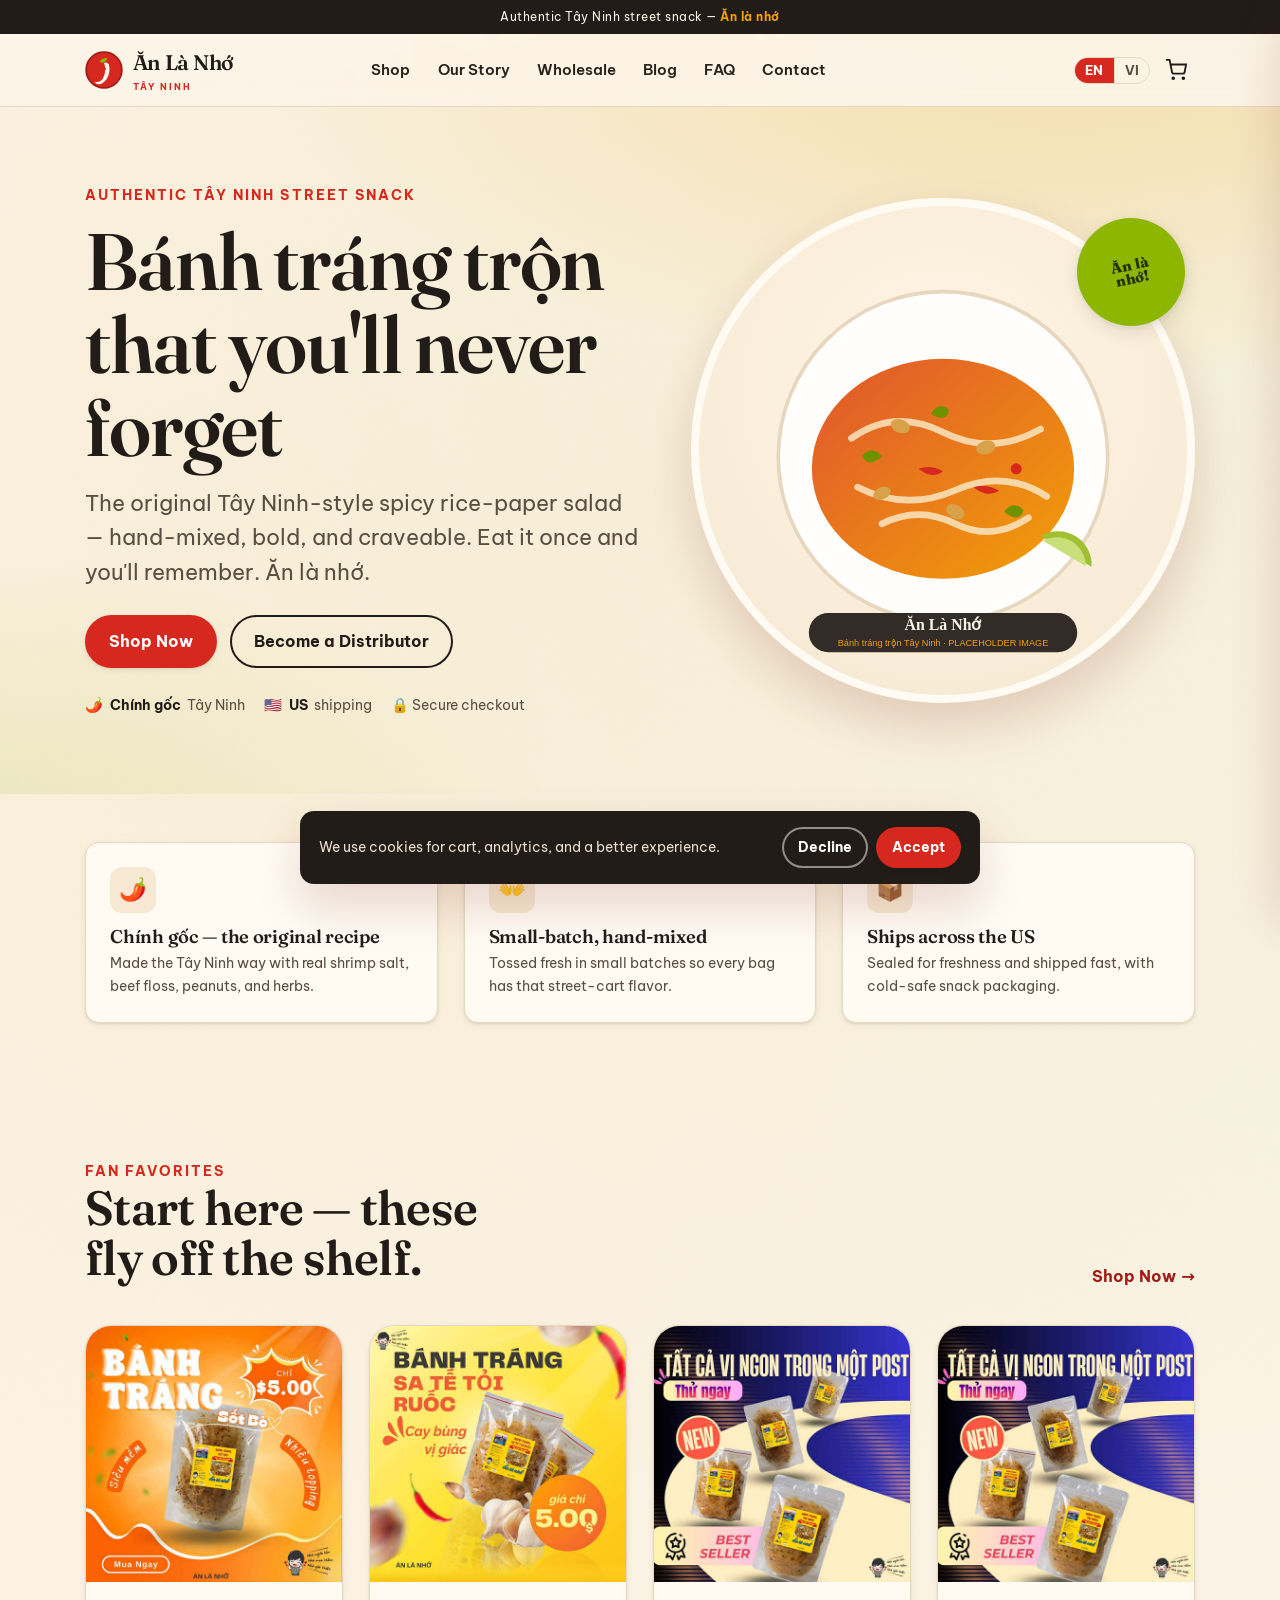
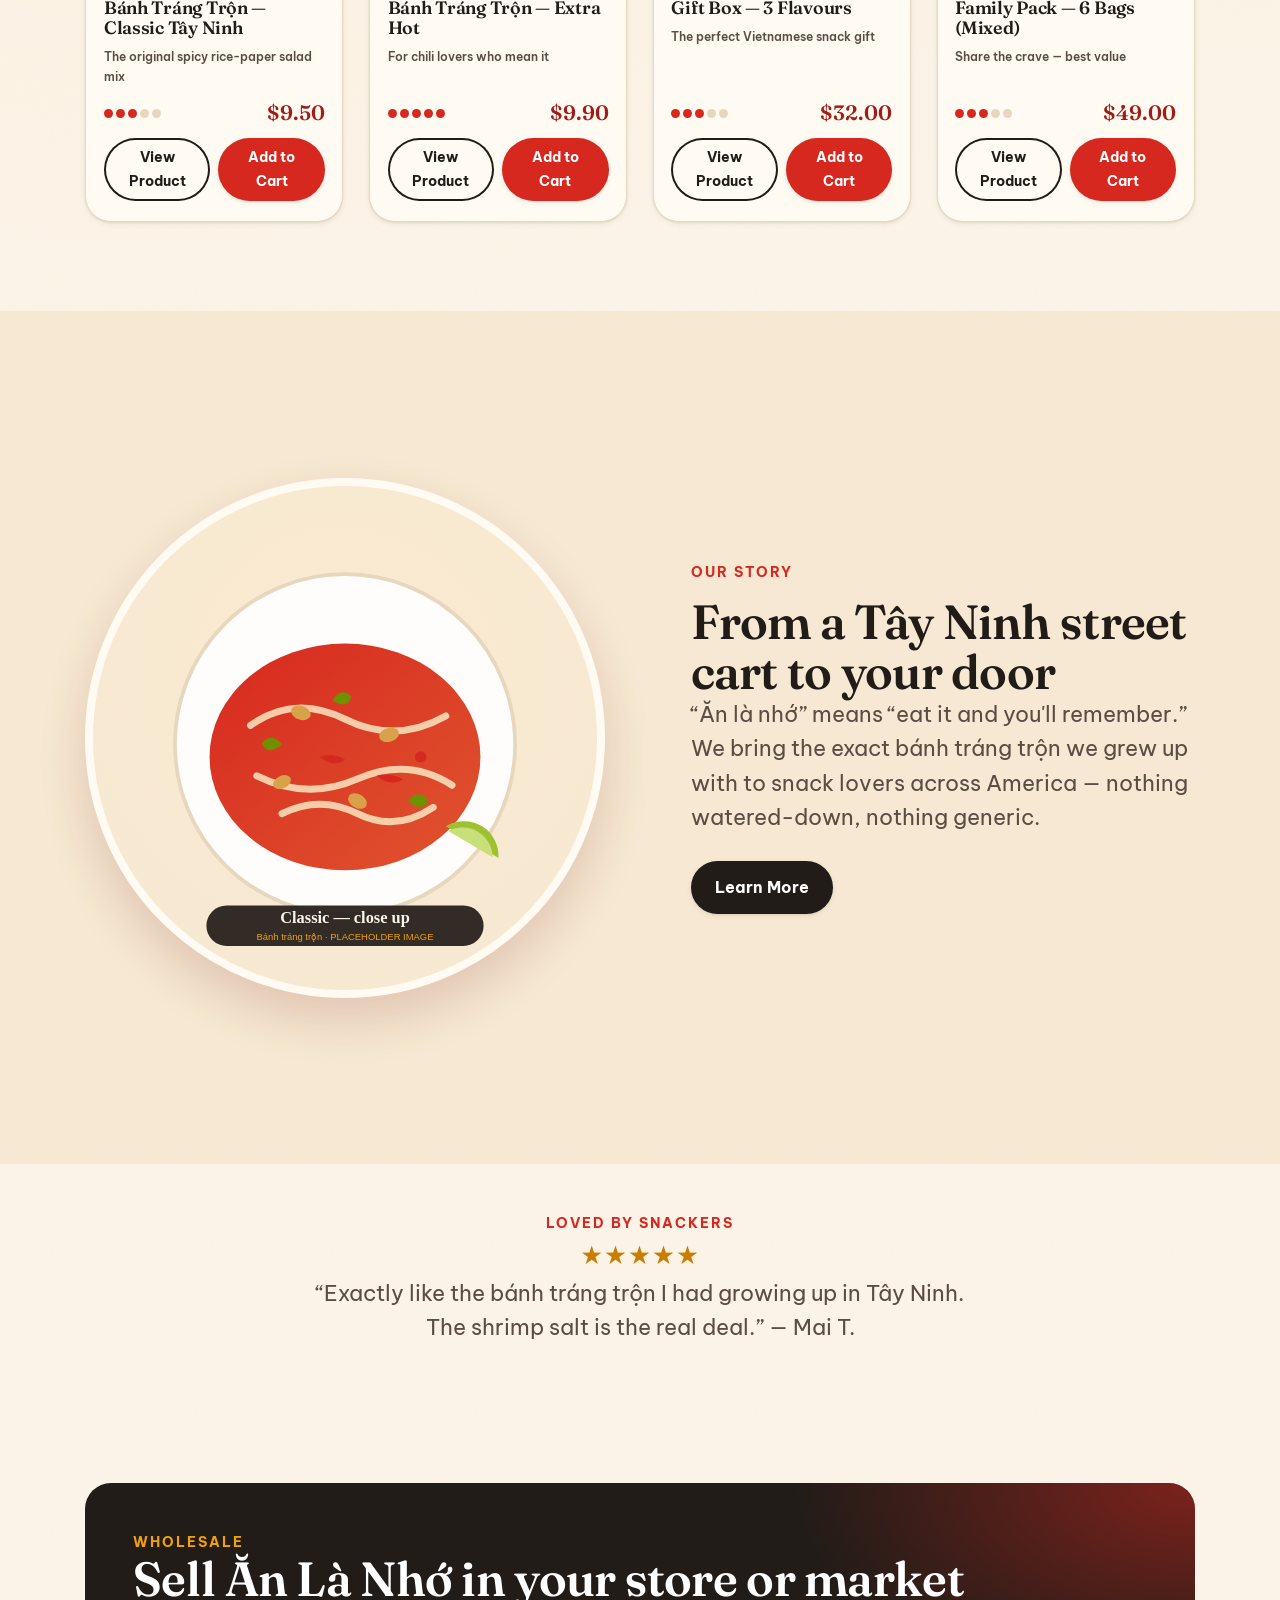
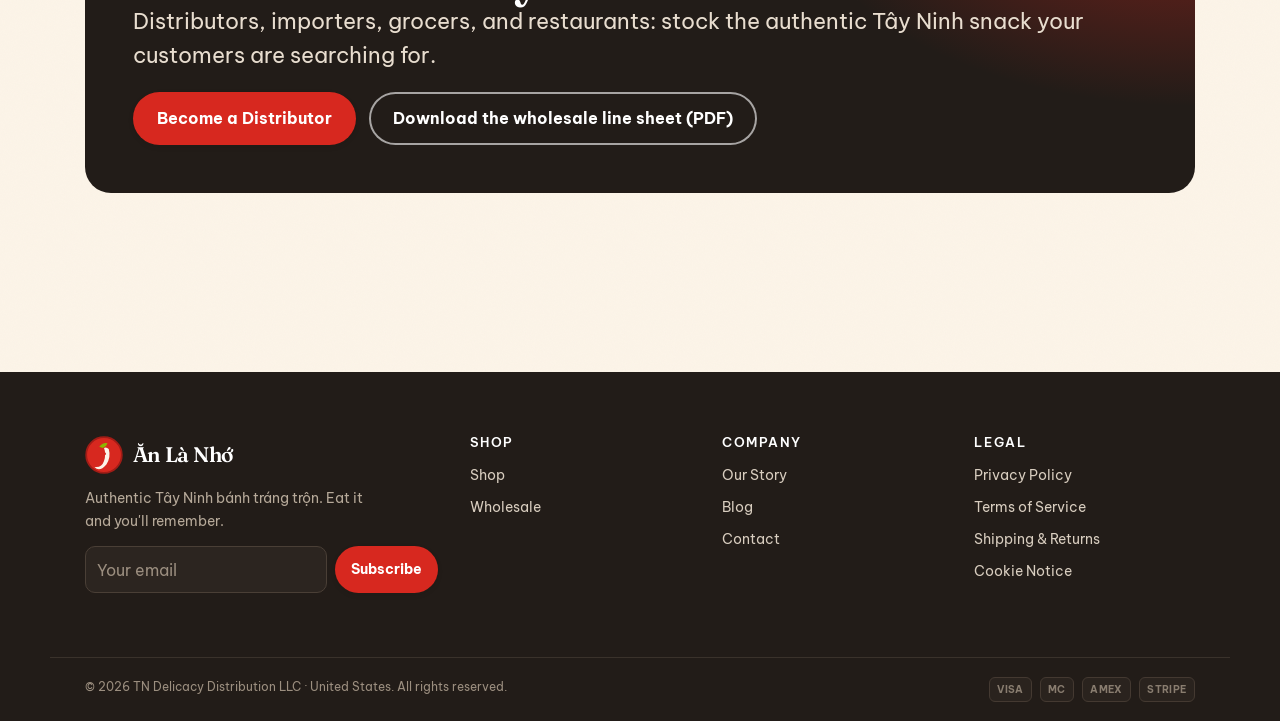
<file: index.html>
﻿<!DOCTYPE html>
<html lang="en" class="no-js">
<head>
  <meta charset="UTF-8" />
  <meta name="viewport" content="width=device-width, initial-scale=1" />

  <!-- ============ SEO: title + description (unique per page) ============ -->
  <title>Ăn Là Nhớ — Authentic Tây Ninh Bánh Tráng Trộn | Buy Online</title>
  <meta name="description" content="Buy authentic Tây Ninh-style bánh tráng trộn online — the original spicy Vietnamese rice-paper salad snack. Hand-mixed, bold, craveable. Shipped across the US. Wholesale available." />
  <link rel="canonical" href="https://anlanho.com/" />

  <!-- hreflang: see README — for true per-language URLs, deploy parallel pages or ?lang= routes -->
  <link rel="alternate" hreflang="en" href="https://anlanho.com/" />
  <link rel="alternate" hreflang="vi" href="https://anlanho.com/?lang=vi" />
  <link rel="alternate" hreflang="x-default" href="https://anlanho.com/" />

  <!-- ============ Open Graph / Twitter ============ -->
  <meta property="og:type" content="website" />
  <meta property="og:site_name" content="Ăn Là Nhớ" />
  <meta property="og:title" content="Ăn Là Nhớ — Authentic Tây Ninh Bánh Tráng Trộn" />
  <meta property="og:description" content="The original spicy Vietnamese rice-paper salad snack. Hand-mixed, bold, craveable. Buy online or become a distributor." />
  <meta property="og:url" content="https://anlanho.com/" />
  <meta property="og:image" content="https://anlanho.com/assets/img/og-default.svg" />
  <meta name="twitter:card" content="summary_large_image" />
  <meta name="twitter:title" content="Ăn Là Nhớ — Authentic Tây Ninh Bánh Tráng Trộn" />
  <meta name="twitter:description" content="The original spicy Vietnamese rice-paper salad snack. Buy online or become a distributor." />
  <meta name="twitter:image" content="https://anlanho.com/assets/img/og-default.svg" />
  <meta name="theme-color" content="#D7281F" />

  <!-- ============ Icons ============ -->
  <link rel="icon" href="assets/img/logo-mark.svg" type="image/svg+xml" />

  <!-- ============ Fonts (self-host in production — see README for CWV) ============ -->
  <link rel="preconnect" href="https://fonts.googleapis.com" />
  <link rel="preconnect" href="https://fonts.gstatic.com" crossorigin />
  <link href="https://fonts.googleapis.com/css2?family=Fraunces:ital,opsz,wght@0,9..144,400;0,9..144,600;1,9..144,500&family=Be+Vietnam+Pro:wght@400;500;600;700;800&display=swap" rel="stylesheet" />

  <!-- ============ Styles ============ -->
  <link rel="stylesheet" href="assets/css/styles.css" />

  <!-- ============ Snipcart (PCI-compliant hosted cart/checkout via Stripe) ============ -->
  <link rel="preconnect" href="https://app.snipcart.com" />
  <link rel="preconnect" href="https://cdn.snipcart.com" />
  <link rel="stylesheet" href="https://cdn.snipcart.com/themes/v3.7.0/default/snipcart.css" />

  <!-- ============ Structured data: Organization + LocalBusiness + WebSite ============ -->
  <script type="application/ld+json">
  {
    "@context": "https://schema.org",
    "@graph": [
      {
        "@type": "Organization",
        "@id": "https://anlanho.com/#org",
        "name": "TN Delicacy Distribution LLC",
        "alternateName": "Ăn Là Nhớ",
        "url": "https://anlanho.com/",
        "logo": "https://anlanho.com/assets/img/logo-mark.svg",
        "description": "Maker and distributor of authentic Tây Ninh-style bánh tráng trộn (Vietnamese spicy rice-paper salad snack).",
        "sameAs": ["https://www.facebook.com/", "https://www.instagram.com/", "https://www.tiktok.com/"]
      },
      {
        "@type": "WebSite",
        "@id": "https://anlanho.com/#website",
        "url": "https://anlanho.com/",
        "name": "Ăn Là Nhớ",
        "publisher": { "@id": "https://anlanho.com/#org" },
        "inLanguage": ["en", "vi"]
      },
      {
        "@type": "LocalBusiness",
        "@id": "https://anlanho.com/#business",
        "name": "Ăn Là Nhớ — TN Delicacy Distribution LLC",
        "image": "https://anlanho.com/assets/img/og-default.svg",
        "url": "https://anlanho.com/",
        "priceRange": "$$",
        "servesCuisine": "Vietnamese",
        "address": { "@type": "PostalAddress", "addressCountry": "US" }
      }
    ]
  }
  </script>

  <!-- ============ Analytics placeholders — DO NOT hardcode real IDs here ============ -->
  <!-- Google Tag Manager (recommended): paste your GTM snippet. See README §Analytics. -->
  <!-- <script>(function(w,d,s,l,i){ ...GTM-XXXXXXX... })(window,document,'script','dataLayer','GTM-XXXXXXX');</script> -->
</head>

<body data-base="./">
  <a class="skip-link" href="#main" data-i18n="nav.skip">Skip to content</a>

  <!-- =================== HEADER (shared across pages) =================== -->
  <header class="site-header">
    <div class="topbar">
      <span data-i18n="home.kicker">Authentic Tây Ninh street snack</span> — <strong>Ăn là nhớ</strong>
    </div>
    <nav class="wrap nav" aria-label="Primary">
      <a class="brand" href="index.html" aria-label="Ăn Là Nhớ home">
        <img class="mark" src="assets/img/logo-mark.svg" alt="" width="38" height="38" />
        <span>Ăn Là Nhớ<small>Tây Ninh</small></span>
      </a>

      <div class="nav-links">
        <a href="pages/shop.html" data-i18n="nav.shop">Shop</a>
        <a href="pages/about.html" data-i18n="nav.story">Our Story</a>
        <a href="pages/wholesale.html" data-i18n="nav.wholesale">Wholesale</a>
        <a href="pages/blog.html" data-i18n="nav.blog">Blog</a>
        <a href="pages/faq.html" data-i18n="nav.faq">FAQ</a>
        <a href="pages/contact.html" data-i18n="nav.contact">Contact</a>
      </div>

      <div class="nav-actions">
        <div class="lang-switcher" role="group" aria-label="Switch language"><button type="button" class="lang-btn" data-lang-btn="en" aria-pressed="true">EN</button><button type="button" class="lang-btn" data-lang-btn="vi" aria-pressed="false">VI</button></div>
        <button class="icon-btn cart-btn snipcart-checkout" aria-label="Open cart">
          <svg width="22" height="22" viewBox="0 0 24 24" fill="none" stroke="currentColor" stroke-width="2" aria-hidden="true"><circle cx="9" cy="21" r="1"/><circle cx="20" cy="21" r="1"/><path d="M1 1h4l2.7 13.4a2 2 0 0 0 2 1.6h9.7a2 2 0 0 0 2-1.6L23 6H6"/></svg>
          <span class="cart-count" data-cart-count data-count="0"></span>
        </button>
        <button class="icon-btn menu-toggle" data-menu-open aria-label="Open menu" aria-expanded="false" aria-controls="mobileNav">
          <svg width="24" height="24" viewBox="0 0 24 24" fill="none" stroke="currentColor" stroke-width="2" aria-hidden="true"><line x1="3" y1="6" x2="21" y2="6"/><line x1="3" y1="12" x2="21" y2="12"/><line x1="3" y1="18" x2="21" y2="18"/></svg>
        </button>
      </div>
    </nav>
  </header>

  <!-- mobile drawer -->
  <div class="nav-overlay" data-nav-overlay></div>
  <aside class="mobile-nav" id="mobileNav" data-mobile-nav aria-label="Mobile">
    <a href="pages/shop.html" data-i18n="nav.shop">Shop</a>
    <a href="pages/about.html" data-i18n="nav.story">Our Story</a>
    <a href="pages/wholesale.html" data-i18n="nav.wholesale">Wholesale</a>
    <a href="pages/blog.html" data-i18n="nav.blog">Blog</a>
    <a href="pages/faq.html" data-i18n="nav.faq">FAQ</a>
    <a href="pages/contact.html" data-i18n="nav.contact">Contact</a>
  </aside>

  <main id="main">
    <!-- =================== HERO =================== -->
    <section class="hero">
      <div class="wrap">
        <div class="hero-grid">
          <div class="hero-copy">
            <p class="kicker" data-i18n="home.kicker">Authentic Tây Ninh street snack</p>
            <h1><span data-i18n="home.h1">Bánh tráng trộn that you'll never forget</span></h1>
            <p class="lead" data-i18n="home.sub">The original Tây Ninh-style spicy rice-paper salad — hand-mixed, bold, and craveable. Eat it once and you'll remember. Ăn là nhớ.</p>
            <div class="hero-cta">
              <a class="btn" href="pages/shop.html" data-i18n="cta.shop">Shop Now</a>
              <a class="btn btn--ghost" href="pages/wholesale.html" data-i18n="cta.distributor">Become a Distributor</a>
            </div>
            <div class="hero-trust">
              <span>🌶️ <b>Chính gốc</b> Tây Ninh</span>
              <span>🇺🇸 <b>US</b> shipping</span>
              <span>🔒 Secure checkout</span>
            </div>
          </div>
          <div class="hero-media">
            <img class="plate" src="assets/img/hero-plate.svg" alt="A plate of authentic Tây Ninh bánh tráng trộn with chili, peanuts, herbs and lime" width="560" height="560" fetchpriority="high" />
            <span class="sticker">Ăn là<br>nhớ!</span>
          </div>
        </div>
      </div>
    </section>

    <!-- =================== SELLING POINTS =================== -->
    <section class="section section--tight">
      <div class="wrap">
        <div class="grid grid--3">
          <div class="feature reveal"><div class="ic">🌶️</div><h3 data-i18n="home.point1.t">Chính gốc — the original recipe</h3><p data-i18n="home.point1.d">Made the Tây Ninh way with real shrimp salt, beef floss, peanuts, and herbs.</p></div>
          <div class="feature reveal"><div class="ic">👐</div><h3 data-i18n="home.point2.t">Small-batch, hand-mixed</h3><p data-i18n="home.point2.d">Tossed fresh in small batches so every bag has that street-cart flavor.</p></div>
          <div class="feature reveal"><div class="ic">📦</div><h3 data-i18n="home.point3.t">Ships across the US</h3><p data-i18n="home.point3.d">Sealed for freshness and shipped fast, with cold-safe snack packaging.</p></div>
        </div>
      </div>
    </section>

    <!-- =================== FEATURED PRODUCTS =================== -->
    <section class="section">
      <div class="wrap">
        <div class="section-head">
          <div class="titles">
            <p class="kicker" data-i18n="home.featured">Fan favorites</p>
            <h2 data-i18n="home.featured.sub">Start here — these fly off the shelf.</h2>
          </div>
          <a class="link-arrow" href="pages/shop.html" data-i18n="cta.shop">Shop Now</a>
        </div>
        <div class="grid grid--4" data-featured-grid>
          <!-- rendered by home.js from data/products.json -->
        </div>
      </div>
    </section>

    <!-- =================== STORY =================== -->
    <section class="section" style="background:var(--cream-deep)">
      <div class="wrap">
        <div class="hero-grid">
          <div class="hero-media">
            <img class="plate" src="assets/img/product-classic-2.svg" alt="Close-up of bánh tráng trộn being hand-mixed" width="520" height="520" loading="lazy" />
          </div>
          <div class="hero-copy reveal">
            <p class="kicker" data-i18n="home.story.kicker">Our Story</p>
            <h2 data-i18n="home.story.t">From a Tây Ninh street cart to your door</h2>
            <p class="lead" data-i18n="home.story.d">“Ăn là nhớ” means “eat it and you'll remember.” We bring the exact bánh tráng trộn we grew up with to snack lovers across America — nothing watered-down, nothing generic.</p>
            <div class="hero-cta"><a class="btn btn--dark" href="pages/about.html" data-i18n="cta.learnmore">Learn More</a></div>
          </div>
        </div>
      </div>
    </section>

    <!-- =================== SOCIAL PROOF =================== -->
    <section class="section--tight section">
      <div class="wrap center">
        <p class="kicker" data-i18n="home.social">Loved by snackers</p>
        <p class="stars" style="font-size:1.6rem">★★★★★</p>
        <p class="lead" style="max-width:46ch;margin-inline:auto">“Exactly like the bánh tráng trộn I had growing up in Tây Ninh. The shrimp salt is the real deal.” — Mai T.</p>
      </div>
    </section>

    <!-- =================== B2B CTA =================== -->
    <section class="section">
      <div class="wrap">
        <div class="cta-banner reveal">
          <p class="kicker" style="color:var(--turmeric)" data-i18n="nav.wholesale">Wholesale</p>
          <h2 data-i18n="home.b2b.t">Sell Ăn Là Nhớ in your store or market</h2>
          <p class="lead" data-i18n="home.b2b.d">Distributors, importers, grocers, and restaurants: stock the authentic Tây Ninh snack your customers are searching for.</p>
          <div class="hero-cta">
            <a class="btn" href="pages/wholesale.html" data-i18n="cta.distributor">Become a Distributor</a>
            <a class="btn btn--ghost" style="box-shadow:inset 0 0 0 2px rgba(255,255,255,.6);color:#fff" href="pages/wholesale.html#linesheet" data-i18n="wholesale.download">Download the wholesale line sheet (PDF)</a>
          </div>
        </div>
      </div>
    </section>
  </main>

  <!-- =================== FOOTER (shared across pages) =================== -->
  <footer class="site-footer">
    <div class="wrap footer-top">
      <div class="footer-brand">
        <a class="brand" href="index.html"><img class="mark" src="assets/img/logo-mark.svg" alt="" width="38" height="38"><span>Ăn Là Nhớ</span></a>
        <p data-i18n="footer.tagline">Authentic Tây Ninh bánh tráng trộn. Eat it and you'll remember.</p>
        <form class="news-form" data-ajax-form action="https://formspree.io/f/YOUR_FORM_ID" method="POST" aria-label="Newsletter">
          <label class="sr-only" for="news" data-i18n="footer.newsletter">Get a discount + snack news</label>
          <input id="news" type="email" name="email" required placeholder="Your email" data-i18n-attr="placeholder:footer.newsletter.ph" />
          <span class="hp" aria-hidden="true"><input type="text" name="_gotcha" tabindex="-1" autocomplete="off" /></span>
          <button class="btn btn--sm" type="submit" data-i18n="footer.subscribe">Subscribe</button>
        </form>
      </div>
      <div class="footer-col">
        <h4 data-i18n="footer.shop">Shop</h4>
        <ul>
          <li><a href="pages/shop.html" data-i18n="nav.shop">Shop</a></li>
          <li><a href="pages/wholesale.html" data-i18n="nav.wholesale">Wholesale</a></li>
        </ul>
      </div>
      <div class="footer-col">
        <h4 data-i18n="footer.company">Company</h4>
        <ul>
          <li><a href="pages/about.html" data-i18n="nav.story">Our Story</a></li>
          <li><a href="pages/blog.html" data-i18n="nav.blog">Blog</a></li>
          <li><a href="pages/contact.html" data-i18n="nav.contact">Contact</a></li>
        </ul>
      </div>
      <div class="footer-col">
        <h4 data-i18n="footer.legal">Legal</h4>
        <ul>
          <li><a href="pages/privacy.html" data-i18n="footer.privacy">Privacy Policy</a></li>
          <li><a href="pages/terms.html" data-i18n="footer.terms">Terms of Service</a></li>
          <li><a href="pages/shipping.html" data-i18n="footer.shipping">Shipping &amp; Returns</a></li>
          <li><a href="pages/cookies.html" data-i18n="footer.cookies">Cookie Notice</a></li>
        </ul>
      </div>
    </div>
    <div class="wrap footer-bottom">
      <span>© <span data-year>2025</span> <span data-i18n="footer.address">TN Delicacy Distribution LLC · United States</span>. <span data-i18n="footer.rights">All rights reserved.</span></span>
      <span class="pay-icons" aria-label="Accepted payments"><span>VISA</span><span>MC</span><span>AMEX</span><span>STRIPE</span></span>
    </div>
  </footer>

  <!-- =================== Cookie banner =================== -->
  <div class="cookie-banner" data-cookie role="dialog" aria-live="polite" aria-label="Cookie notice">
    <p data-i18n="cookie.text">We use cookies for cart, analytics, and a better experience.</p>
    <div class="acts">
      <button class="btn btn--sm btn--ghost" style="box-shadow:inset 0 0 0 2px rgba(255,255,255,.5);color:#fff" data-cookie-choice="decline" data-i18n="cookie.decline">Decline</button>
      <button class="btn btn--sm" data-cookie-choice="accept" data-i18n="cookie.accept">Accept</button>
    </div>
  </div>

  <!-- =================== Snipcart mount + scripts =================== -->
  <!-- Paste your PUBLIC Snipcart API key below (safe for client code). -->
  <div hidden id="snipcart" data-api-key="YOUR_SNIPCART_PUBLIC_API_KEY" data-config-modal-style="side"></div>
  <script async src="https://cdn.snipcart.com/themes/v3.7.0/default/snipcart.js"></script>

  <!-- App scripts (deferred, non-render-blocking) -->
  <script defer src="assets/js/i18n-data.js"></script>
  <script defer src="assets/js/i18n.js?v=4"></script>
  <script defer src="assets/js/main.js"></script>
  <script defer src="assets/js/home.js"></script>
</body>
</html>
</file>
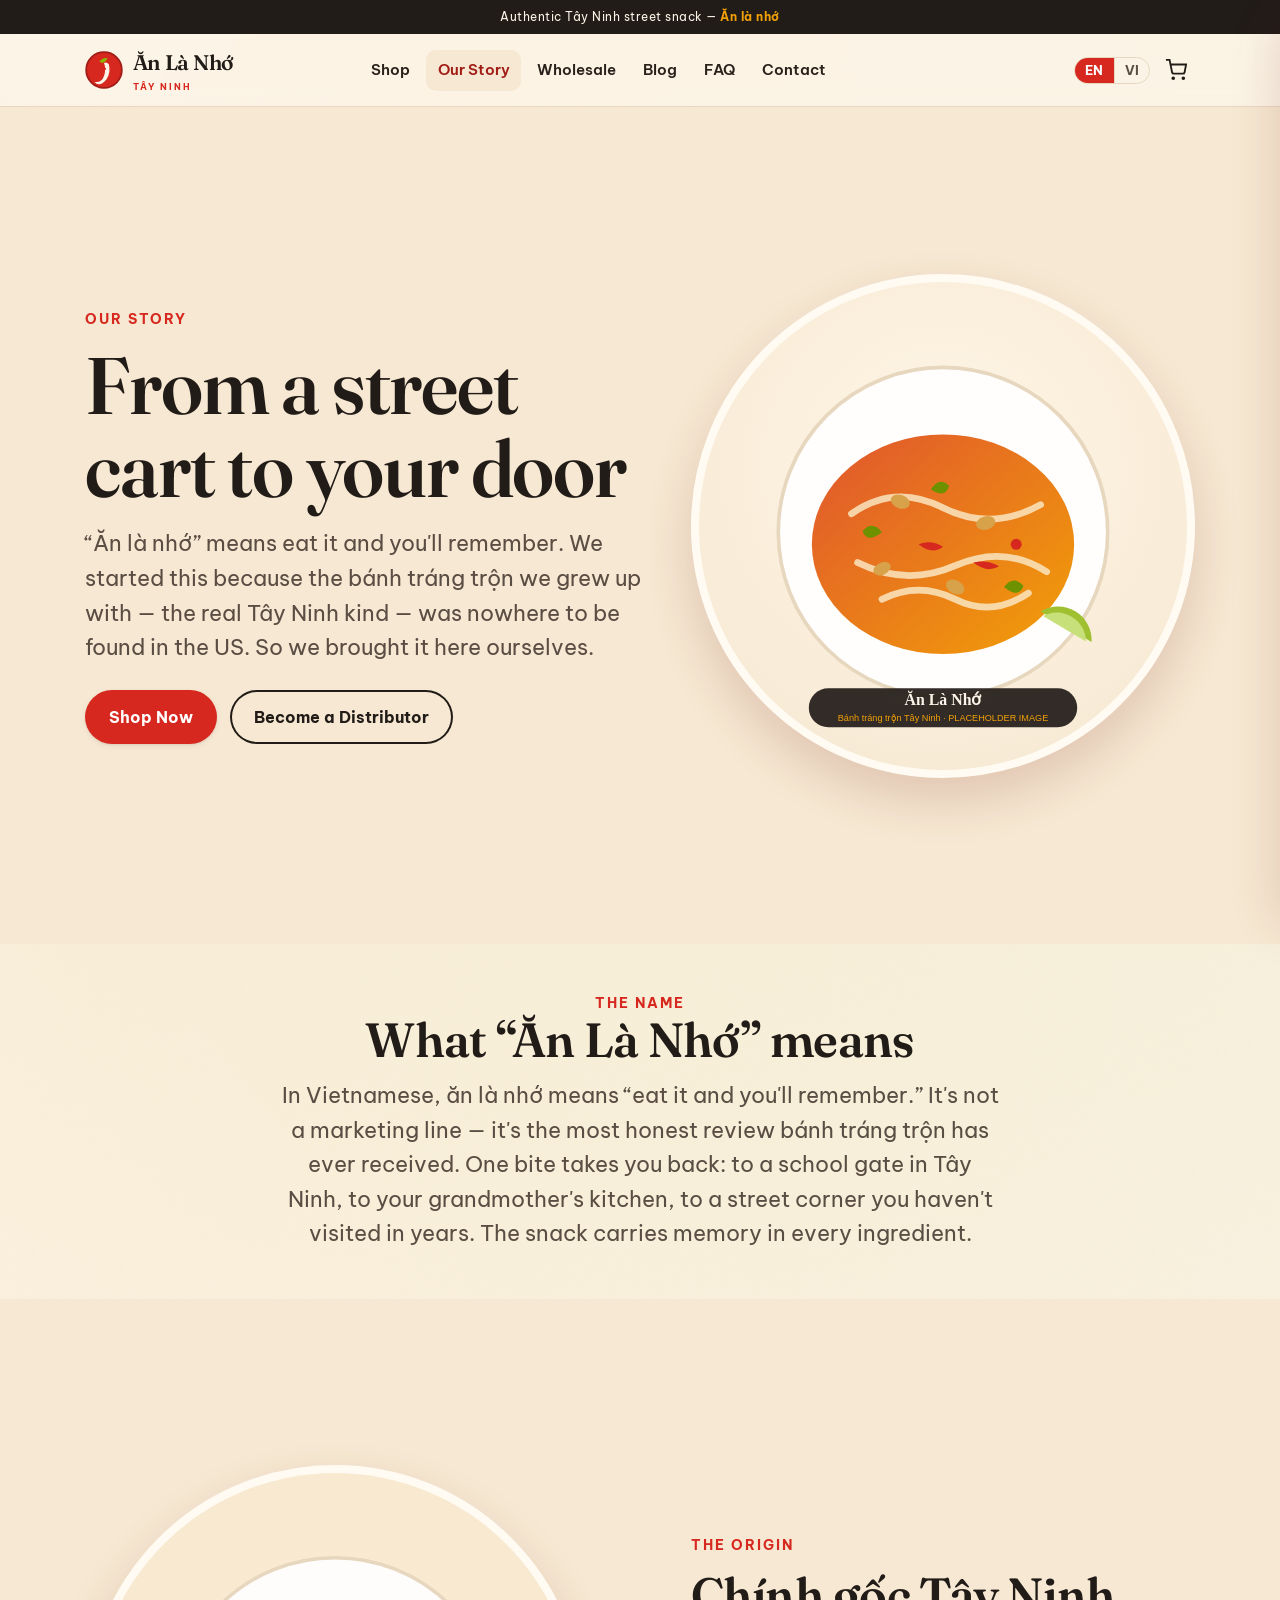
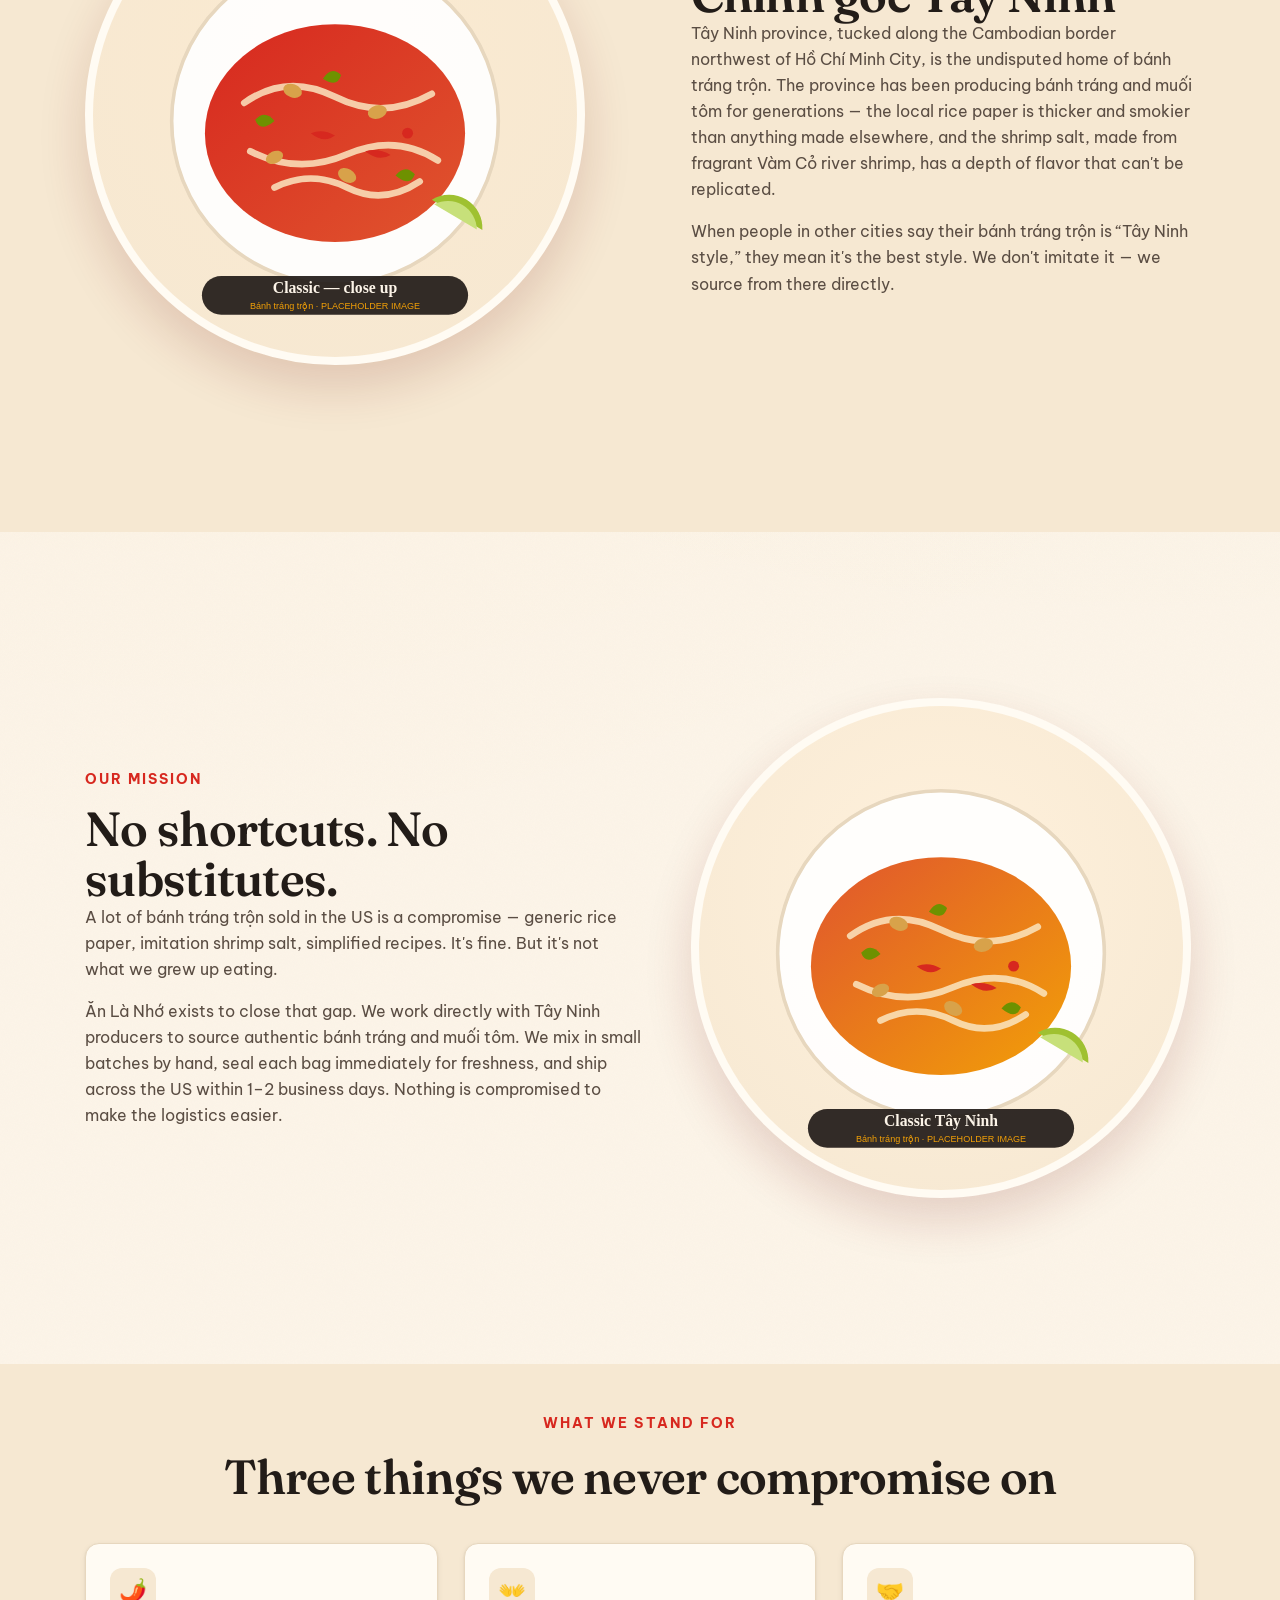
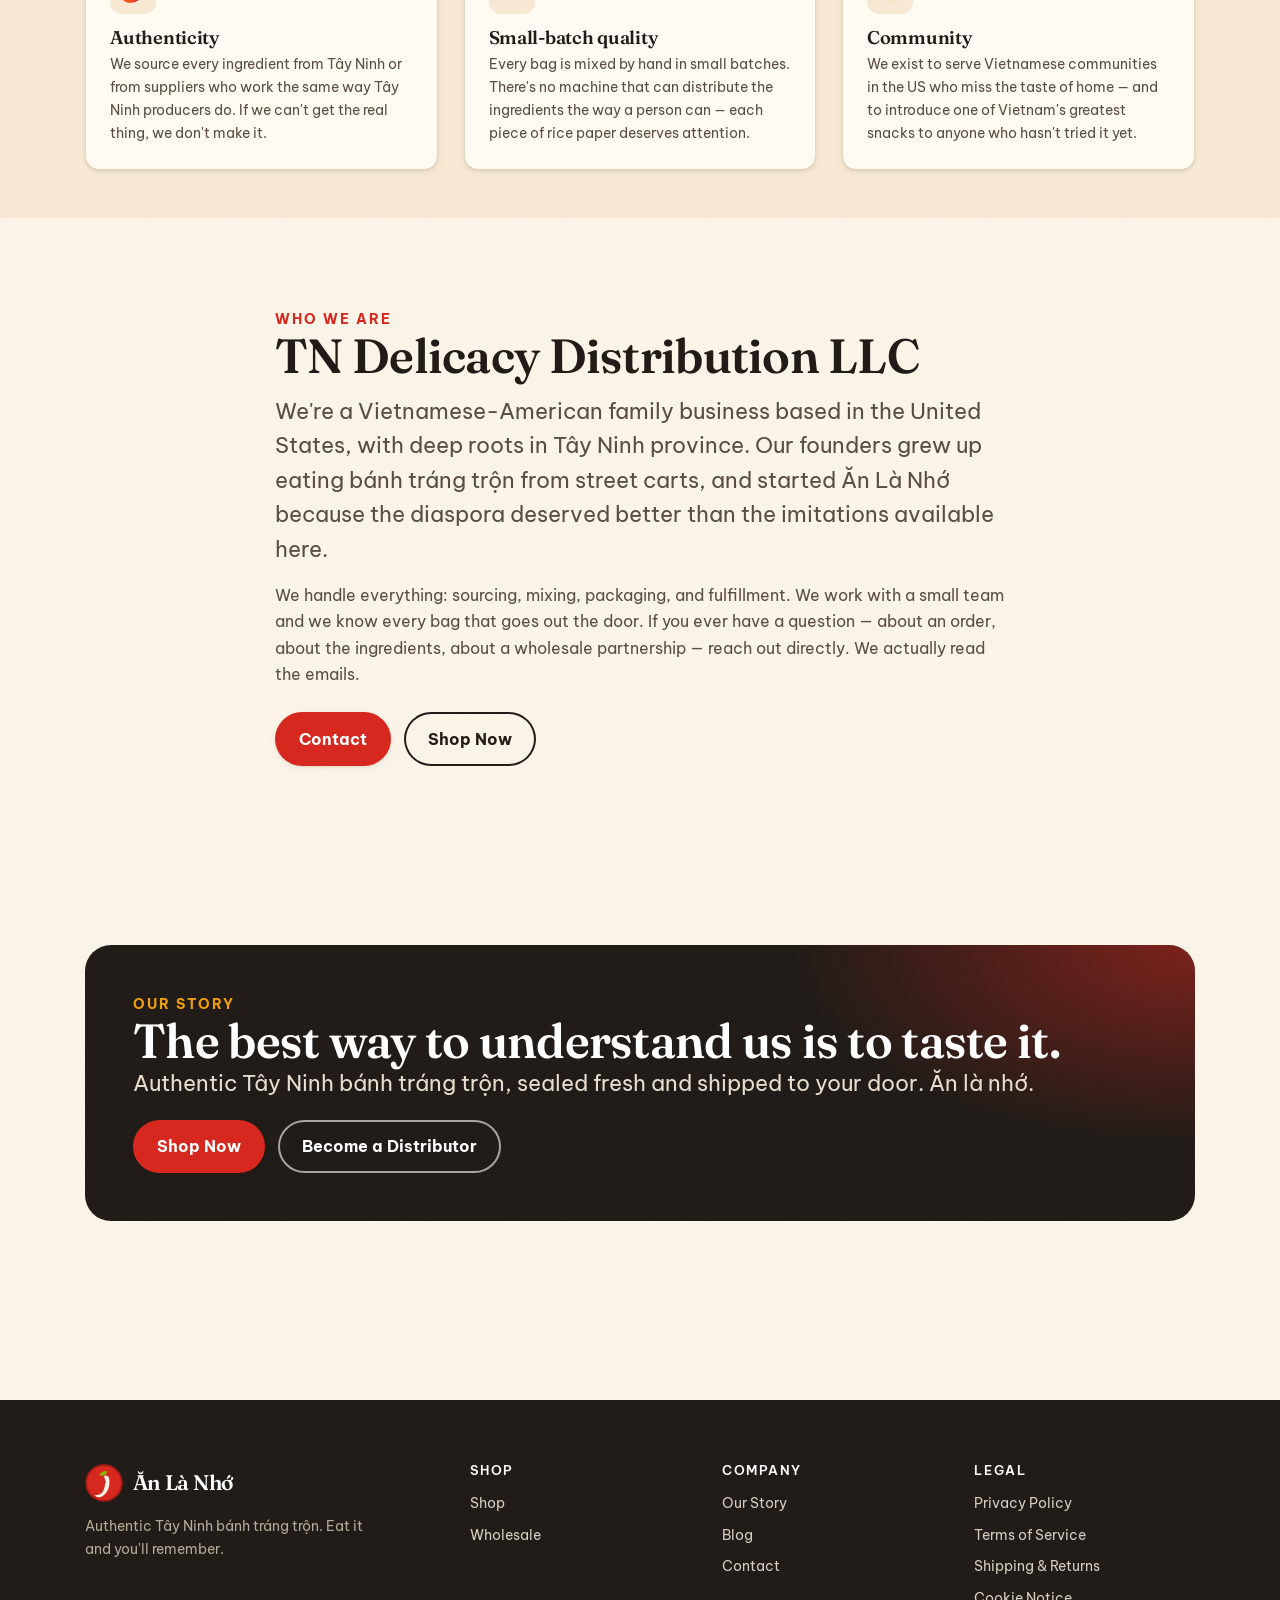
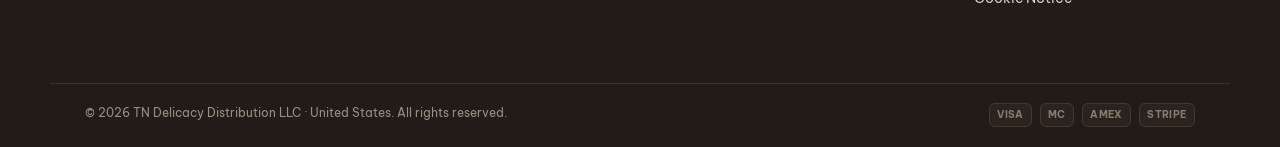
<file: pages/about.html>
﻿<!DOCTYPE html>
<html lang="en" class="no-js">
<head>
  <meta charset="UTF-8" />
  <meta name="viewport" content="width=device-width, initial-scale=1" />
  <title>Our Story — Authentic Tây Ninh Bánh Tráng Trộn | Ăn Là Nhớ</title>
  <meta name="description" content="Ăn Là Nhớ brings the authentic Tây Ninh bánh tráng trộn to Vietnamese communities across the US. No shortcuts. No substitutes. Just the real thing." />
  <link rel="canonical" href="https://anlanho.com/pages/about.html" />
  <link rel="alternate" hreflang="en" href="https://anlanho.com/pages/about.html" />
  <link rel="alternate" hreflang="vi" href="https://anlanho.com/pages/about.html?lang=vi" />
  <link rel="alternate" hreflang="x-default" href="https://anlanho.com/pages/about.html" />

  <meta property="og:type" content="website" />
  <meta property="og:site_name" content="Ăn Là Nhớ" />
  <meta property="og:title" content="Our Story | Ăn Là Nhớ" />
  <meta property="og:description" content="From a Tây Ninh street cart to your door — the story of Ăn Là Nhớ." />
  <meta property="og:url" content="https://anlanho.com/pages/about.html" />
  <meta property="og:image" content="https://anlanho.com/assets/img/og-default.svg" />
  <meta name="twitter:card" content="summary_large_image" />
  <meta name="theme-color" content="#D7281F" />
  <link rel="icon" href="../assets/img/logo-mark.svg" type="image/svg+xml" />

  <link rel="preconnect" href="https://fonts.googleapis.com" />
  <link rel="preconnect" href="https://fonts.gstatic.com" crossorigin />
  <link href="https://fonts.googleapis.com/css2?family=Fraunces:ital,opsz,wght@0,9..144,400;0,9..144,600;1,9..144,500&family=Be+Vietnam+Pro:wght@400;500;600;700;800&display=swap" rel="stylesheet" />
  <link rel="stylesheet" href="../assets/css/styles.css" />

  <script type="application/ld+json">
  {"@context":"https://schema.org","@type":"BreadcrumbList","itemListElement":[
    {"@type":"ListItem","position":1,"name":"Home","item":"https://anlanho.com/"},
    {"@type":"ListItem","position":2,"name":"Our Story","item":"https://anlanho.com/pages/about.html"}
  ]}
  </script>
</head>

<body data-base="../">
  <a class="skip-link" href="#main" data-i18n="nav.skip">Skip to content</a>

  <header class="site-header">
    <div class="topbar"><span data-i18n="home.kicker">Authentic Tây Ninh street snack</span> — <strong>Ăn là nhớ</strong></div>
    <nav class="wrap nav" aria-label="Primary">
      <a class="brand" href="../index.html" aria-label="Ăn Là Nhớ home"><img class="mark" src="../assets/img/logo-mark.svg" alt="" width="38" height="38" /><span>Ăn Là Nhớ<small>Tây Ninh</small></span></a>
      <div class="nav-links">
        <a href="shop.html" data-i18n="nav.shop">Shop</a>
        <a href="about.html" data-i18n="nav.story" aria-current="page">Our Story</a>
        <a href="wholesale.html" data-i18n="nav.wholesale">Wholesale</a>
        <a href="blog.html" data-i18n="nav.blog">Blog</a>
        <a href="faq.html" data-i18n="nav.faq">FAQ</a>
        <a href="contact.html" data-i18n="nav.contact">Contact</a>
      </div>
      <div class="nav-actions">
        <div class="lang-switcher" role="group" aria-label="Switch language"><button type="button" class="lang-btn" data-lang-btn="en" aria-pressed="true">EN</button><button type="button" class="lang-btn" data-lang-btn="vi" aria-pressed="false">VI</button></div>
        <button class="icon-btn cart-btn snipcart-checkout" aria-label="Open cart"><svg width="22" height="22" viewBox="0 0 24 24" fill="none" stroke="currentColor" stroke-width="2" aria-hidden="true"><circle cx="9" cy="21" r="1"/><circle cx="20" cy="21" r="1"/><path d="M1 1h4l2.7 13.4a2 2 0 0 0 2 1.6h9.7a2 2 0 0 0 2-1.6L23 6H6"/></svg><span class="cart-count" data-cart-count data-count="0"></span></button>
        <button class="icon-btn menu-toggle" data-menu-open aria-label="Open menu" aria-expanded="false" aria-controls="mobileNav"><svg width="24" height="24" viewBox="0 0 24 24" fill="none" stroke="currentColor" stroke-width="2" aria-hidden="true"><line x1="3" y1="6" x2="21" y2="6"/><line x1="3" y1="12" x2="21" y2="12"/><line x1="3" y1="18" x2="21" y2="18"/></svg></button>
      </div>
    </nav>
  </header>
  <div class="nav-overlay" data-nav-overlay></div>
  <aside class="mobile-nav" id="mobileNav" data-mobile-nav aria-label="Mobile">
    <a href="shop.html" data-i18n="nav.shop">Shop</a>
    <a href="about.html" data-i18n="nav.story">Our Story</a>
    <a href="wholesale.html" data-i18n="nav.wholesale">Wholesale</a>
    <a href="blog.html" data-i18n="nav.blog">Blog</a>
    <a href="faq.html" data-i18n="nav.faq">FAQ</a>
    <a href="contact.html" data-i18n="nav.contact">Contact</a>
  </aside>

  <main id="main">

    <!-- Hero -->
    <section class="section" style="background:var(--cream-deep)">
      <div class="wrap">
        <div class="hero-grid">
          <div class="hero-copy">
            <p class="kicker" data-i18n="home.story.kicker">Our Story</p>
            <h1 data-i18n="about.h1">From a street cart to your door</h1>
            <p class="lead" data-i18n="about.sub">"Ăn là nhớ" means eat it and you'll remember. We started this because the bánh tráng trộn we grew up with — the real Tây Ninh kind — was nowhere to be found in the US. So we brought it here ourselves.</p>
            <div class="hero-cta">
              <a class="btn" href="shop.html" data-i18n="cta.shop">Shop Now</a>
              <a class="btn btn--ghost" href="wholesale.html" data-i18n="cta.distributor">Become a Distributor</a>
            </div>
          </div>
          <div class="hero-media">
            <img class="plate" src="../assets/img/hero-plate.svg" alt="Authentic Tây Ninh bánh tráng trộn" width="520" height="520" loading="lazy" />
          </div>
        </div>
      </div>
    </section>

    <!-- The name -->
    <section class="section--tight section">
      <div class="wrap center">
        <p class="kicker" data-i18n="about.name.kicker">The name</p>
        <h2 style="max-width:18ch;margin-inline:auto" data-i18n="about.name.h">What "Ăn Là Nhớ" means</h2>
        <p class="lead" style="max-width:48ch;margin-inline:auto;margin-top:.8rem" data-i18n="about.name.d">In Vietnamese, <em>ăn là nhớ</em> means "eat it and you'll remember." It's not a marketing line — it's the most honest review bánh tráng trộn has ever received. One bite takes you back: to a school gate in Tây Ninh, to your grandmother's kitchen, to a street corner you haven't visited in years. The snack carries memory in every ingredient.</p>
      </div>
    </section>

    <!-- Story sections -->
    <section class="section" style="background:var(--cream-deep)">
      <div class="wrap">
        <div class="hero-grid">
          <div class="hero-media reveal">
            <img class="plate" src="../assets/img/product-classic-2.svg" alt="Bánh tráng trộn being hand-mixed" width="500" height="500" loading="lazy" />
          </div>
          <div class="hero-copy reveal">
            <p class="kicker" data-i18n="about.origin.kicker">The origin</p>
            <h2 data-i18n="about.origin.h">Chính gốc Tây Ninh</h2>
            <p data-i18n="about.origin.d1">Tây Ninh province, tucked along the Cambodian border northwest of Hồ Chí Minh City, is the undisputed home of bánh tráng trộn. The province has been producing bánh tráng and muối tôm for generations — the local rice paper is thicker and smokier than anything made elsewhere, and the shrimp salt, made from fragrant Vàm Cỏ river shrimp, has a depth of flavor that can't be replicated.</p>
            <p style="margin-top:1rem" data-i18n="about.origin.d2">When people in other cities say their bánh tráng trộn is "Tây Ninh style," they mean it's the best style. We don't imitate it — we source from there directly.</p>
          </div>
        </div>
      </div>
    </section>

    <section class="section">
      <div class="wrap">
        <div class="hero-grid">
          <div class="hero-copy reveal">
            <p class="kicker" data-i18n="about.mission.kicker">Our mission</p>
            <h2 data-i18n="about.mission.h">No shortcuts. No substitutes.</h2>
            <p data-i18n="about.mission.d1">A lot of bánh tráng trộn sold in the US is a compromise — generic rice paper, imitation shrimp salt, simplified recipes. It's fine. But it's not what we grew up eating.</p>
            <p style="margin-top:1rem" data-i18n="about.mission.d2">Ăn Là Nhớ exists to close that gap. We work directly with Tây Ninh producers to source authentic bánh tráng and muối tôm. We mix in small batches by hand, seal each bag immediately for freshness, and ship across the US within 1–2 business days. Nothing is compromised to make the logistics easier.</p>
          </div>
          <div class="hero-media reveal">
            <img class="plate" src="../assets/img/product-classic-1.svg" alt="Sealed bags of Ăn Là Nhớ bánh tráng trộn" width="500" height="500" loading="lazy" />
          </div>
        </div>
      </div>
    </section>

    <!-- Values -->
    <section class="section--tight section" style="background:var(--cream-deep)">
      <div class="wrap">
        <div class="section-head center" style="justify-content:center;flex-direction:column;align-items:center;margin-bottom:clamp(1.4rem,3vw,2.2rem)">
          <p class="kicker" data-i18n="about.values.kicker">What we stand for</p>
          <h2 data-i18n="about.values.h">Three things we never compromise on</h2>
        </div>
        <div class="grid grid--3">
          <div class="feature reveal">
            <div class="ic">🌶️</div>
            <h3 data-i18n="about.v1.t">Authenticity</h3>
            <p data-i18n="about.v1.d">We source every ingredient from Tây Ninh or from suppliers who work the same way Tây Ninh producers do. If we can't get the real thing, we don't make it.</p>
          </div>
          <div class="feature reveal">
            <div class="ic">👐</div>
            <h3 data-i18n="about.v2.t">Small-batch quality</h3>
            <p data-i18n="about.v2.d">Every bag is mixed by hand in small batches. There's no machine that can distribute the ingredients the way a person can — each piece of rice paper deserves attention.</p>
          </div>
          <div class="feature reveal">
            <div class="ic">🤝</div>
            <h3 data-i18n="about.v3.t">Community</h3>
            <p data-i18n="about.v3.d">We exist to serve Vietnamese communities in the US who miss the taste of home — and to introduce one of Vietnam's greatest snacks to anyone who hasn't tried it yet.</p>
          </div>
        </div>
      </div>
    </section>

    <!-- Who we are -->
    <section class="section">
      <div class="wrap" style="max-width:800px">
        <p class="kicker" data-i18n="about.who.kicker">Who we are</p>
        <h2 data-i18n="about.who.h">TN Delicacy Distribution LLC</h2>
        <p class="lead" style="margin-top:.8rem" data-i18n="about.who.d">We're a Vietnamese-American family business based in the United States, with deep roots in Tây Ninh province. Our founders grew up eating bánh tráng trộn from street carts, and started Ăn Là Nhớ because the diaspora deserved better than the imitations available here.</p>
        <p style="margin-top:1rem" data-i18n="about.who.d2">We handle everything: sourcing, mixing, packaging, and fulfillment. We work with a small team and we know every bag that goes out the door. If you ever have a question — about an order, about the ingredients, about a wholesale partnership — reach out directly. We actually read the emails.</p>
        <div class="hero-cta" style="margin-top:1.6rem">
          <a class="btn" href="contact.html" data-i18n="nav.contact">Contact Us</a>
          <a class="btn btn--ghost" href="shop.html" data-i18n="cta.shop">Shop Now</a>
        </div>
      </div>
    </section>

    <!-- CTA -->
    <section class="section">
      <div class="wrap">
        <div class="cta-banner reveal">
          <p class="kicker" style="color:var(--turmeric)" data-i18n="home.story.kicker">Our Story</p>
          <h2 data-i18n="about.cta.h">The best way to understand us is to taste it.</h2>
          <p class="lead" data-i18n="about.cta.d">Authentic Tây Ninh bánh tráng trộn, sealed fresh and shipped to your door. Ăn là nhớ.</p>
          <div class="hero-cta">
            <a class="btn" href="shop.html" data-i18n="cta.shop">Shop Now</a>
            <a class="btn btn--ghost" style="box-shadow:inset 0 0 0 2px rgba(255,255,255,.6);color:#fff" href="wholesale.html" data-i18n="cta.distributor">Become a Distributor</a>
          </div>
        </div>
      </div>
    </section>

  </main>

  <footer class="site-footer">
    <div class="wrap footer-top">
      <div class="footer-brand">
        <a class="brand" href="../index.html"><img class="mark" src="../assets/img/logo-mark.svg" alt="" width="38" height="38"><span>Ăn Là Nhớ</span></a>
        <p data-i18n="footer.tagline">Authentic Tây Ninh bánh tráng trộn. Eat it and you'll remember.</p>
      </div>
      <div class="footer-col"><h4 data-i18n="footer.shop">Shop</h4><ul><li><a href="shop.html" data-i18n="nav.shop">Shop</a></li><li><a href="wholesale.html" data-i18n="nav.wholesale">Wholesale</a></li></ul></div>
      <div class="footer-col"><h4 data-i18n="footer.company">Company</h4><ul><li><a href="about.html" data-i18n="nav.story">Our Story</a></li><li><a href="blog.html" data-i18n="nav.blog">Blog</a></li><li><a href="contact.html" data-i18n="nav.contact">Contact</a></li></ul></div>
      <div class="footer-col"><h4 data-i18n="footer.legal">Legal</h4><ul><li><a href="privacy.html" data-i18n="footer.privacy">Privacy Policy</a></li><li><a href="terms.html" data-i18n="footer.terms">Terms of Service</a></li><li><a href="shipping.html" data-i18n="footer.shipping">Shipping &amp; Returns</a></li><li><a href="cookies.html" data-i18n="footer.cookies">Cookie Notice</a></li></ul></div>
    </div>
    <div class="wrap footer-bottom">
      <span>© <span data-year>2025</span> <span data-i18n="footer.address">TN Delicacy Distribution LLC · United States</span>. <span data-i18n="footer.rights">All rights reserved.</span></span>
      <span class="pay-icons" aria-label="Accepted payments"><span>VISA</span><span>MC</span><span>AMEX</span><span>STRIPE</span></span>
    </div>
  </footer>

  <!-- REQUIRED: Replace with your Snipcart public API key from https://app.snipcart.com/dashboard/account/credentials -->
  <div hidden id="snipcart" data-api-key="YOUR_SNIPCART_PUBLIC_API_KEY" data-config-modal-style="side"></div>
  <script async src="https://cdn.snipcart.com/themes/v3.7.0/default/snipcart.js"></script>
  <script defer src="../assets/js/i18n-data.js"></script>
  <script defer src="../assets/js/i18n.js?v=4"></script>
  <script defer src="../assets/js/main.js"></script>
</body>
</html>
</file>
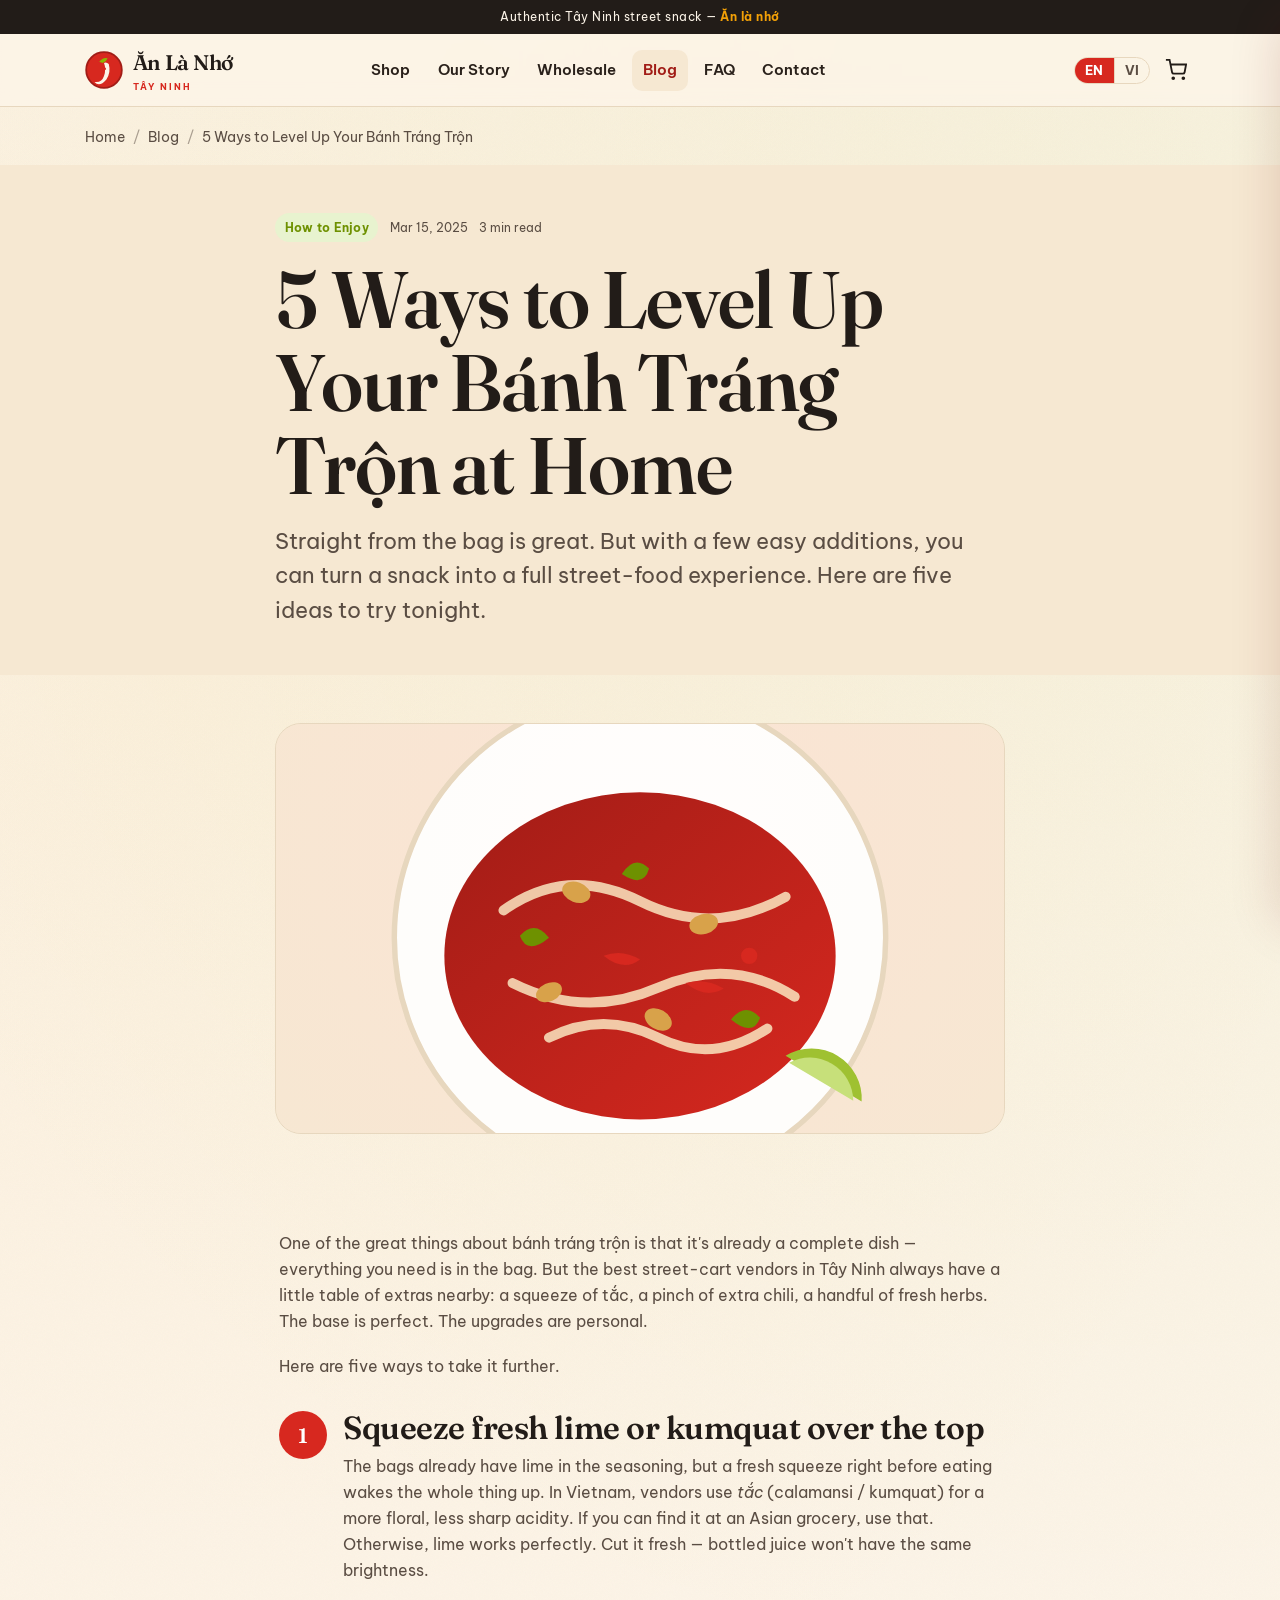
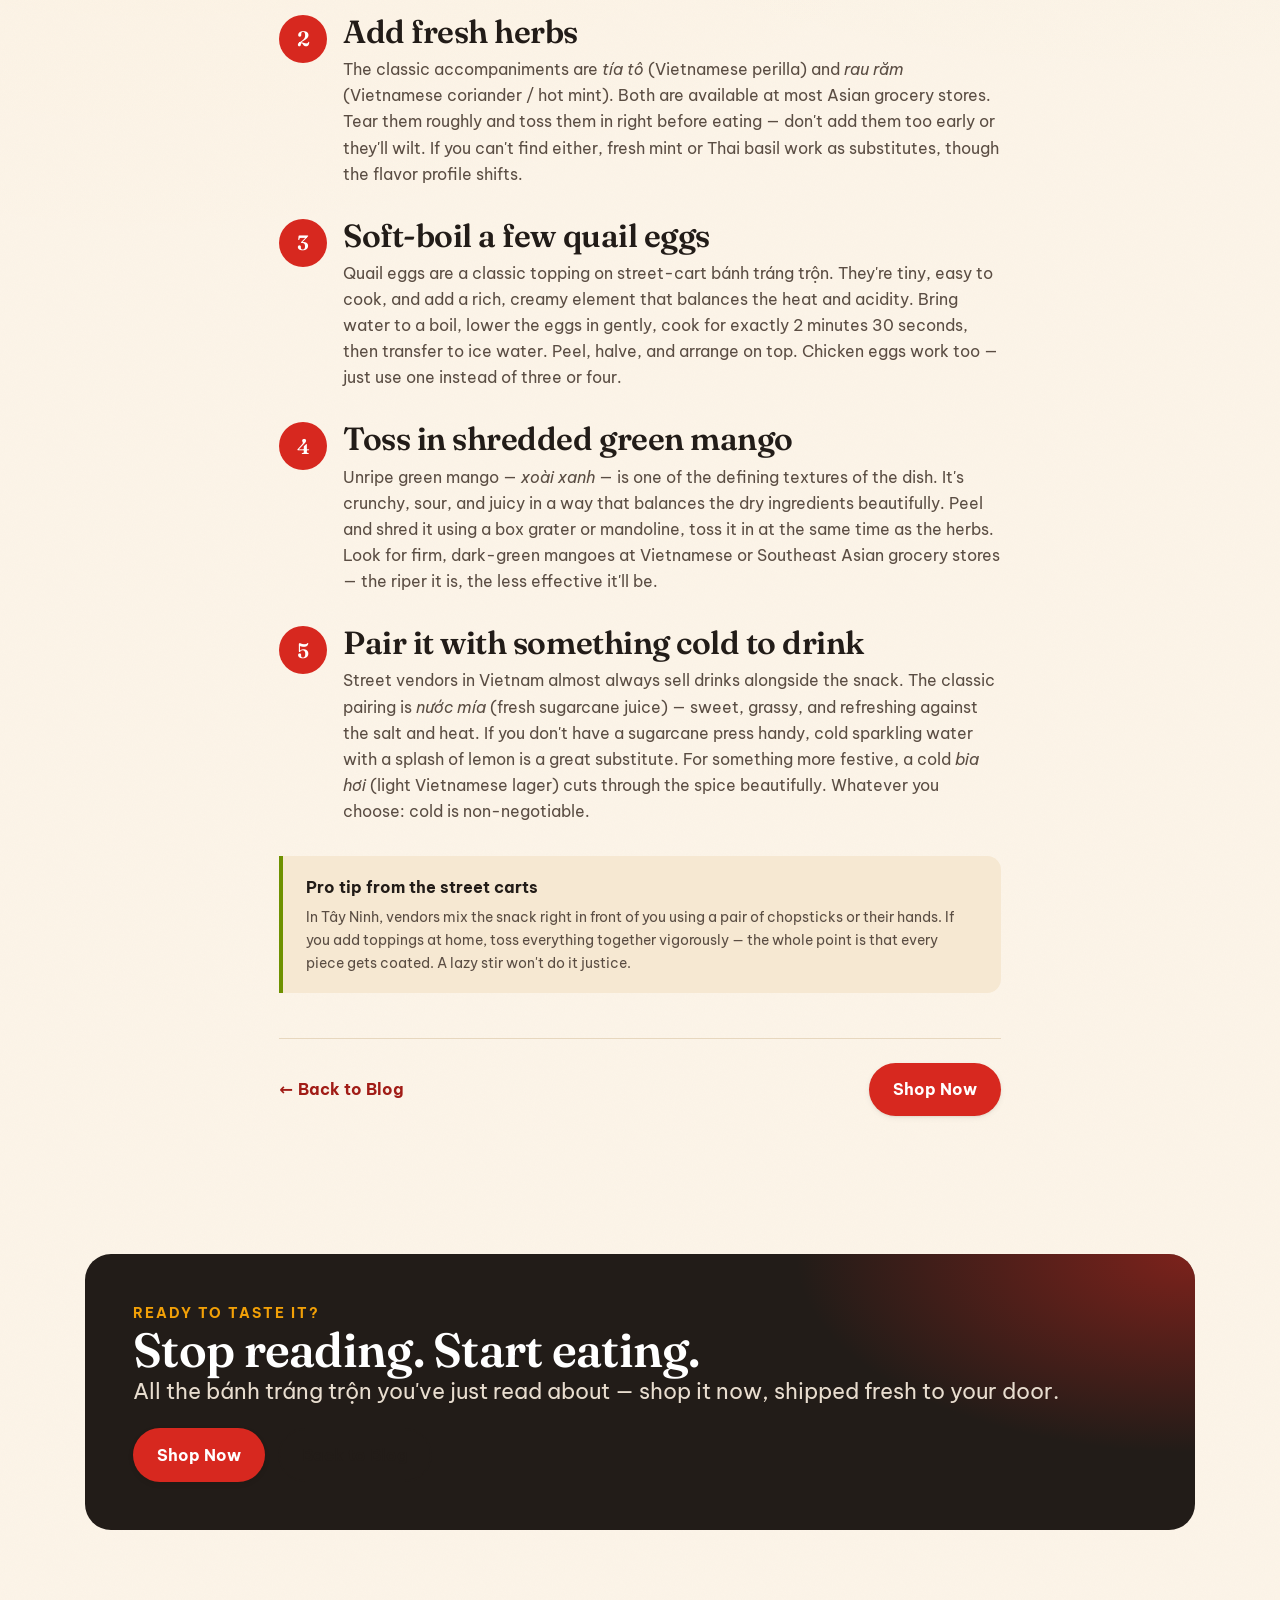
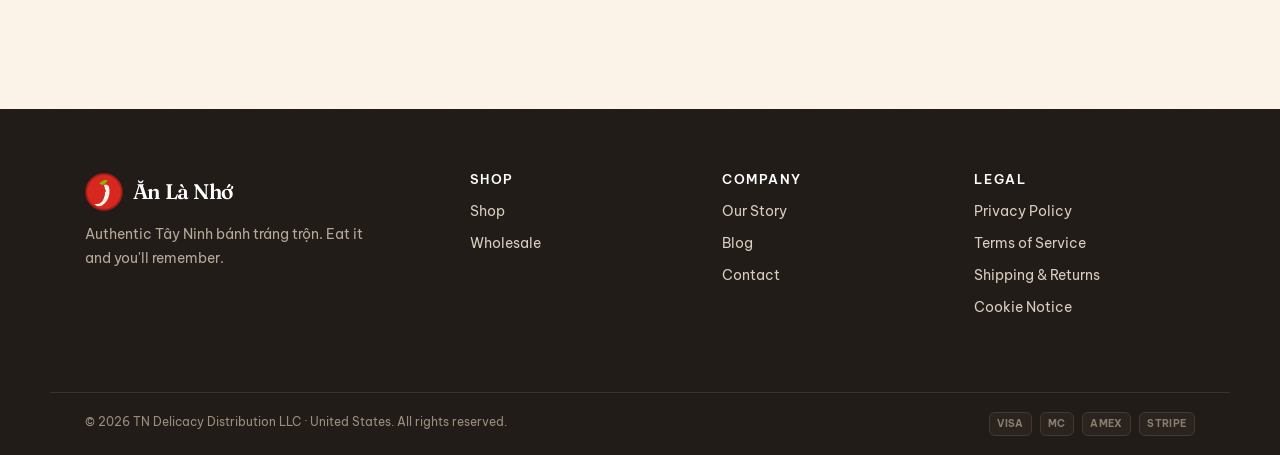
<file: pages/blog-5-ways-to-enjoy.html>
﻿<!DOCTYPE html>
<html lang="en" class="no-js">
<head>
  <meta charset="UTF-8" />
  <meta name="viewport" content="width=device-width, initial-scale=1" />
  <title>5 Ways to Level Up Your Bánh Tráng Trộn at Home | Ăn Là Nhớ</title>
  <meta name="description" content="Straight from the bag is great — but with a few easy additions, you can turn bánh tráng trộn into a full street-food experience at home. Here are five ideas to try tonight." />
  <link rel="canonical" href="https://anlanho.com/pages/blog-5-ways-to-enjoy.html" />
  <link rel="alternate" hreflang="en" href="https://anlanho.com/pages/blog-5-ways-to-enjoy.html" />
  <link rel="alternate" hreflang="x-default" href="https://anlanho.com/pages/blog-5-ways-to-enjoy.html" />

  <meta property="og:type" content="article" />
  <meta property="og:site_name" content="Ăn Là Nhớ" />
  <meta property="og:title" content="5 Ways to Level Up Your Bánh Tráng Trộn at Home" />
  <meta property="og:description" content="Straight from the bag is great — but with a few easy additions, you can turn bánh tráng trộn into a full street-food experience at home." />
  <meta property="og:url" content="https://anlanho.com/pages/blog-5-ways-to-enjoy.html" />
  <meta property="og:image" content="https://anlanho.com/assets/img/product-extra-1.svg" />
  <meta name="twitter:card" content="summary_large_image" />
  <meta name="theme-color" content="#D7281F" />
  <link rel="icon" href="../assets/img/logo-mark.svg" type="image/svg+xml" />

  <link rel="preconnect" href="https://fonts.googleapis.com" />
  <link rel="preconnect" href="https://fonts.gstatic.com" crossorigin />
  <link href="https://fonts.googleapis.com/css2?family=Fraunces:ital,opsz,wght@0,9..144,400;0,9..144,600;1,9..144,500&family=Be+Vietnam+Pro:wght@400;500;600;700;800&display=swap" rel="stylesheet" />
  <link rel="stylesheet" href="../assets/css/styles.css" />

  <script type="application/ld+json">
  {
    "@context": "https://schema.org",
    "@type": "Article",
    "headline": "5 Ways to Level Up Your Bánh Tráng Trộn at Home",
    "datePublished": "2025-03-15",
    "dateModified": "2025-03-15",
    "author": {"@type": "Organization", "name": "Ăn Là Nhớ", "url": "https://anlanho.com/"},
    "publisher": {
      "@type": "Organization",
      "name": "Ăn Là Nhớ",
      "logo": {"@type": "ImageObject", "url": "https://anlanho.com/assets/img/logo-mark.svg"}
    },
    "image": "https://anlanho.com/assets/img/product-extra-1.svg",
    "url": "https://anlanho.com/pages/blog-5-ways-to-enjoy.html"
  }
  </script>
  <script type="application/ld+json">
  {"@context":"https://schema.org","@type":"BreadcrumbList","itemListElement":[
    {"@type":"ListItem","position":1,"name":"Home","item":"https://anlanho.com/"},
    {"@type":"ListItem","position":2,"name":"Blog","item":"https://anlanho.com/pages/blog.html"},
    {"@type":"ListItem","position":3,"name":"5 Ways to Level Up Your Bánh Tráng Trộn","item":"https://anlanho.com/pages/blog-5-ways-to-enjoy.html"}
  ]}
  </script>
</head>

<body data-base="../">
  <a class="skip-link" href="#main" data-i18n="nav.skip">Skip to content</a>

  <header class="site-header">
    <div class="topbar"><span data-i18n="home.kicker">Authentic Tây Ninh street snack</span> — <strong>Ăn là nhớ</strong></div>
    <nav class="wrap nav" aria-label="Primary">
      <a class="brand" href="../index.html" aria-label="Ăn Là Nhớ home"><img class="mark" src="../assets/img/logo-mark.svg" alt="" width="38" height="38" /><span>Ăn Là Nhớ<small>Tây Ninh</small></span></a>
      <div class="nav-links">
        <a href="shop.html" data-i18n="nav.shop">Shop</a>
        <a href="about.html" data-i18n="nav.story">Our Story</a>
        <a href="wholesale.html" data-i18n="nav.wholesale">Wholesale</a>
        <a href="blog.html" data-i18n="nav.blog" aria-current="page">Blog</a>
        <a href="faq.html" data-i18n="nav.faq">FAQ</a>
        <a href="contact.html" data-i18n="nav.contact">Contact</a>
      </div>
      <div class="nav-actions">
        <div class="lang-switcher" role="group" aria-label="Switch language"><button type="button" class="lang-btn" data-lang-btn="en" aria-pressed="true">EN</button><button type="button" class="lang-btn" data-lang-btn="vi" aria-pressed="false">VI</button></div>
        <button class="icon-btn cart-btn snipcart-checkout" aria-label="Open cart"><svg width="22" height="22" viewBox="0 0 24 24" fill="none" stroke="currentColor" stroke-width="2" aria-hidden="true"><circle cx="9" cy="21" r="1"/><circle cx="20" cy="21" r="1"/><path d="M1 1h4l2.7 13.4a2 2 0 0 0 2 1.6h9.7a2 2 0 0 0 2-1.6L23 6H6"/></svg><span class="cart-count" data-cart-count data-count="0"></span></button>
        <button class="icon-btn menu-toggle" data-menu-open aria-label="Open menu" aria-expanded="false" aria-controls="mobileNav"><svg width="24" height="24" viewBox="0 0 24 24" fill="none" stroke="currentColor" stroke-width="2" aria-hidden="true"><line x1="3" y1="6" x2="21" y2="6"/><line x1="3" y1="12" x2="21" y2="12"/><line x1="3" y1="18" x2="21" y2="18"/></svg></button>
      </div>
    </nav>
  </header>
  <div class="nav-overlay" data-nav-overlay></div>
  <aside class="mobile-nav" id="mobileNav" data-mobile-nav aria-label="Mobile">
    <a href="shop.html" data-i18n="nav.shop">Shop</a>
    <a href="about.html" data-i18n="nav.story">Our Story</a>
    <a href="wholesale.html" data-i18n="nav.wholesale">Wholesale</a>
    <a href="blog.html" data-i18n="nav.blog">Blog</a>
    <a href="faq.html" data-i18n="nav.faq">FAQ</a>
    <a href="contact.html" data-i18n="nav.contact">Contact</a>
  </aside>

  <main id="main">

    <nav class="wrap breadcrumb" aria-label="Breadcrumb" style="padding-top:1.25rem">
      <a href="../index.html" data-i18n="nav.home">Home</a>
      <span aria-hidden="true">/</span>
      <a href="blog.html" data-i18n="nav.blog">Blog</a>
      <span aria-hidden="true">/</span>
      <span aria-current="page">5 Ways to Level Up Your Bánh Tráng Trộn</span>
    </nav>

    <article>

      <div class="section--tight section" style="background:var(--cream-deep);margin-top:1rem">
        <div class="wrap" style="max-width:800px">
          <div class="eyebrow-row" style="margin-bottom:1rem">
            <span class="badge badge--vegan" data-i18n="blog.cat.howto">How to Enjoy</span>
            <time datetime="2025-03-15" class="muted" style="font-size:var(--fs-xs)">Mar 15, 2025</time>
            <span class="muted" style="font-size:var(--fs-xs)">3 min read</span>
          </div>
          <h1 style="max-width:22ch">5 Ways to Level Up Your Bánh Tráng Trộn at Home</h1>
          <p class="lead" style="margin-top:1rem;max-width:58ch">Straight from the bag is great. But with a few easy additions, you can turn a snack into a full street-food experience. Here are five ideas to try tonight.</p>
        </div>
      </div>

      <div class="wrap section--tight" style="max-width:800px">
        <div style="border-radius:var(--radius-lg);overflow:hidden;border:1px solid var(--line);background:var(--cream-deep);aspect-ratio:16/9">
          <img src="../assets/img/product-extra-1.svg" alt="Extra hot bánh tráng trộn ready to eat" width="800" height="450" loading="eager" style="width:100%;height:100%;object-fit:cover">
        </div>
      </div>

      <div class="wrap section--tight" style="max-width:72ch">

        <p style="margin-bottom:1.2rem">One of the great things about bánh tráng trộn is that it's already a complete dish — everything you need is in the bag. But the best street-cart vendors in Tây Ninh always have a little table of extras nearby: a squeeze of tắc, a pinch of extra chili, a handful of fresh herbs. The base is perfect. The upgrades are personal.</p>
        <p style="margin-bottom:2rem">Here are five ways to take it further.</p>

        <!-- Tip 1 -->
        <div style="display:flex;gap:1rem;align-items:flex-start;margin-bottom:2rem">
          <div style="flex:0 0 auto;width:48px;height:48px;border-radius:50%;background:var(--chili);color:#fff;display:grid;place-items:center;font-family:var(--font-display);font-weight:600;font-size:1.3rem">1</div>
          <div>
            <h2 style="margin-bottom:.5rem;font-size:var(--fs-xl)">Squeeze fresh lime or kumquat over the top</h2>
            <p>The bags already have lime in the seasoning, but a fresh squeeze right before eating wakes the whole thing up. In Vietnam, vendors use <em>tắc</em> (calamansi / kumquat) for a more floral, less sharp acidity. If you can find it at an Asian grocery, use that. Otherwise, lime works perfectly. Cut it fresh — bottled juice won't have the same brightness.</p>
          </div>
        </div>

        <!-- Tip 2 -->
        <div style="display:flex;gap:1rem;align-items:flex-start;margin-bottom:2rem">
          <div style="flex:0 0 auto;width:48px;height:48px;border-radius:50%;background:var(--chili);color:#fff;display:grid;place-items:center;font-family:var(--font-display);font-weight:600;font-size:1.3rem">2</div>
          <div>
            <h2 style="margin-bottom:.5rem;font-size:var(--fs-xl)">Add fresh herbs</h2>
            <p>The classic accompaniments are <em>tía tô</em> (Vietnamese perilla) and <em>rau răm</em> (Vietnamese coriander / hot mint). Both are available at most Asian grocery stores. Tear them roughly and toss them in right before eating — don't add them too early or they'll wilt. If you can't find either, fresh mint or Thai basil work as substitutes, though the flavor profile shifts.</p>
          </div>
        </div>

        <!-- Tip 3 -->
        <div style="display:flex;gap:1rem;align-items:flex-start;margin-bottom:2rem">
          <div style="flex:0 0 auto;width:48px;height:48px;border-radius:50%;background:var(--chili);color:#fff;display:grid;place-items:center;font-family:var(--font-display);font-weight:600;font-size:1.3rem">3</div>
          <div>
            <h2 style="margin-bottom:.5rem;font-size:var(--fs-xl)">Soft-boil a few quail eggs</h2>
            <p>Quail eggs are a classic topping on street-cart bánh tráng trộn. They're tiny, easy to cook, and add a rich, creamy element that balances the heat and acidity. Bring water to a boil, lower the eggs in gently, cook for exactly 2 minutes 30 seconds, then transfer to ice water. Peel, halve, and arrange on top. Chicken eggs work too — just use one instead of three or four.</p>
          </div>
        </div>

        <!-- Tip 4 -->
        <div style="display:flex;gap:1rem;align-items:flex-start;margin-bottom:2rem">
          <div style="flex:0 0 auto;width:48px;height:48px;border-radius:50%;background:var(--chili);color:#fff;display:grid;place-items:center;font-family:var(--font-display);font-weight:600;font-size:1.3rem">4</div>
          <div>
            <h2 style="margin-bottom:.5rem;font-size:var(--fs-xl)">Toss in shredded green mango</h2>
            <p>Unripe green mango — <em>xoài xanh</em> — is one of the defining textures of the dish. It's crunchy, sour, and juicy in a way that balances the dry ingredients beautifully. Peel and shred it using a box grater or mandoline, toss it in at the same time as the herbs. Look for firm, dark-green mangoes at Vietnamese or Southeast Asian grocery stores — the riper it is, the less effective it'll be.</p>
          </div>
        </div>

        <!-- Tip 5 -->
        <div style="display:flex;gap:1rem;align-items:flex-start;margin-bottom:2rem">
          <div style="flex:0 0 auto;width:48px;height:48px;border-radius:50%;background:var(--chili);color:#fff;display:grid;place-items:center;font-family:var(--font-display);font-weight:600;font-size:1.3rem">5</div>
          <div>
            <h2 style="margin-bottom:.5rem;font-size:var(--fs-xl)">Pair it with something cold to drink</h2>
            <p>Street vendors in Vietnam almost always sell drinks alongside the snack. The classic pairing is <em>nước mía</em> (fresh sugarcane juice) — sweet, grassy, and refreshing against the salt and heat. If you don't have a sugarcane press handy, cold sparkling water with a splash of lemon is a great substitute. For something more festive, a cold <em>bia hơi</em> (light Vietnamese lager) cuts through the spice beautifully. Whatever you choose: cold is non-negotiable.</p>
          </div>
        </div>

        <div style="background:var(--cream-deep);border-left:4px solid var(--lime-deep);border-radius:0 var(--radius) var(--radius) 0;padding:1.1rem 1.4rem;margin:1.5rem 0 2.5rem">
          <p style="margin:0;font-weight:700;color:var(--charcoal)">Pro tip from the street carts</p>
          <p style="margin:.4rem 0 0;font-size:var(--fs-sm)">In Tây Ninh, vendors mix the snack right in front of you using a pair of chopsticks or their hands. If you add toppings at home, toss everything together vigorously — the whole point is that every piece gets coated. A lazy stir won't do it justice.</p>
        </div>

        <div style="margin-top:2.8rem;padding-top:1.5rem;border-top:1px solid var(--line);display:flex;gap:1rem;flex-wrap:wrap;align-items:center;justify-content:space-between">
          <a href="blog.html" style="font-weight:700;color:var(--chili-dark);display:inline-flex;align-items:center;gap:.35rem">← <span data-i18n="blog.backto">Back to Blog</span></a>
          <a class="btn" href="shop.html" data-i18n="cta.shop">Shop Now</a>
        </div>

      </div>
    </article>

    <section class="section">
      <div class="wrap">
        <div class="cta-banner reveal">
          <p class="kicker" style="color:var(--turmeric)" data-i18n="blog.shop.kicker">Ready to taste it?</p>
          <h2 data-i18n="blog.shop.cta">Stop reading. Start eating.</h2>
          <p class="lead" data-i18n="blog.shop.d">All the bánh tráng trộn you've just read about — shop it now, shipped fresh to your door.</p>
          <div class="hero-cta">
            <a class="btn" href="shop.html" data-i18n="cta.shop">Shop Now</a>
            <a class="btn btn--ghost" href="blog.html" data-i18n="blog.backto">Back to Blog</a>
          </div>
        </div>
      </div>
    </section>

  </main>

  <footer class="site-footer">
    <div class="wrap footer-top">
      <div class="footer-brand">
        <a class="brand" href="../index.html"><img class="mark" src="../assets/img/logo-mark.svg" alt="" width="38" height="38"><span>Ăn Là Nhớ</span></a>
        <p data-i18n="footer.tagline">Authentic Tây Ninh bánh tráng trộn. Eat it and you'll remember.</p>
      </div>
      <div class="footer-col"><h4 data-i18n="footer.shop">Shop</h4><ul><li><a href="shop.html" data-i18n="nav.shop">Shop</a></li><li><a href="wholesale.html" data-i18n="nav.wholesale">Wholesale</a></li></ul></div>
      <div class="footer-col"><h4 data-i18n="footer.company">Company</h4><ul><li><a href="about.html" data-i18n="nav.story">Our Story</a></li><li><a href="blog.html" data-i18n="nav.blog">Blog</a></li><li><a href="contact.html" data-i18n="nav.contact">Contact</a></li></ul></div>
      <div class="footer-col"><h4 data-i18n="footer.legal">Legal</h4><ul><li><a href="privacy.html" data-i18n="footer.privacy">Privacy Policy</a></li><li><a href="terms.html" data-i18n="footer.terms">Terms of Service</a></li><li><a href="shipping.html" data-i18n="footer.shipping">Shipping &amp; Returns</a></li><li><a href="cookies.html" data-i18n="footer.cookies">Cookie Notice</a></li></ul></div>
    </div>
    <div class="wrap footer-bottom">
      <span>© <span data-year>2025</span> <span data-i18n="footer.address">TN Delicacy Distribution LLC · United States</span>. <span data-i18n="footer.rights">All rights reserved.</span></span>
      <span class="pay-icons" aria-label="Accepted payments"><span>VISA</span><span>MC</span><span>AMEX</span><span>STRIPE</span></span>
    </div>
  </footer>

  <!-- REQUIRED: Replace with your Snipcart public API key from https://app.snipcart.com/dashboard/account/credentials -->
  <div hidden id="snipcart" data-api-key="YOUR_SNIPCART_PUBLIC_API_KEY" data-config-modal-style="side"></div>
  <script async src="https://cdn.snipcart.com/themes/v3.7.0/default/snipcart.js"></script>
  <script defer src="../assets/js/i18n-data.js"></script>
  <script defer src="../assets/js/i18n.js?v=4"></script>
  <script defer src="../assets/js/main.js"></script>
</body>
</html>
</file>
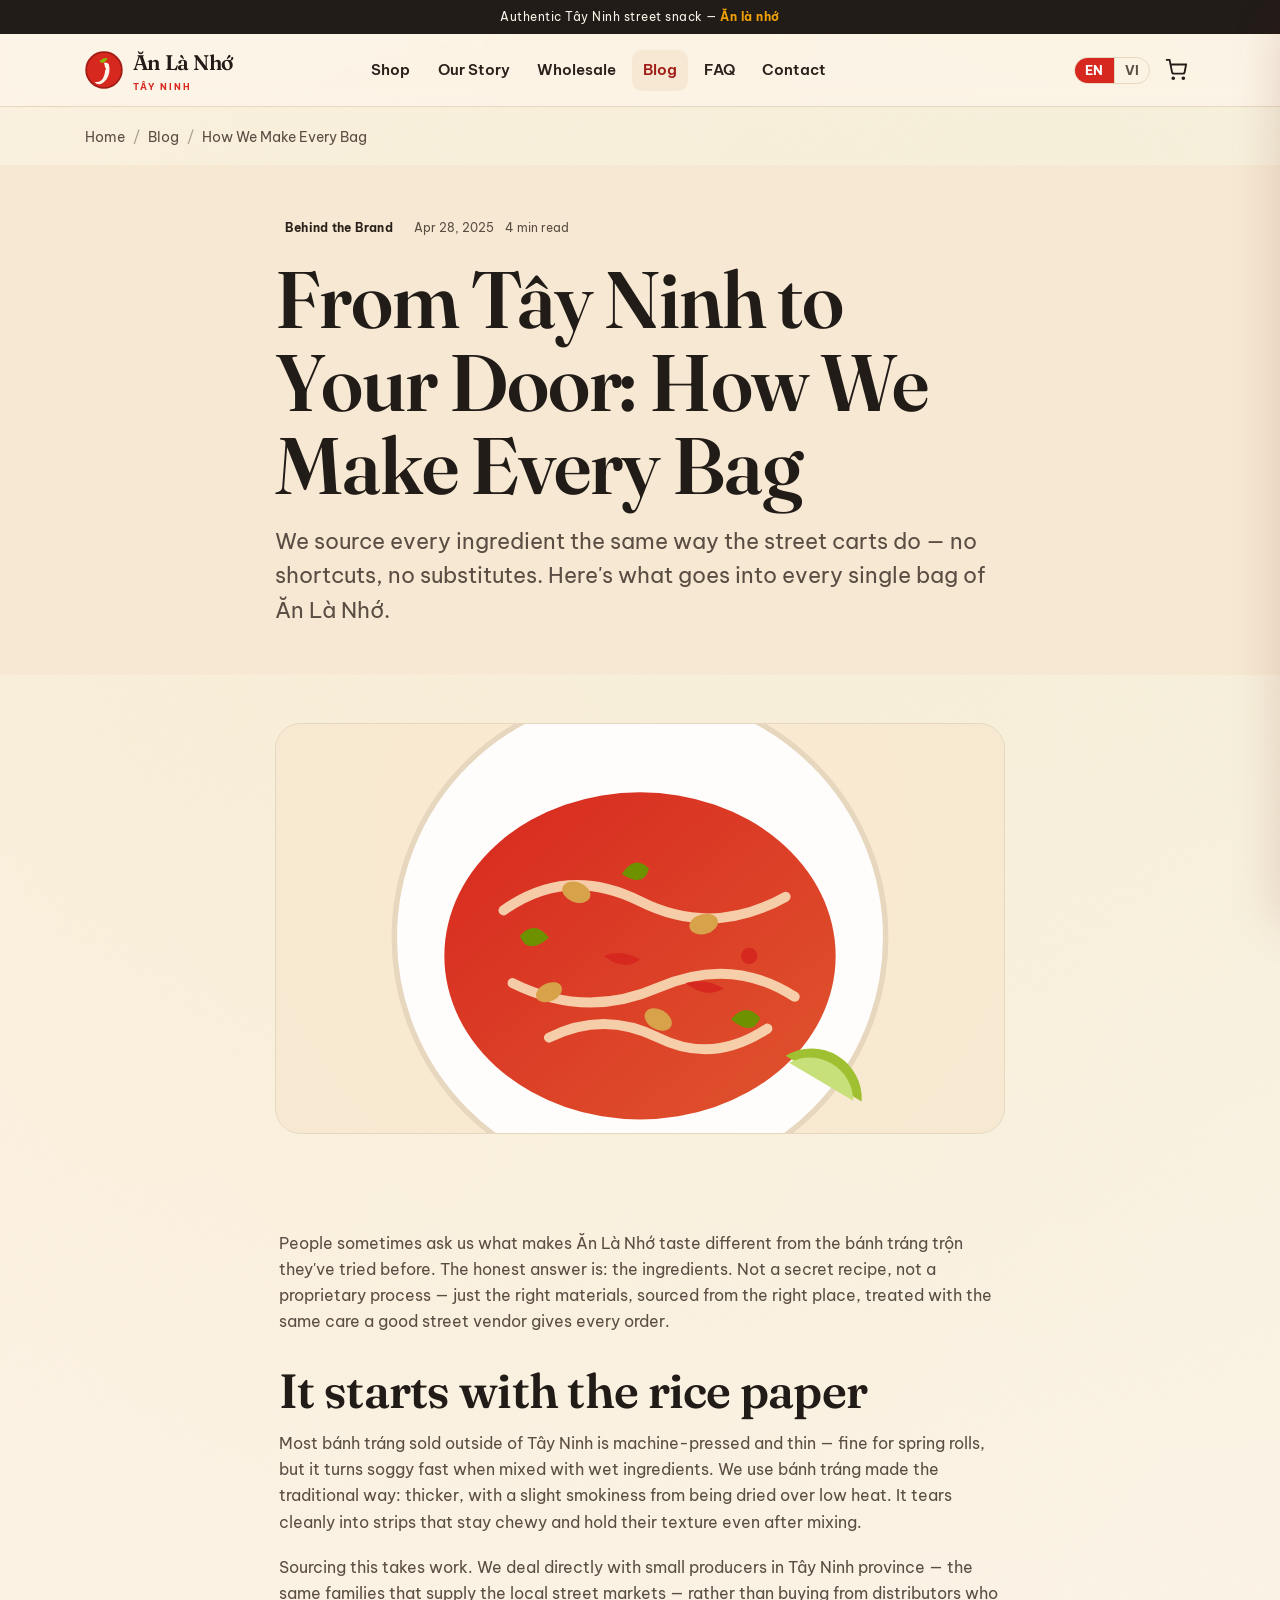
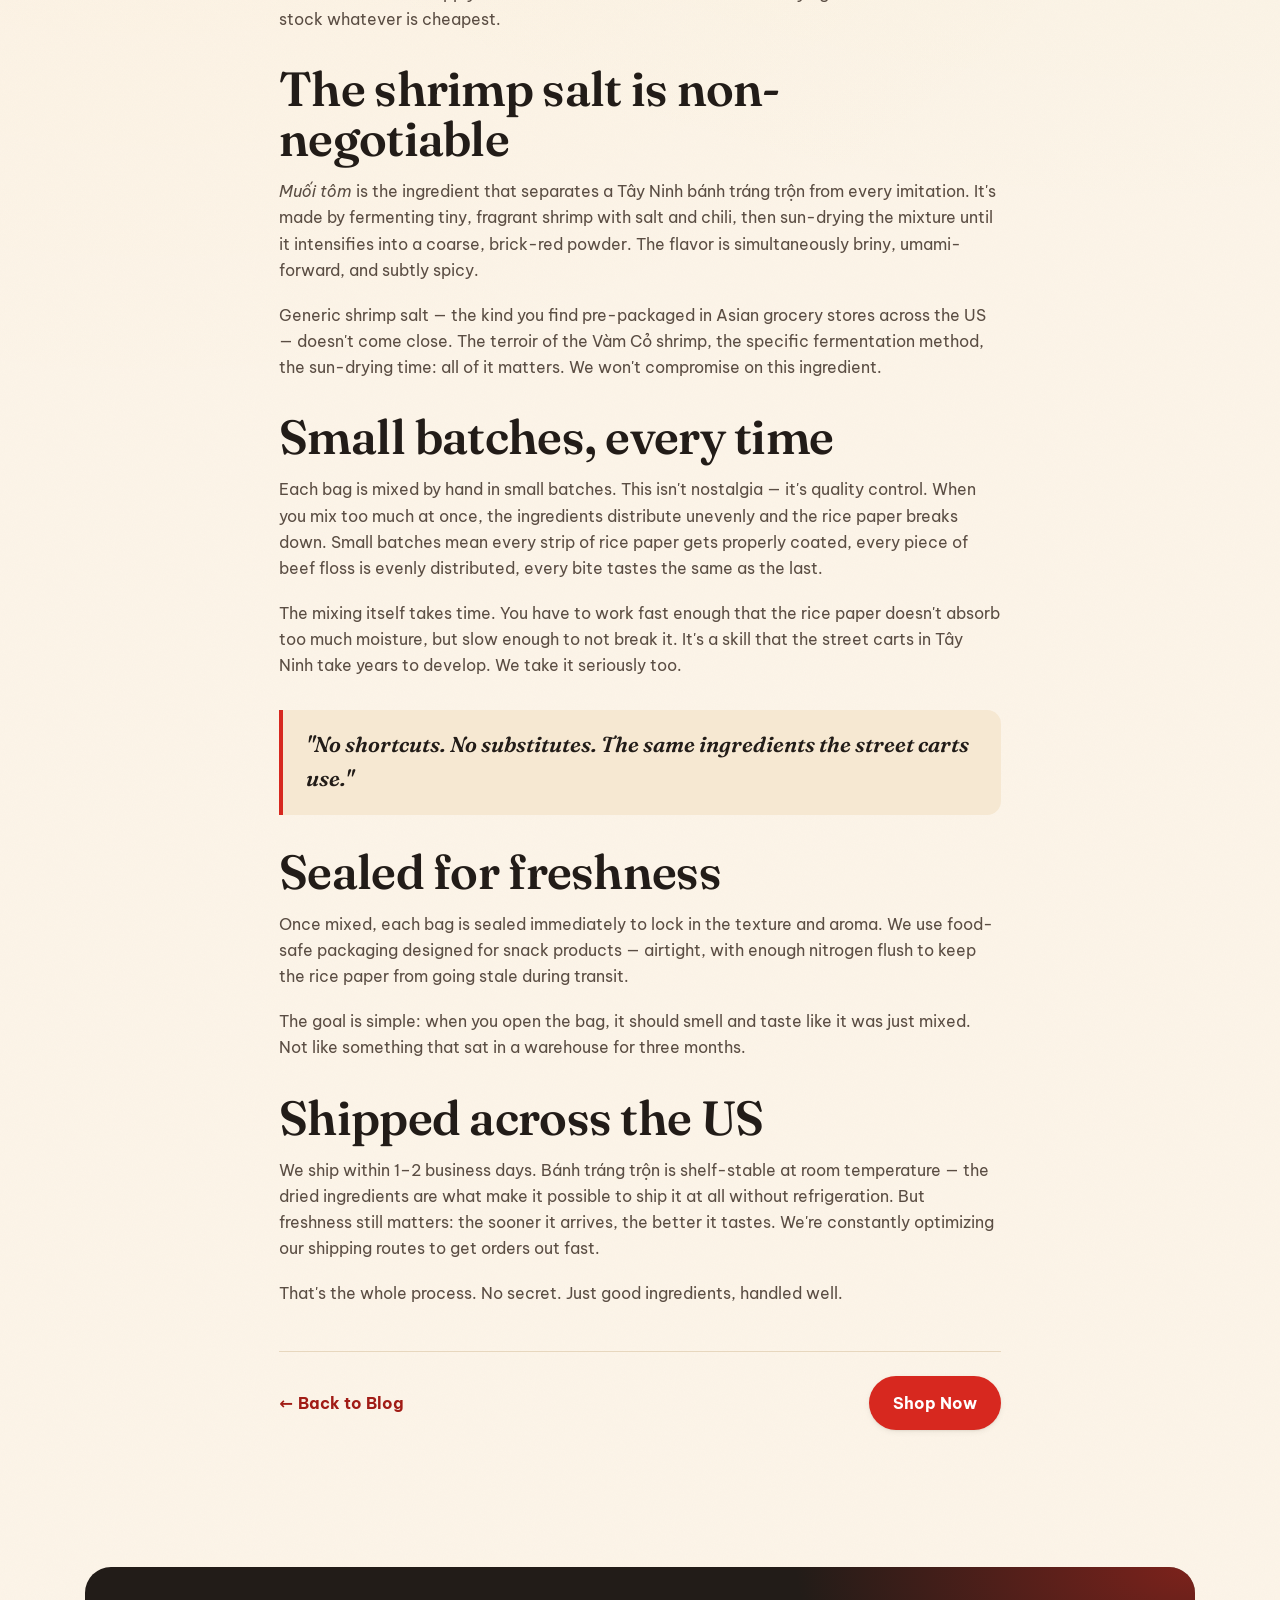
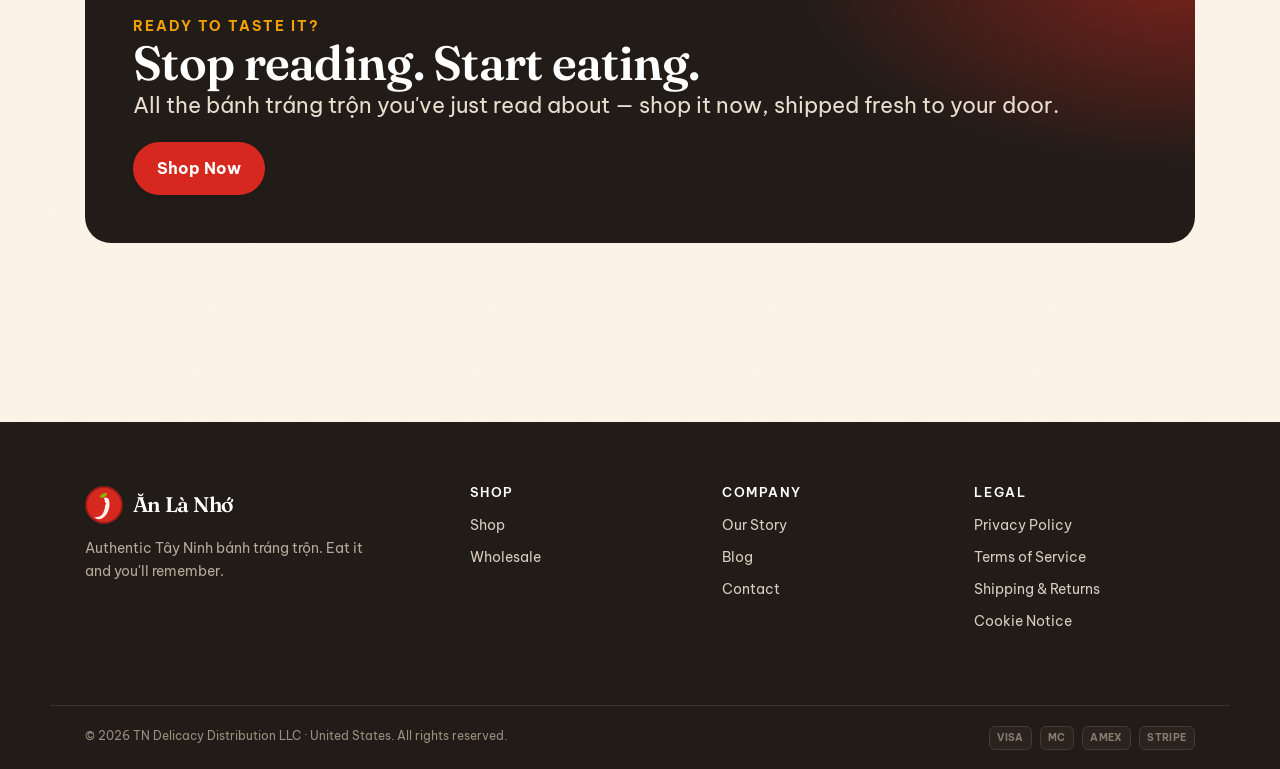
<file: pages/blog-how-we-make-it.html>
﻿<!DOCTYPE html>
<html lang="en" class="no-js">
<head>
  <meta charset="UTF-8" />
  <meta name="viewport" content="width=device-width, initial-scale=1" />
  <title>From Tây Ninh to Your Door: How We Make Every Bag | Ăn Là Nhớ</title>
  <meta name="description" content="Every bag of Ăn Là Nhớ starts with the same ingredients used by Tây Ninh street carts — real shrimp salt, hand-torn rice paper, and no shortcuts. Here's how we make it." />
  <link rel="canonical" href="https://anlanho.com/pages/blog-how-we-make-it.html" />
  <link rel="alternate" hreflang="en" href="https://anlanho.com/pages/blog-how-we-make-it.html" />
  <link rel="alternate" hreflang="x-default" href="https://anlanho.com/pages/blog-how-we-make-it.html" />

  <meta property="og:type" content="article" />
  <meta property="og:site_name" content="Ăn Là Nhớ" />
  <meta property="og:title" content="From Tây Ninh to Your Door: How We Make Every Bag" />
  <meta property="og:description" content="Every bag of Ăn Là Nhớ starts with the same ingredients used by Tây Ninh street carts — real shrimp salt, hand-torn rice paper, and no shortcuts." />
  <meta property="og:url" content="https://anlanho.com/pages/blog-how-we-make-it.html" />
  <meta property="og:image" content="https://anlanho.com/assets/img/product-classic-2.svg" />
  <meta name="twitter:card" content="summary_large_image" />
  <meta name="theme-color" content="#D7281F" />
  <link rel="icon" href="../assets/img/logo-mark.svg" type="image/svg+xml" />

  <link rel="preconnect" href="https://fonts.googleapis.com" />
  <link rel="preconnect" href="https://fonts.gstatic.com" crossorigin />
  <link href="https://fonts.googleapis.com/css2?family=Fraunces:ital,opsz,wght@0,9..144,400;0,9..144,600;1,9..144,500&family=Be+Vietnam+Pro:wght@400;500;600;700;800&display=swap" rel="stylesheet" />
  <link rel="stylesheet" href="../assets/css/styles.css" />

  <script type="application/ld+json">
  {
    "@context": "https://schema.org",
    "@type": "Article",
    "headline": "From Tây Ninh to Your Door: How We Make Every Bag",
    "datePublished": "2025-04-28",
    "dateModified": "2025-04-28",
    "author": {"@type": "Organization", "name": "Ăn Là Nhớ", "url": "https://anlanho.com/"},
    "publisher": {
      "@type": "Organization",
      "name": "Ăn Là Nhớ",
      "logo": {"@type": "ImageObject", "url": "https://anlanho.com/assets/img/logo-mark.svg"}
    },
    "image": "https://anlanho.com/assets/img/product-classic-2.svg",
    "url": "https://anlanho.com/pages/blog-how-we-make-it.html"
  }
  </script>
  <script type="application/ld+json">
  {"@context":"https://schema.org","@type":"BreadcrumbList","itemListElement":[
    {"@type":"ListItem","position":1,"name":"Home","item":"https://anlanho.com/"},
    {"@type":"ListItem","position":2,"name":"Blog","item":"https://anlanho.com/pages/blog.html"},
    {"@type":"ListItem","position":3,"name":"How We Make Every Bag","item":"https://anlanho.com/pages/blog-how-we-make-it.html"}
  ]}
  </script>
</head>

<body data-base="../">
  <a class="skip-link" href="#main" data-i18n="nav.skip">Skip to content</a>

  <header class="site-header">
    <div class="topbar"><span data-i18n="home.kicker">Authentic Tây Ninh street snack</span> — <strong>Ăn là nhớ</strong></div>
    <nav class="wrap nav" aria-label="Primary">
      <a class="brand" href="../index.html" aria-label="Ăn Là Nhớ home"><img class="mark" src="../assets/img/logo-mark.svg" alt="" width="38" height="38" /><span>Ăn Là Nhớ<small>Tây Ninh</small></span></a>
      <div class="nav-links">
        <a href="shop.html" data-i18n="nav.shop">Shop</a>
        <a href="about.html" data-i18n="nav.story">Our Story</a>
        <a href="wholesale.html" data-i18n="nav.wholesale">Wholesale</a>
        <a href="blog.html" data-i18n="nav.blog" aria-current="page">Blog</a>
        <a href="faq.html" data-i18n="nav.faq">FAQ</a>
        <a href="contact.html" data-i18n="nav.contact">Contact</a>
      </div>
      <div class="nav-actions">
        <div class="lang-switcher" role="group" aria-label="Switch language"><button type="button" class="lang-btn" data-lang-btn="en" aria-pressed="true">EN</button><button type="button" class="lang-btn" data-lang-btn="vi" aria-pressed="false">VI</button></div>
        <button class="icon-btn cart-btn snipcart-checkout" aria-label="Open cart"><svg width="22" height="22" viewBox="0 0 24 24" fill="none" stroke="currentColor" stroke-width="2" aria-hidden="true"><circle cx="9" cy="21" r="1"/><circle cx="20" cy="21" r="1"/><path d="M1 1h4l2.7 13.4a2 2 0 0 0 2 1.6h9.7a2 2 0 0 0 2-1.6L23 6H6"/></svg><span class="cart-count" data-cart-count data-count="0"></span></button>
        <button class="icon-btn menu-toggle" data-menu-open aria-label="Open menu" aria-expanded="false" aria-controls="mobileNav"><svg width="24" height="24" viewBox="0 0 24 24" fill="none" stroke="currentColor" stroke-width="2" aria-hidden="true"><line x1="3" y1="6" x2="21" y2="6"/><line x1="3" y1="12" x2="21" y2="12"/><line x1="3" y1="18" x2="21" y2="18"/></svg></button>
      </div>
    </nav>
  </header>
  <div class="nav-overlay" data-nav-overlay></div>
  <aside class="mobile-nav" id="mobileNav" data-mobile-nav aria-label="Mobile">
    <a href="shop.html" data-i18n="nav.shop">Shop</a>
    <a href="about.html" data-i18n="nav.story">Our Story</a>
    <a href="wholesale.html" data-i18n="nav.wholesale">Wholesale</a>
    <a href="blog.html" data-i18n="nav.blog">Blog</a>
    <a href="faq.html" data-i18n="nav.faq">FAQ</a>
    <a href="contact.html" data-i18n="nav.contact">Contact</a>
  </aside>

  <main id="main">

    <nav class="wrap breadcrumb" aria-label="Breadcrumb" style="padding-top:1.25rem">
      <a href="../index.html" data-i18n="nav.home">Home</a>
      <span aria-hidden="true">/</span>
      <a href="blog.html" data-i18n="nav.blog">Blog</a>
      <span aria-hidden="true">/</span>
      <span aria-current="page">How We Make Every Bag</span>
    </nav>

    <article>

      <div class="section--tight section" style="background:var(--cream-deep);margin-top:1rem">
        <div class="wrap" style="max-width:800px">
          <div class="eyebrow-row" style="margin-bottom:1rem">
            <span class="badge" data-i18n="blog.cat.brand">Behind the Brand</span>
            <time datetime="2025-04-28" class="muted" style="font-size:var(--fs-xs)">Apr 28, 2025</time>
            <span class="muted" style="font-size:var(--fs-xs)">4 min read</span>
          </div>
          <h1 style="max-width:24ch">From Tây Ninh to Your Door: How We Make Every Bag</h1>
          <p class="lead" style="margin-top:1rem;max-width:58ch">We source every ingredient the same way the street carts do — no shortcuts, no substitutes. Here's what goes into every single bag of Ăn Là Nhớ.</p>
        </div>
      </div>

      <div class="wrap section--tight" style="max-width:800px">
        <div style="border-radius:var(--radius-lg);overflow:hidden;border:1px solid var(--line);background:var(--cream-deep);aspect-ratio:16/9">
          <img src="../assets/img/product-classic-2.svg" alt="Bags of Ăn Là Nhớ bánh tráng trộn" width="800" height="450" loading="eager" style="width:100%;height:100%;object-fit:cover">
        </div>
      </div>

      <div class="wrap section--tight" style="max-width:72ch">

        <p style="margin-bottom:1.2rem">People sometimes ask us what makes Ăn Là Nhớ taste different from the bánh tráng trộn they've tried before. The honest answer is: the ingredients. Not a secret recipe, not a proprietary process — just the right materials, sourced from the right place, treated with the same care a good street vendor gives every order.</p>

        <h2 style="margin-top:2rem;margin-bottom:.9rem">It starts with the rice paper</h2>
        <p style="margin-bottom:1.2rem">Most bánh tráng sold outside of Tây Ninh is machine-pressed and thin — fine for spring rolls, but it turns soggy fast when mixed with wet ingredients. We use bánh tráng made the traditional way: thicker, with a slight smokiness from being dried over low heat. It tears cleanly into strips that stay chewy and hold their texture even after mixing.</p>
        <p style="margin-bottom:1.2rem">Sourcing this takes work. We deal directly with small producers in Tây Ninh province — the same families that supply the local street markets — rather than buying from distributors who stock whatever is cheapest.</p>

        <h2 style="margin-top:2rem;margin-bottom:.9rem">The shrimp salt is non-negotiable</h2>
        <p style="margin-bottom:1.2rem"><em>Muối tôm</em> is the ingredient that separates a Tây Ninh bánh tráng trộn from every imitation. It's made by fermenting tiny, fragrant shrimp with salt and chili, then sun-drying the mixture until it intensifies into a coarse, brick-red powder. The flavor is simultaneously briny, umami-forward, and subtly spicy.</p>
        <p style="margin-bottom:1.2rem">Generic shrimp salt — the kind you find pre-packaged in Asian grocery stores across the US — doesn't come close. The terroir of the Vàm Cỏ shrimp, the specific fermentation method, the sun-drying time: all of it matters. We won't compromise on this ingredient.</p>

        <h2 style="margin-top:2rem;margin-bottom:.9rem">Small batches, every time</h2>
        <p style="margin-bottom:1.2rem">Each bag is mixed by hand in small batches. This isn't nostalgia — it's quality control. When you mix too much at once, the ingredients distribute unevenly and the rice paper breaks down. Small batches mean every strip of rice paper gets properly coated, every piece of beef floss is evenly distributed, every bite tastes the same as the last.</p>
        <p style="margin-bottom:1.2rem">The mixing itself takes time. You have to work fast enough that the rice paper doesn't absorb too much moisture, but slow enough to not break it. It's a skill that the street carts in Tây Ninh take years to develop. We take it seriously too.</p>

        <div style="background:var(--cream-deep);border-left:4px solid var(--chili);border-radius:0 var(--radius) var(--radius) 0;padding:1.1rem 1.4rem;margin:2rem 0">
          <p style="margin:0;color:var(--charcoal);font-weight:600;font-style:italic;font-family:var(--font-display);font-size:var(--fs-lg)">"No shortcuts. No substitutes. The same ingredients the street carts use."</p>
        </div>

        <h2 style="margin-top:2rem;margin-bottom:.9rem">Sealed for freshness</h2>
        <p style="margin-bottom:1.2rem">Once mixed, each bag is sealed immediately to lock in the texture and aroma. We use food-safe packaging designed for snack products — airtight, with enough nitrogen flush to keep the rice paper from going stale during transit.</p>
        <p style="margin-bottom:1.2rem">The goal is simple: when you open the bag, it should smell and taste like it was just mixed. Not like something that sat in a warehouse for three months.</p>

        <h2 style="margin-top:2rem;margin-bottom:.9rem">Shipped across the US</h2>
        <p style="margin-bottom:1.2rem">We ship within 1–2 business days. Bánh tráng trộn is shelf-stable at room temperature — the dried ingredients are what make it possible to ship it at all without refrigeration. But freshness still matters: the sooner it arrives, the better it tastes. We're constantly optimizing our shipping routes to get orders out fast.</p>
        <p style="margin-bottom:1.2rem">That's the whole process. No secret. Just good ingredients, handled well.</p>

        <div style="margin-top:2.8rem;padding-top:1.5rem;border-top:1px solid var(--line);display:flex;gap:1rem;flex-wrap:wrap;align-items:center;justify-content:space-between">
          <a href="blog.html" style="font-weight:700;color:var(--chili-dark);display:inline-flex;align-items:center;gap:.35rem">← <span data-i18n="blog.backto">Back to Blog</span></a>
          <a class="btn" href="shop.html" data-i18n="cta.shop">Shop Now</a>
        </div>

      </div>
    </article>

    <section class="section">
      <div class="wrap">
        <div class="cta-banner reveal">
          <p class="kicker" style="color:var(--turmeric)" data-i18n="blog.shop.kicker">Ready to taste it?</p>
          <h2 data-i18n="blog.shop.cta">Stop reading. Start eating.</h2>
          <p class="lead" data-i18n="blog.shop.d">All the bánh tráng trộn you've just read about — shop it now, shipped fresh to your door.</p>
          <div class="hero-cta">
            <a class="btn" href="shop.html" data-i18n="cta.shop">Shop Now</a>
            <a class="btn btn--ghost" href="blog.html" data-i18n="blog.backto">Back to Blog</a>
          </div>
        </div>
      </div>
    </section>

  </main>

  <footer class="site-footer">
    <div class="wrap footer-top">
      <div class="footer-brand">
        <a class="brand" href="../index.html"><img class="mark" src="../assets/img/logo-mark.svg" alt="" width="38" height="38"><span>Ăn Là Nhớ</span></a>
        <p data-i18n="footer.tagline">Authentic Tây Ninh bánh tráng trộn. Eat it and you'll remember.</p>
      </div>
      <div class="footer-col"><h4 data-i18n="footer.shop">Shop</h4><ul><li><a href="shop.html" data-i18n="nav.shop">Shop</a></li><li><a href="wholesale.html" data-i18n="nav.wholesale">Wholesale</a></li></ul></div>
      <div class="footer-col"><h4 data-i18n="footer.company">Company</h4><ul><li><a href="about.html" data-i18n="nav.story">Our Story</a></li><li><a href="blog.html" data-i18n="nav.blog">Blog</a></li><li><a href="contact.html" data-i18n="nav.contact">Contact</a></li></ul></div>
      <div class="footer-col"><h4 data-i18n="footer.legal">Legal</h4><ul><li><a href="privacy.html" data-i18n="footer.privacy">Privacy Policy</a></li><li><a href="terms.html" data-i18n="footer.terms">Terms of Service</a></li><li><a href="shipping.html" data-i18n="footer.shipping">Shipping &amp; Returns</a></li><li><a href="cookies.html" data-i18n="footer.cookies">Cookie Notice</a></li></ul></div>
    </div>
    <div class="wrap footer-bottom">
      <span>© <span data-year>2025</span> <span data-i18n="footer.address">TN Delicacy Distribution LLC · United States</span>. <span data-i18n="footer.rights">All rights reserved.</span></span>
      <span class="pay-icons" aria-label="Accepted payments"><span>VISA</span><span>MC</span><span>AMEX</span><span>STRIPE</span></span>
    </div>
  </footer>

  <!-- REQUIRED: Replace with your Snipcart public API key from https://app.snipcart.com/dashboard/account/credentials -->
  <div hidden id="snipcart" data-api-key="YOUR_SNIPCART_PUBLIC_API_KEY" data-config-modal-style="side"></div>
  <script async src="https://cdn.snipcart.com/themes/v3.7.0/default/snipcart.js"></script>
  <script defer src="../assets/js/i18n-data.js"></script>
  <script defer src="../assets/js/i18n.js?v=4"></script>
  <script defer src="../assets/js/main.js"></script>
</body>
</html>
</file>
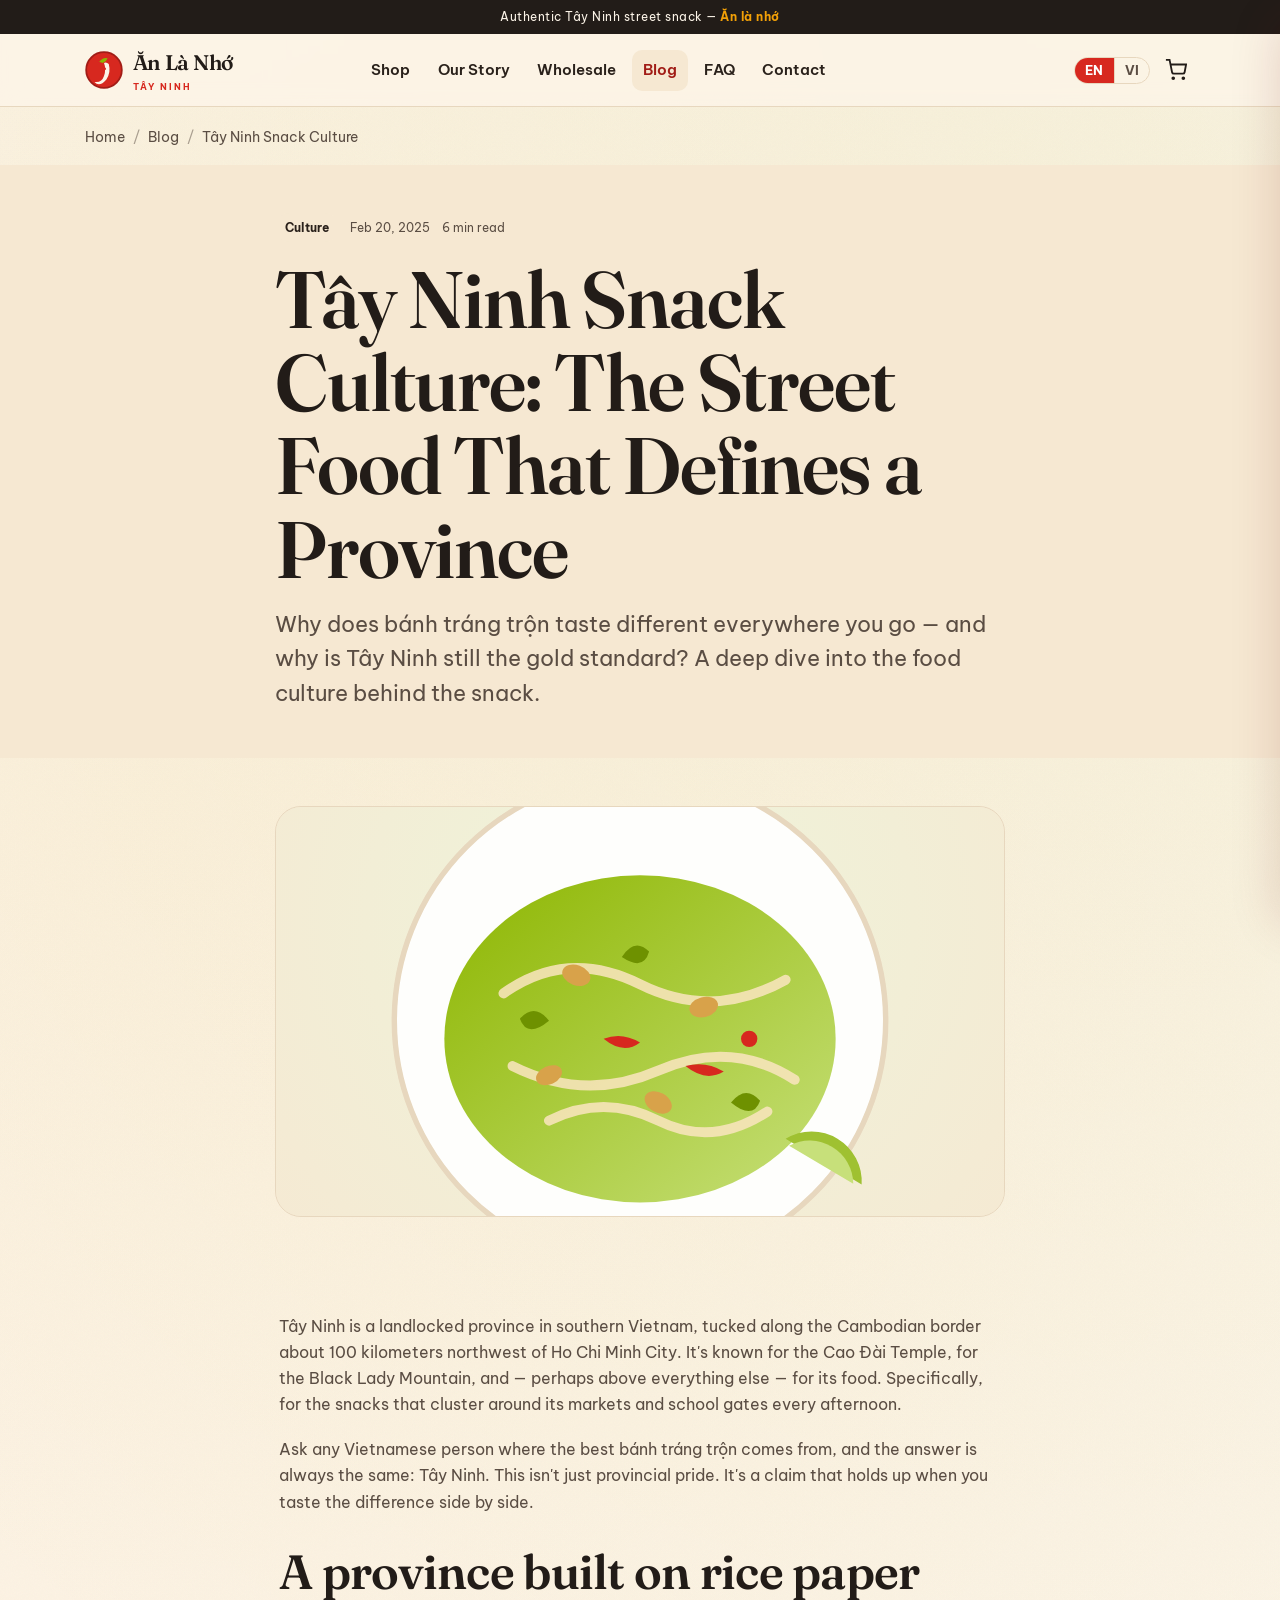
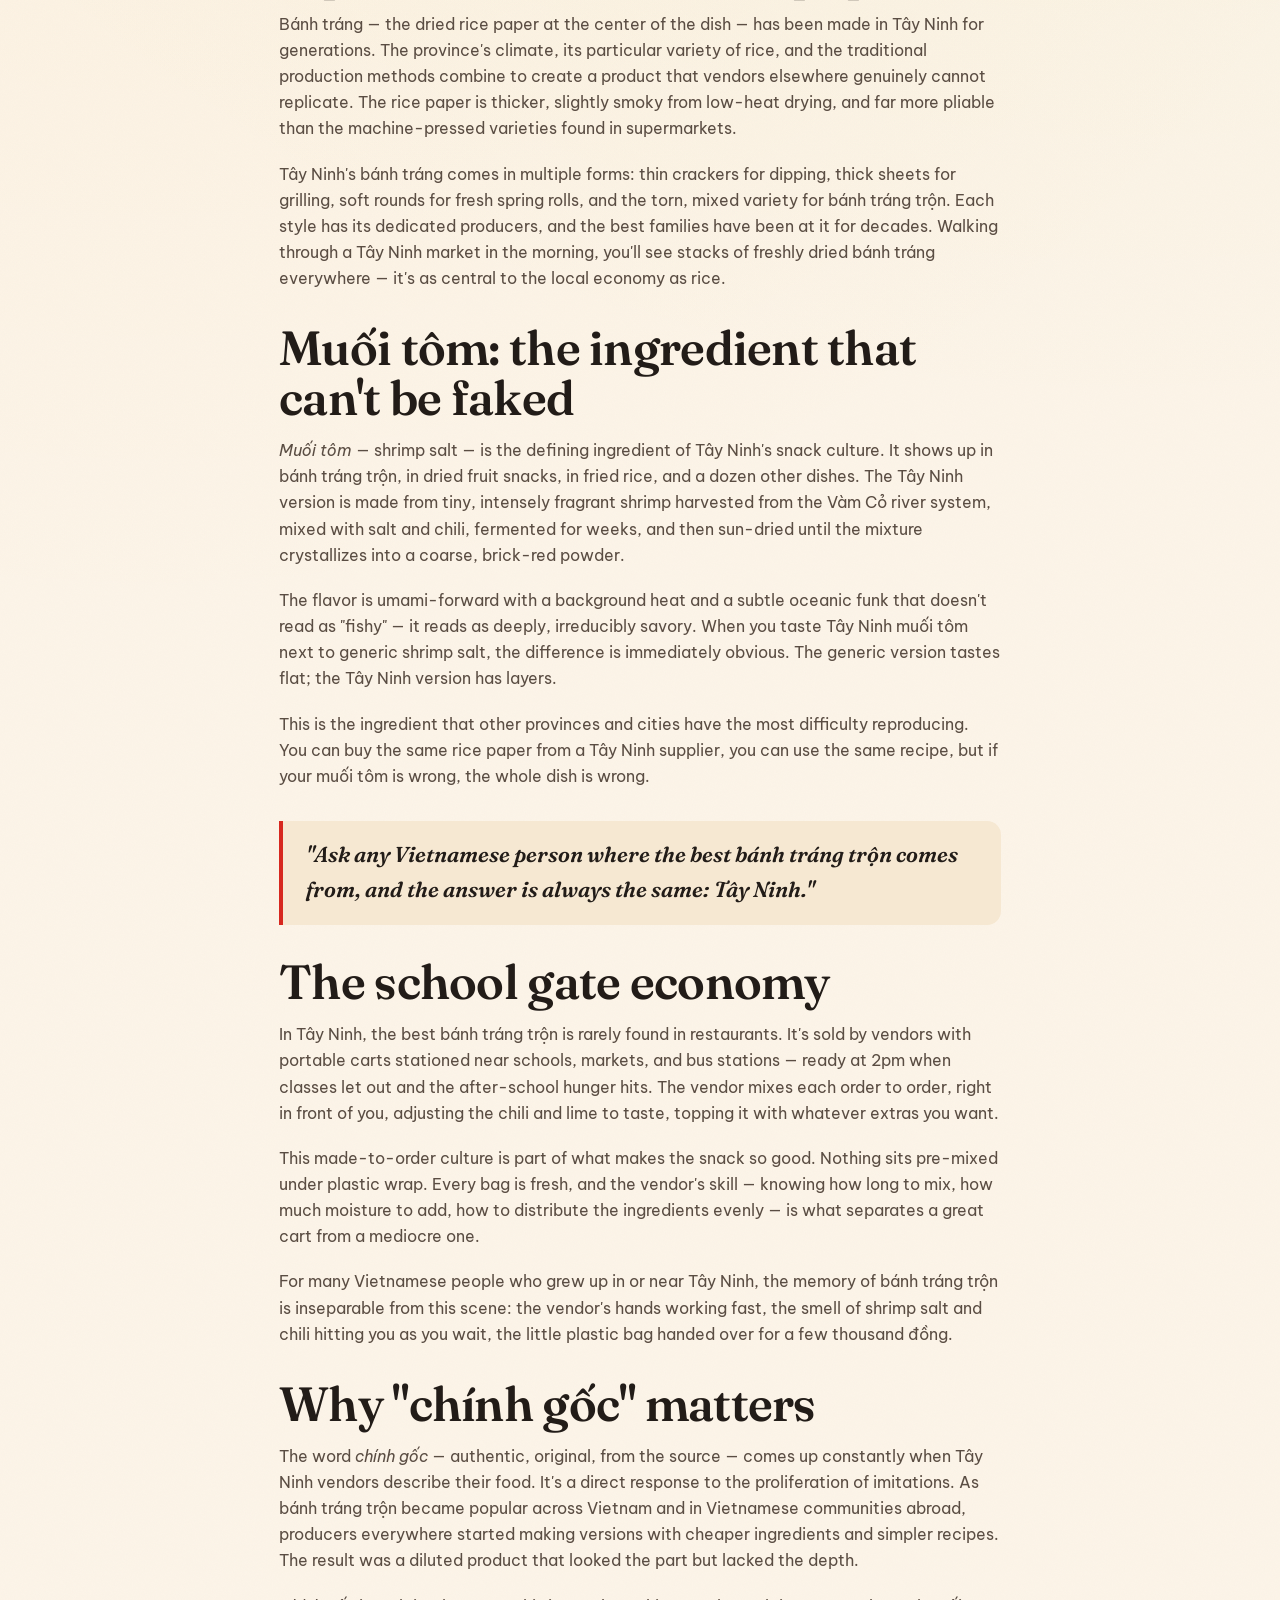
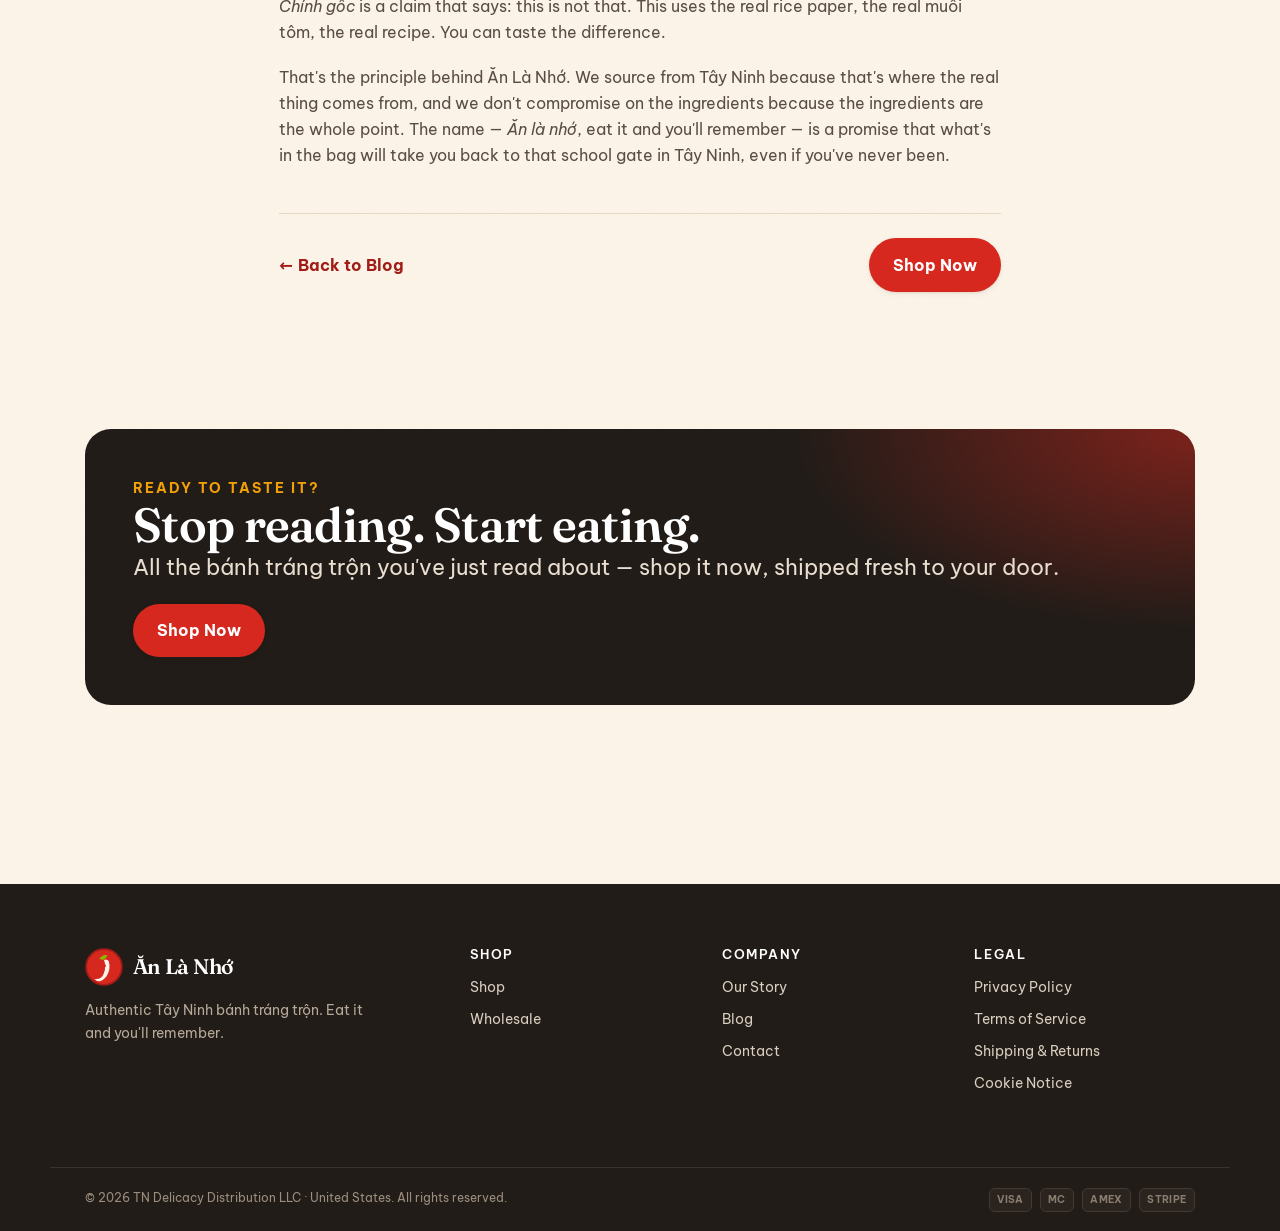
<file: pages/blog-tay-ninh-culture.html>
﻿<!DOCTYPE html>
<html lang="en" class="no-js">
<head>
  <meta charset="UTF-8" />
  <meta name="viewport" content="width=device-width, initial-scale=1" />
  <title>Tây Ninh Snack Culture: The Street Food That Defines a Province | Ăn Là Nhớ</title>
  <meta name="description" content="Why does bánh tráng trộn taste different everywhere you go — and why is Tây Ninh still the gold standard? A deep dive into the food culture behind Vietnam's most addictive snack." />
  <link rel="canonical" href="https://anlanho.com/pages/blog-tay-ninh-culture.html" />
  <link rel="alternate" hreflang="en" href="https://anlanho.com/pages/blog-tay-ninh-culture.html" />
  <link rel="alternate" hreflang="x-default" href="https://anlanho.com/pages/blog-tay-ninh-culture.html" />

  <meta property="og:type" content="article" />
  <meta property="og:site_name" content="Ăn Là Nhớ" />
  <meta property="og:title" content="Tây Ninh Snack Culture: The Street Food That Defines a Province" />
  <meta property="og:description" content="Why does bánh tráng trộn taste different everywhere you go — and why is Tây Ninh still the gold standard?" />
  <meta property="og:url" content="https://anlanho.com/pages/blog-tay-ninh-culture.html" />
  <meta property="og:image" content="https://anlanho.com/assets/img/product-veggie-1.svg" />
  <meta name="twitter:card" content="summary_large_image" />
  <meta name="theme-color" content="#D7281F" />
  <link rel="icon" href="../assets/img/logo-mark.svg" type="image/svg+xml" />

  <link rel="preconnect" href="https://fonts.googleapis.com" />
  <link rel="preconnect" href="https://fonts.gstatic.com" crossorigin />
  <link href="https://fonts.googleapis.com/css2?family=Fraunces:ital,opsz,wght@0,9..144,400;0,9..144,600;1,9..144,500&family=Be+Vietnam+Pro:wght@400;500;600;700;800&display=swap" rel="stylesheet" />
  <link rel="stylesheet" href="../assets/css/styles.css" />

  <script type="application/ld+json">
  {
    "@context": "https://schema.org",
    "@type": "Article",
    "headline": "Tây Ninh Snack Culture: The Street Food That Defines a Province",
    "datePublished": "2025-02-20",
    "dateModified": "2025-02-20",
    "author": {"@type": "Organization", "name": "Ăn Là Nhớ", "url": "https://anlanho.com/"},
    "publisher": {
      "@type": "Organization",
      "name": "Ăn Là Nhớ",
      "logo": {"@type": "ImageObject", "url": "https://anlanho.com/assets/img/logo-mark.svg"}
    },
    "image": "https://anlanho.com/assets/img/product-veggie-1.svg",
    "url": "https://anlanho.com/pages/blog-tay-ninh-culture.html"
  }
  </script>
  <script type="application/ld+json">
  {"@context":"https://schema.org","@type":"BreadcrumbList","itemListElement":[
    {"@type":"ListItem","position":1,"name":"Home","item":"https://anlanho.com/"},
    {"@type":"ListItem","position":2,"name":"Blog","item":"https://anlanho.com/pages/blog.html"},
    {"@type":"ListItem","position":3,"name":"Tây Ninh Snack Culture","item":"https://anlanho.com/pages/blog-tay-ninh-culture.html"}
  ]}
  </script>
</head>

<body data-base="../">
  <a class="skip-link" href="#main" data-i18n="nav.skip">Skip to content</a>

  <header class="site-header">
    <div class="topbar"><span data-i18n="home.kicker">Authentic Tây Ninh street snack</span> — <strong>Ăn là nhớ</strong></div>
    <nav class="wrap nav" aria-label="Primary">
      <a class="brand" href="../index.html" aria-label="Ăn Là Nhớ home"><img class="mark" src="../assets/img/logo-mark.svg" alt="" width="38" height="38" /><span>Ăn Là Nhớ<small>Tây Ninh</small></span></a>
      <div class="nav-links">
        <a href="shop.html" data-i18n="nav.shop">Shop</a>
        <a href="about.html" data-i18n="nav.story">Our Story</a>
        <a href="wholesale.html" data-i18n="nav.wholesale">Wholesale</a>
        <a href="blog.html" data-i18n="nav.blog" aria-current="page">Blog</a>
        <a href="faq.html" data-i18n="nav.faq">FAQ</a>
        <a href="contact.html" data-i18n="nav.contact">Contact</a>
      </div>
      <div class="nav-actions">
        <div class="lang-switcher" role="group" aria-label="Switch language"><button type="button" class="lang-btn" data-lang-btn="en" aria-pressed="true">EN</button><button type="button" class="lang-btn" data-lang-btn="vi" aria-pressed="false">VI</button></div>
        <button class="icon-btn cart-btn snipcart-checkout" aria-label="Open cart"><svg width="22" height="22" viewBox="0 0 24 24" fill="none" stroke="currentColor" stroke-width="2" aria-hidden="true"><circle cx="9" cy="21" r="1"/><circle cx="20" cy="21" r="1"/><path d="M1 1h4l2.7 13.4a2 2 0 0 0 2 1.6h9.7a2 2 0 0 0 2-1.6L23 6H6"/></svg><span class="cart-count" data-cart-count data-count="0"></span></button>
        <button class="icon-btn menu-toggle" data-menu-open aria-label="Open menu" aria-expanded="false" aria-controls="mobileNav"><svg width="24" height="24" viewBox="0 0 24 24" fill="none" stroke="currentColor" stroke-width="2" aria-hidden="true"><line x1="3" y1="6" x2="21" y2="6"/><line x1="3" y1="12" x2="21" y2="12"/><line x1="3" y1="18" x2="21" y2="18"/></svg></button>
      </div>
    </nav>
  </header>
  <div class="nav-overlay" data-nav-overlay></div>
  <aside class="mobile-nav" id="mobileNav" data-mobile-nav aria-label="Mobile">
    <a href="shop.html" data-i18n="nav.shop">Shop</a>
    <a href="about.html" data-i18n="nav.story">Our Story</a>
    <a href="wholesale.html" data-i18n="nav.wholesale">Wholesale</a>
    <a href="blog.html" data-i18n="nav.blog">Blog</a>
    <a href="faq.html" data-i18n="nav.faq">FAQ</a>
    <a href="contact.html" data-i18n="nav.contact">Contact</a>
  </aside>

  <main id="main">

    <nav class="wrap breadcrumb" aria-label="Breadcrumb" style="padding-top:1.25rem">
      <a href="../index.html" data-i18n="nav.home">Home</a>
      <span aria-hidden="true">/</span>
      <a href="blog.html" data-i18n="nav.blog">Blog</a>
      <span aria-hidden="true">/</span>
      <span aria-current="page">Tây Ninh Snack Culture</span>
    </nav>

    <article>

      <div class="section--tight section" style="background:var(--cream-deep);margin-top:1rem">
        <div class="wrap" style="max-width:800px">
          <div class="eyebrow-row" style="margin-bottom:1rem">
            <span class="badge" data-i18n="blog.cat.culture">Culture</span>
            <time datetime="2025-02-20" class="muted" style="font-size:var(--fs-xs)">Feb 20, 2025</time>
            <span class="muted" style="font-size:var(--fs-xs)">6 min read</span>
          </div>
          <h1 style="max-width:24ch">Tây Ninh Snack Culture: The Street Food That Defines a Province</h1>
          <p class="lead" style="margin-top:1rem;max-width:58ch">Why does bánh tráng trộn taste different everywhere you go — and why is Tây Ninh still the gold standard? A deep dive into the food culture behind the snack.</p>
        </div>
      </div>

      <div class="wrap section--tight" style="max-width:800px">
        <div style="border-radius:var(--radius-lg);overflow:hidden;border:1px solid var(--line);background:var(--cream-deep);aspect-ratio:16/9">
          <img src="../assets/img/product-veggie-1.svg" alt="Bánh tráng trộn from Tây Ninh province" width="800" height="450" loading="eager" style="width:100%;height:100%;object-fit:cover">
        </div>
      </div>

      <div class="wrap section--tight" style="max-width:72ch">

        <p style="margin-bottom:1.2rem">Tây Ninh is a landlocked province in southern Vietnam, tucked along the Cambodian border about 100 kilometers northwest of Ho Chi Minh City. It's known for the Cao Đài Temple, for the Black Lady Mountain, and — perhaps above everything else — for its food. Specifically, for the snacks that cluster around its markets and school gates every afternoon.</p>
        <p style="margin-bottom:1.2rem">Ask any Vietnamese person where the best bánh tráng trộn comes from, and the answer is always the same: Tây Ninh. This isn't just provincial pride. It's a claim that holds up when you taste the difference side by side.</p>

        <h2 style="margin-top:2rem;margin-bottom:.9rem">A province built on rice paper</h2>
        <p style="margin-bottom:1.2rem">Bánh tráng — the dried rice paper at the center of the dish — has been made in Tây Ninh for generations. The province's climate, its particular variety of rice, and the traditional production methods combine to create a product that vendors elsewhere genuinely cannot replicate. The rice paper is thicker, slightly smoky from low-heat drying, and far more pliable than the machine-pressed varieties found in supermarkets.</p>
        <p style="margin-bottom:1.2rem">Tây Ninh's bánh tráng comes in multiple forms: thin crackers for dipping, thick sheets for grilling, soft rounds for fresh spring rolls, and the torn, mixed variety for bánh tráng trộn. Each style has its dedicated producers, and the best families have been at it for decades. Walking through a Tây Ninh market in the morning, you'll see stacks of freshly dried bánh tráng everywhere — it's as central to the local economy as rice.</p>

        <h2 style="margin-top:2rem;margin-bottom:.9rem">Muối tôm: the ingredient that can't be faked</h2>
        <p style="margin-bottom:1.2rem"><em>Muối tôm</em> — shrimp salt — is the defining ingredient of Tây Ninh's snack culture. It shows up in bánh tráng trộn, in dried fruit snacks, in fried rice, and a dozen other dishes. The Tây Ninh version is made from tiny, intensely fragrant shrimp harvested from the Vàm Cỏ river system, mixed with salt and chili, fermented for weeks, and then sun-dried until the mixture crystallizes into a coarse, brick-red powder.</p>
        <p style="margin-bottom:1.2rem">The flavor is umami-forward with a background heat and a subtle oceanic funk that doesn't read as "fishy" — it reads as deeply, irreducibly savory. When you taste Tây Ninh muối tôm next to generic shrimp salt, the difference is immediately obvious. The generic version tastes flat; the Tây Ninh version has layers.</p>
        <p style="margin-bottom:1.2rem">This is the ingredient that other provinces and cities have the most difficulty reproducing. You can buy the same rice paper from a Tây Ninh supplier, you can use the same recipe, but if your muối tôm is wrong, the whole dish is wrong.</p>

        <div style="background:var(--cream-deep);border-left:4px solid var(--chili);border-radius:0 var(--radius) var(--radius) 0;padding:1.1rem 1.4rem;margin:2rem 0">
          <p style="margin:0;color:var(--charcoal);font-weight:600;font-style:italic;font-family:var(--font-display);font-size:var(--fs-lg)">"Ask any Vietnamese person where the best bánh tráng trộn comes from, and the answer is always the same: Tây Ninh."</p>
        </div>

        <h2 style="margin-top:2rem;margin-bottom:.9rem">The school gate economy</h2>
        <p style="margin-bottom:1.2rem">In Tây Ninh, the best bánh tráng trộn is rarely found in restaurants. It's sold by vendors with portable carts stationed near schools, markets, and bus stations — ready at 2pm when classes let out and the after-school hunger hits. The vendor mixes each order to order, right in front of you, adjusting the chili and lime to taste, topping it with whatever extras you want.</p>
        <p style="margin-bottom:1.2rem">This made-to-order culture is part of what makes the snack so good. Nothing sits pre-mixed under plastic wrap. Every bag is fresh, and the vendor's skill — knowing how long to mix, how much moisture to add, how to distribute the ingredients evenly — is what separates a great cart from a mediocre one.</p>
        <p style="margin-bottom:1.2rem">For many Vietnamese people who grew up in or near Tây Ninh, the memory of bánh tráng trộn is inseparable from this scene: the vendor's hands working fast, the smell of shrimp salt and chili hitting you as you wait, the little plastic bag handed over for a few thousand đồng.</p>

        <h2 style="margin-top:2rem;margin-bottom:.9rem">Why "chính gốc" matters</h2>
        <p style="margin-bottom:1.2rem">The word <em>chính gốc</em> — authentic, original, from the source — comes up constantly when Tây Ninh vendors describe their food. It's a direct response to the proliferation of imitations. As bánh tráng trộn became popular across Vietnam and in Vietnamese communities abroad, producers everywhere started making versions with cheaper ingredients and simpler recipes. The result was a diluted product that looked the part but lacked the depth.</p>
        <p style="margin-bottom:1.2rem"><em>Chính gốc</em> is a claim that says: this is not that. This uses the real rice paper, the real muối tôm, the real recipe. You can taste the difference.</p>
        <p style="margin-bottom:1.2rem">That's the principle behind Ăn Là Nhớ. We source from Tây Ninh because that's where the real thing comes from, and we don't compromise on the ingredients because the ingredients are the whole point. The name — <em>Ăn là nhớ</em>, eat it and you'll remember — is a promise that what's in the bag will take you back to that school gate in Tây Ninh, even if you've never been.</p>

        <div style="margin-top:2.8rem;padding-top:1.5rem;border-top:1px solid var(--line);display:flex;gap:1rem;flex-wrap:wrap;align-items:center;justify-content:space-between">
          <a href="blog.html" style="font-weight:700;color:var(--chili-dark);display:inline-flex;align-items:center;gap:.35rem">← <span data-i18n="blog.backto">Back to Blog</span></a>
          <a class="btn" href="shop.html" data-i18n="cta.shop">Shop Now</a>
        </div>

      </div>
    </article>

    <section class="section">
      <div class="wrap">
        <div class="cta-banner reveal">
          <p class="kicker" style="color:var(--turmeric)" data-i18n="blog.shop.kicker">Ready to taste it?</p>
          <h2 data-i18n="blog.shop.cta">Stop reading. Start eating.</h2>
          <p class="lead" data-i18n="blog.shop.d">All the bánh tráng trộn you've just read about — shop it now, shipped fresh to your door.</p>
          <div class="hero-cta">
            <a class="btn" href="shop.html" data-i18n="cta.shop">Shop Now</a>
            <a class="btn btn--ghost" href="blog.html" data-i18n="blog.backto">Back to Blog</a>
          </div>
        </div>
      </div>
    </section>

  </main>

  <footer class="site-footer">
    <div class="wrap footer-top">
      <div class="footer-brand">
        <a class="brand" href="../index.html"><img class="mark" src="../assets/img/logo-mark.svg" alt="" width="38" height="38"><span>Ăn Là Nhớ</span></a>
        <p data-i18n="footer.tagline">Authentic Tây Ninh bánh tráng trộn. Eat it and you'll remember.</p>
      </div>
      <div class="footer-col"><h4 data-i18n="footer.shop">Shop</h4><ul><li><a href="shop.html" data-i18n="nav.shop">Shop</a></li><li><a href="wholesale.html" data-i18n="nav.wholesale">Wholesale</a></li></ul></div>
      <div class="footer-col"><h4 data-i18n="footer.company">Company</h4><ul><li><a href="about.html" data-i18n="nav.story">Our Story</a></li><li><a href="blog.html" data-i18n="nav.blog">Blog</a></li><li><a href="contact.html" data-i18n="nav.contact">Contact</a></li></ul></div>
      <div class="footer-col"><h4 data-i18n="footer.legal">Legal</h4><ul><li><a href="privacy.html" data-i18n="footer.privacy">Privacy Policy</a></li><li><a href="terms.html" data-i18n="footer.terms">Terms of Service</a></li><li><a href="shipping.html" data-i18n="footer.shipping">Shipping &amp; Returns</a></li><li><a href="cookies.html" data-i18n="footer.cookies">Cookie Notice</a></li></ul></div>
    </div>
    <div class="wrap footer-bottom">
      <span>© <span data-year>2025</span> <span data-i18n="footer.address">TN Delicacy Distribution LLC · United States</span>. <span data-i18n="footer.rights">All rights reserved.</span></span>
      <span class="pay-icons" aria-label="Accepted payments"><span>VISA</span><span>MC</span><span>AMEX</span><span>STRIPE</span></span>
    </div>
  </footer>

  <!-- REQUIRED: Replace with your Snipcart public API key from https://app.snipcart.com/dashboard/account/credentials -->
  <div hidden id="snipcart" data-api-key="YOUR_SNIPCART_PUBLIC_API_KEY" data-config-modal-style="side"></div>
  <script async src="https://cdn.snipcart.com/themes/v3.7.0/default/snipcart.js"></script>
  <script defer src="../assets/js/i18n-data.js"></script>
  <script defer src="../assets/js/i18n.js?v=4"></script>
  <script defer src="../assets/js/main.js"></script>
</body>
</html>
</file>
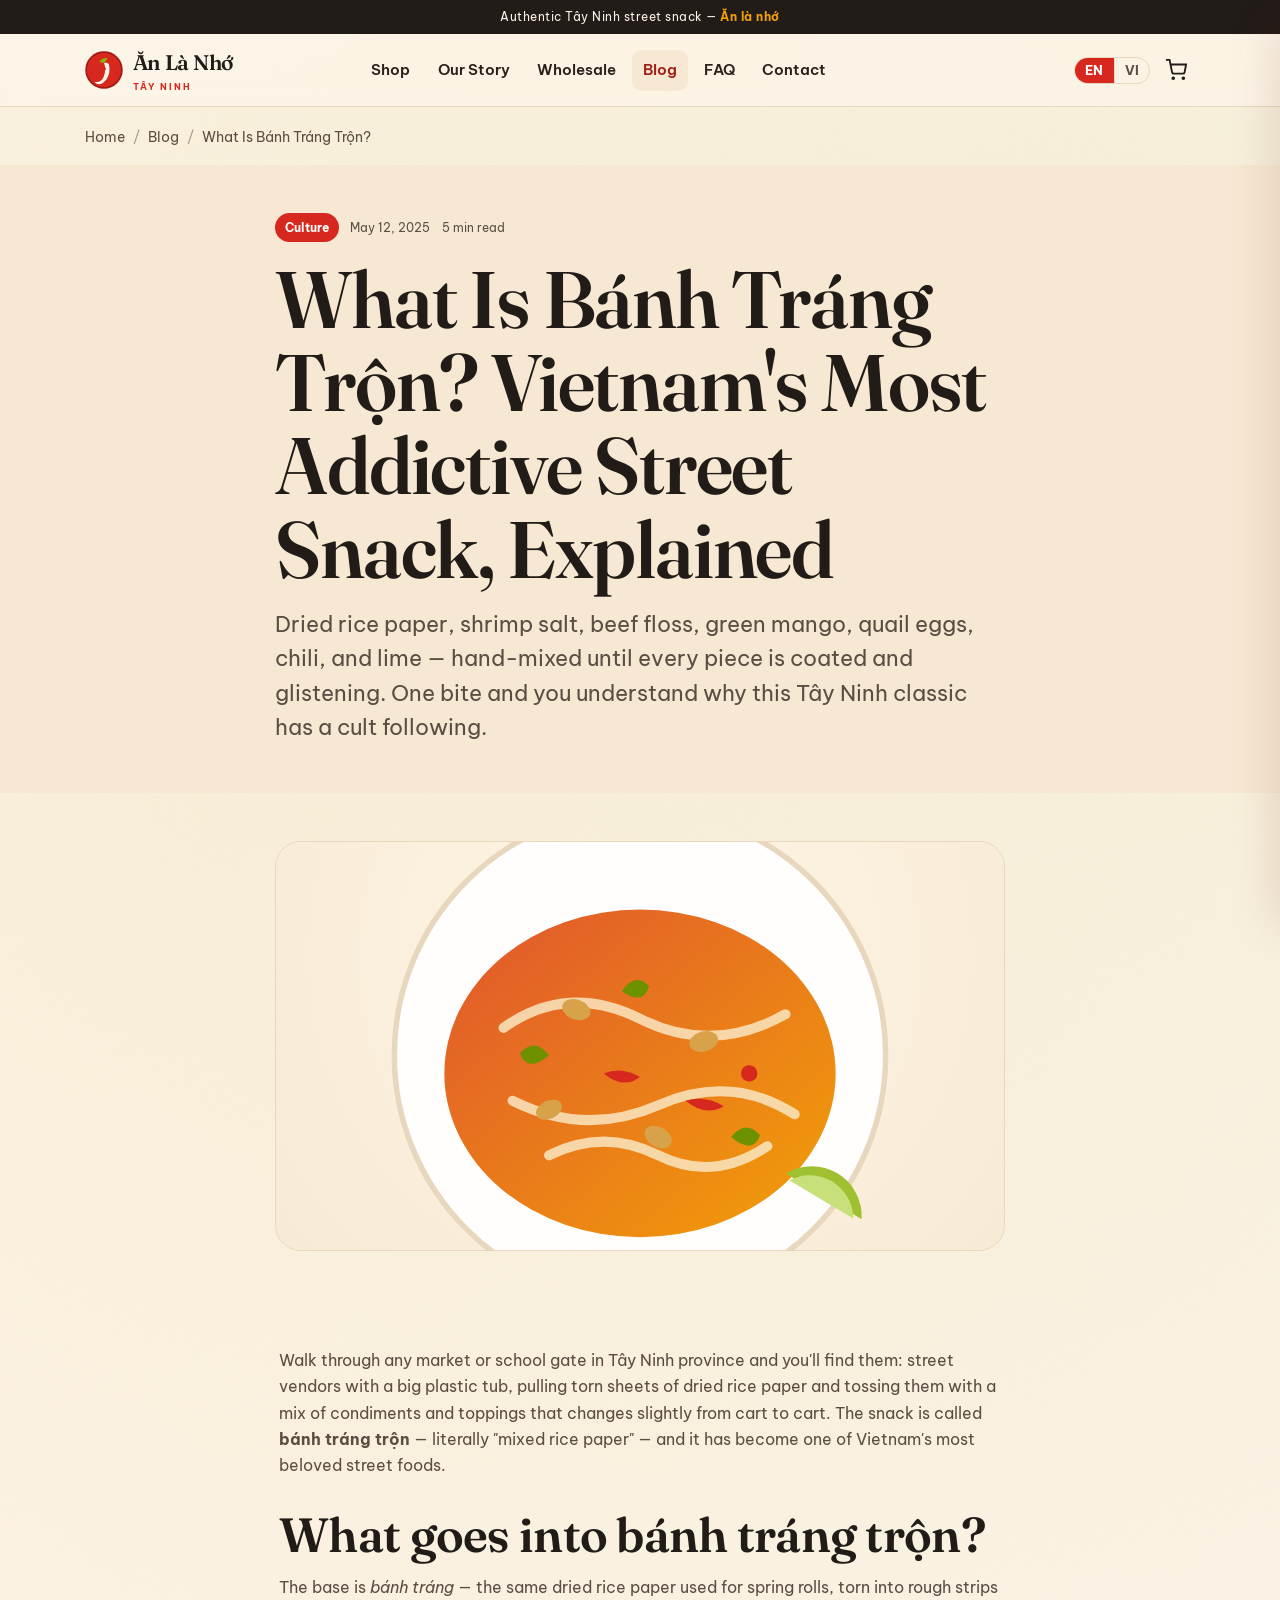
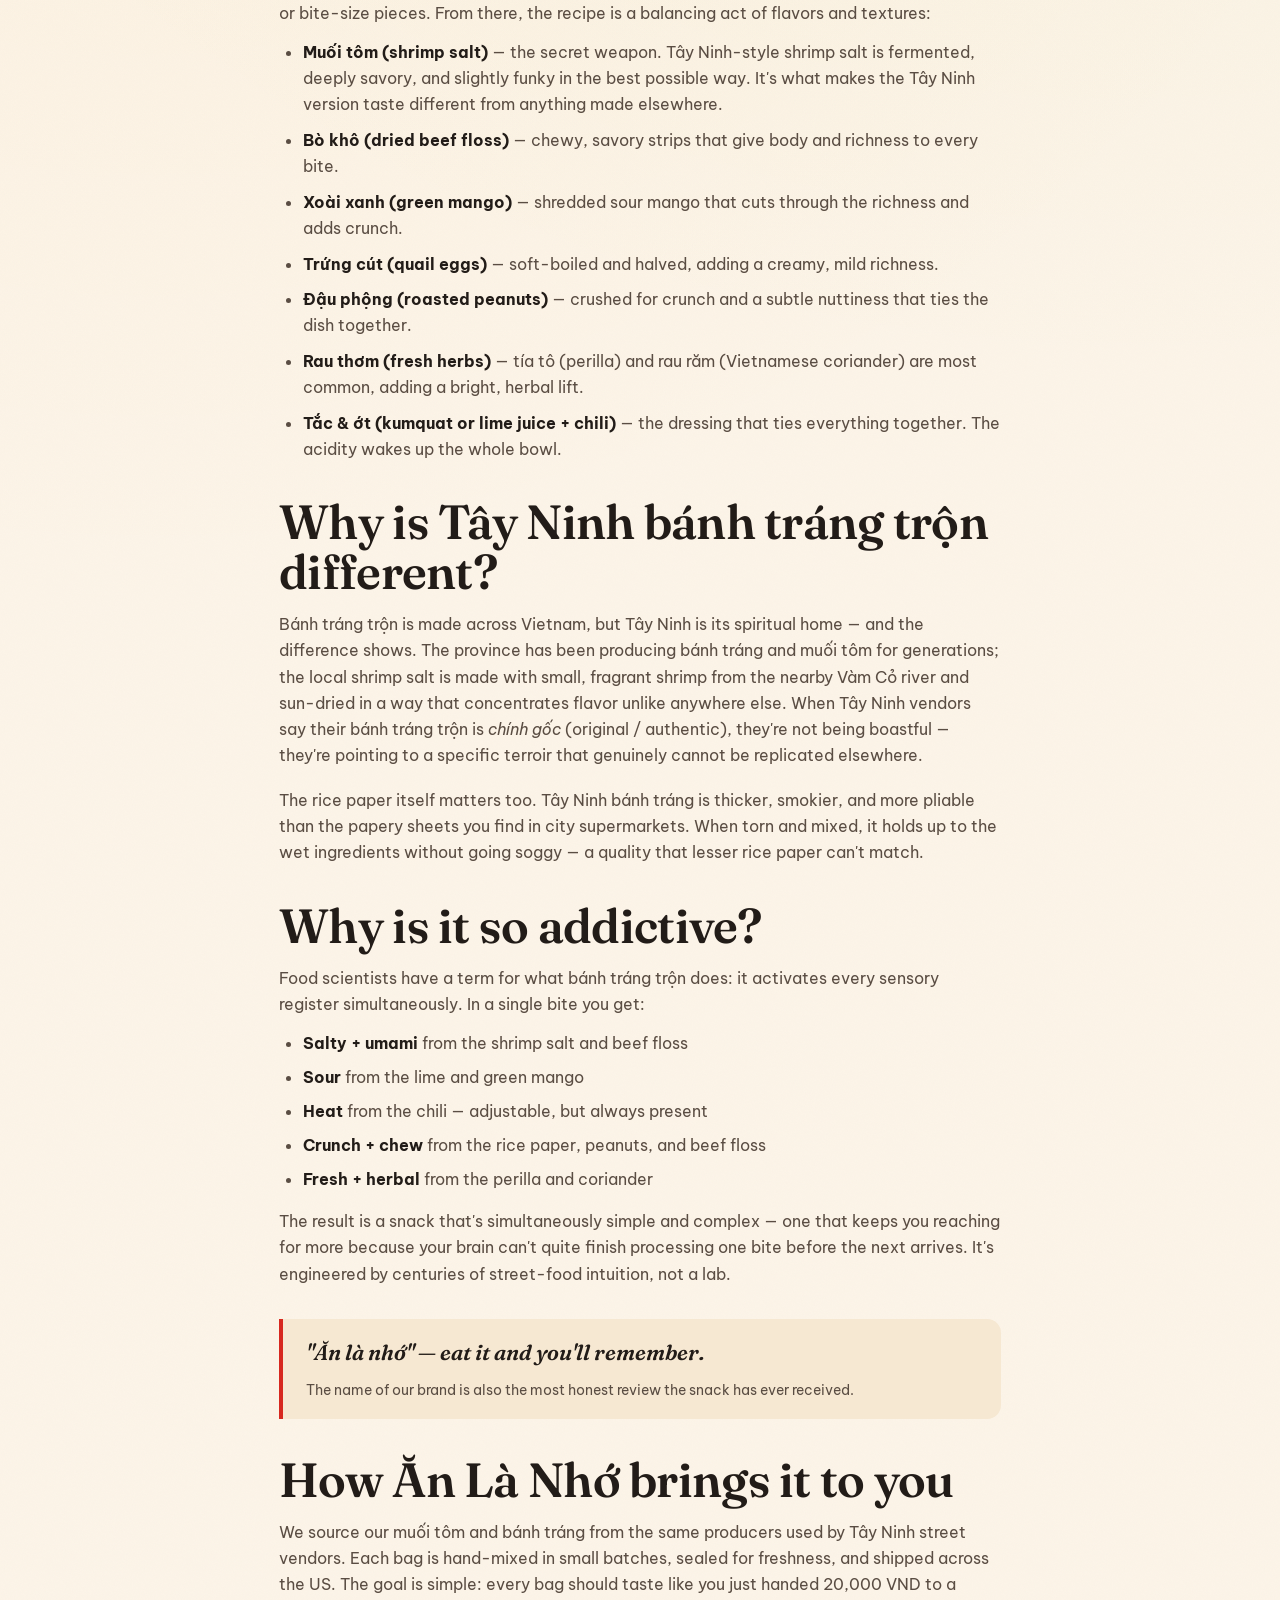
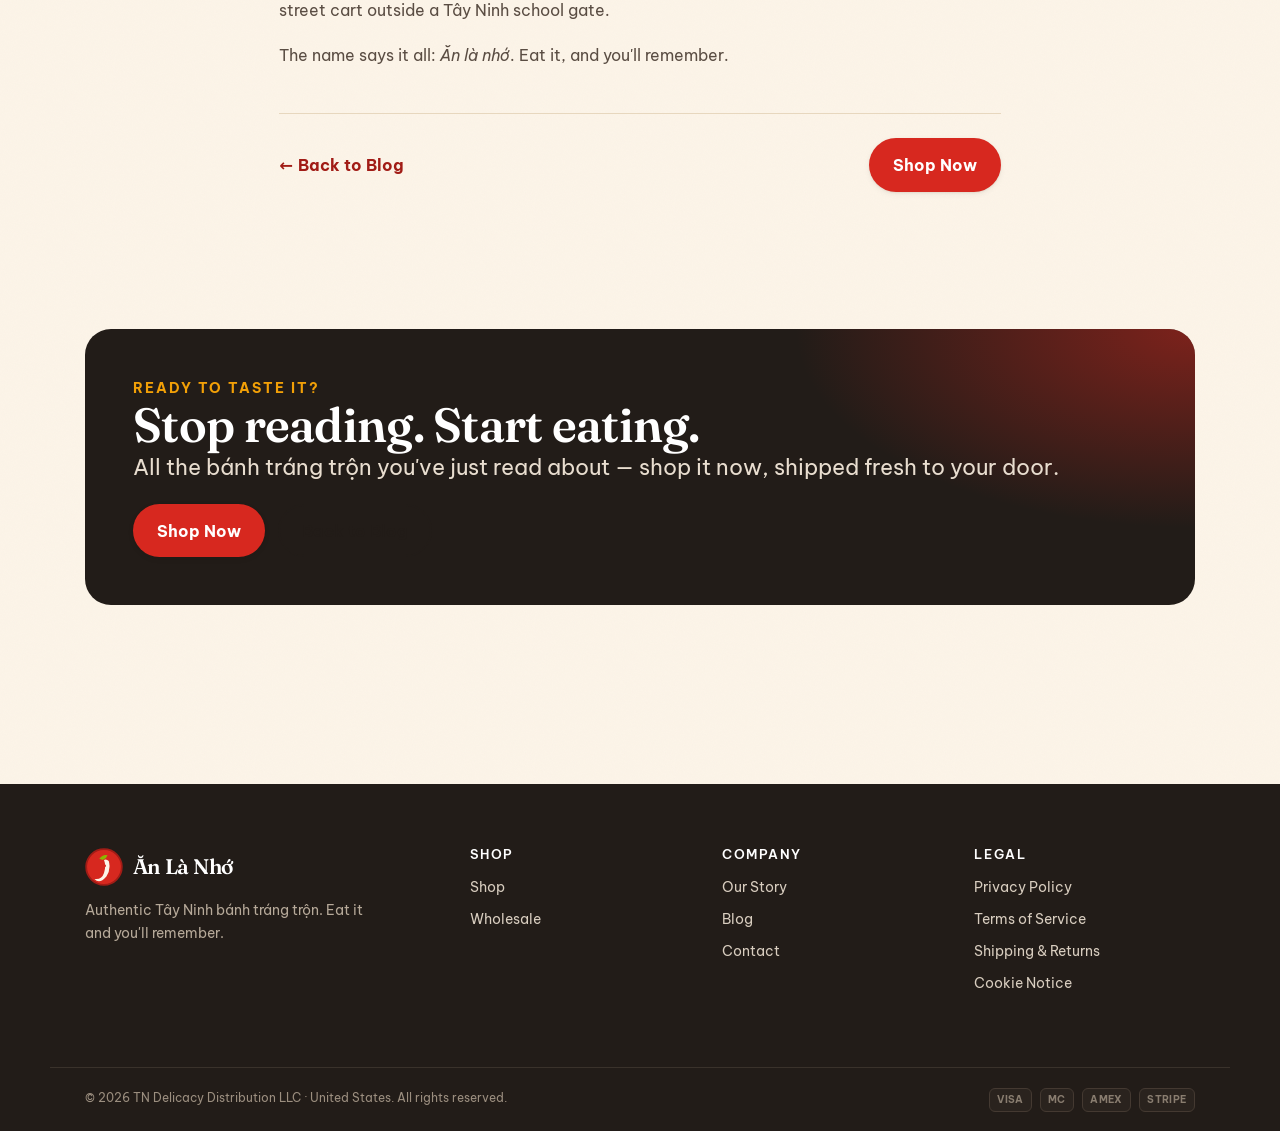
<file: pages/blog-what-is-banh-trang-tron.html>
﻿<!DOCTYPE html>
<html lang="en" class="no-js">
<head>
  <meta charset="UTF-8" />
  <meta name="viewport" content="width=device-width, initial-scale=1" />
  <title>What Is Bánh Tráng Trộn? Vietnam's Most Addictive Street Snack, Explained | Ăn Là Nhớ</title>
  <meta name="description" content="Bánh tráng trộn is Vietnam's most craveable street snack — dried rice paper, shrimp salt, beef floss, green mango, and chili, hand-mixed to perfection. Learn the story behind Tây Ninh's most famous food." />
  <link rel="canonical" href="https://anlanho.com/pages/blog-what-is-banh-trang-tron.html" />
  <link rel="alternate" hreflang="en" href="https://anlanho.com/pages/blog-what-is-banh-trang-tron.html" />
  <link rel="alternate" hreflang="x-default" href="https://anlanho.com/pages/blog-what-is-banh-trang-tron.html" />

  <meta property="og:type" content="article" />
  <meta property="og:site_name" content="Ăn Là Nhớ" />
  <meta property="og:title" content="What Is Bánh Tráng Trộn? Vietnam's Most Addictive Street Snack, Explained" />
  <meta property="og:description" content="Dried rice paper, shrimp salt, beef floss, green mango, quail eggs, chili, and lime — hand-mixed to perfection. The story behind Tây Ninh's most famous food." />
  <meta property="og:url" content="https://anlanho.com/pages/blog-what-is-banh-trang-tron.html" />
  <meta property="og:image" content="https://anlanho.com/assets/img/hero-plate.svg" />
  <meta name="twitter:card" content="summary_large_image" />
  <meta name="theme-color" content="#D7281F" />
  <link rel="icon" href="../assets/img/logo-mark.svg" type="image/svg+xml" />

  <link rel="preconnect" href="https://fonts.googleapis.com" />
  <link rel="preconnect" href="https://fonts.gstatic.com" crossorigin />
  <link href="https://fonts.googleapis.com/css2?family=Fraunces:ital,opsz,wght@0,9..144,400;0,9..144,600;1,9..144,500&family=Be+Vietnam+Pro:wght@400;500;600;700;800&display=swap" rel="stylesheet" />
  <link rel="stylesheet" href="../assets/css/styles.css" />

  <script type="application/ld+json">
  {
    "@context": "https://schema.org",
    "@type": "Article",
    "headline": "What Is Bánh Tráng Trộn? Vietnam's Most Addictive Street Snack, Explained",
    "datePublished": "2025-05-12",
    "dateModified": "2025-05-12",
    "author": {"@type": "Organization", "name": "Ăn Là Nhớ", "url": "https://anlanho.com/"},
    "publisher": {
      "@type": "Organization",
      "name": "Ăn Là Nhớ",
      "logo": {"@type": "ImageObject", "url": "https://anlanho.com/assets/img/logo-mark.svg"}
    },
    "image": "https://anlanho.com/assets/img/hero-plate.svg",
    "url": "https://anlanho.com/pages/blog-what-is-banh-trang-tron.html",
    "description": "Bánh tráng trộn is Vietnam's most craveable street snack — dried rice paper, shrimp salt, beef floss, green mango, and chili, hand-mixed to perfection."
  }
  </script>
  <script type="application/ld+json">
  {"@context":"https://schema.org","@type":"BreadcrumbList","itemListElement":[
    {"@type":"ListItem","position":1,"name":"Home","item":"https://anlanho.com/"},
    {"@type":"ListItem","position":2,"name":"Blog","item":"https://anlanho.com/pages/blog.html"},
    {"@type":"ListItem","position":3,"name":"What Is Bánh Tráng Trộn?","item":"https://anlanho.com/pages/blog-what-is-banh-trang-tron.html"}
  ]}
  </script>
</head>

<body data-base="../">
  <a class="skip-link" href="#main" data-i18n="nav.skip">Skip to content</a>

  <header class="site-header">
    <div class="topbar"><span data-i18n="home.kicker">Authentic Tây Ninh street snack</span> — <strong>Ăn là nhớ</strong></div>
    <nav class="wrap nav" aria-label="Primary">
      <a class="brand" href="../index.html" aria-label="Ăn Là Nhớ home"><img class="mark" src="../assets/img/logo-mark.svg" alt="" width="38" height="38" /><span>Ăn Là Nhớ<small>Tây Ninh</small></span></a>
      <div class="nav-links">
        <a href="shop.html" data-i18n="nav.shop">Shop</a>
        <a href="about.html" data-i18n="nav.story">Our Story</a>
        <a href="wholesale.html" data-i18n="nav.wholesale">Wholesale</a>
        <a href="blog.html" data-i18n="nav.blog" aria-current="page">Blog</a>
        <a href="faq.html" data-i18n="nav.faq">FAQ</a>
        <a href="contact.html" data-i18n="nav.contact">Contact</a>
      </div>
      <div class="nav-actions">
        <div class="lang-switcher" role="group" aria-label="Switch language"><button type="button" class="lang-btn" data-lang-btn="en" aria-pressed="true">EN</button><button type="button" class="lang-btn" data-lang-btn="vi" aria-pressed="false">VI</button></div>
        <button class="icon-btn cart-btn snipcart-checkout" aria-label="Open cart"><svg width="22" height="22" viewBox="0 0 24 24" fill="none" stroke="currentColor" stroke-width="2" aria-hidden="true"><circle cx="9" cy="21" r="1"/><circle cx="20" cy="21" r="1"/><path d="M1 1h4l2.7 13.4a2 2 0 0 0 2 1.6h9.7a2 2 0 0 0 2-1.6L23 6H6"/></svg><span class="cart-count" data-cart-count data-count="0"></span></button>
        <button class="icon-btn menu-toggle" data-menu-open aria-label="Open menu" aria-expanded="false" aria-controls="mobileNav"><svg width="24" height="24" viewBox="0 0 24 24" fill="none" stroke="currentColor" stroke-width="2" aria-hidden="true"><line x1="3" y1="6" x2="21" y2="6"/><line x1="3" y1="12" x2="21" y2="12"/><line x1="3" y1="18" x2="21" y2="18"/></svg></button>
      </div>
    </nav>
  </header>
  <div class="nav-overlay" data-nav-overlay></div>
  <aside class="mobile-nav" id="mobileNav" data-mobile-nav aria-label="Mobile">
    <a href="shop.html" data-i18n="nav.shop">Shop</a>
    <a href="about.html" data-i18n="nav.story">Our Story</a>
    <a href="wholesale.html" data-i18n="nav.wholesale">Wholesale</a>
    <a href="blog.html" data-i18n="nav.blog">Blog</a>
    <a href="faq.html" data-i18n="nav.faq">FAQ</a>
    <a href="contact.html" data-i18n="nav.contact">Contact</a>
  </aside>

  <main id="main">

    <nav class="wrap breadcrumb" aria-label="Breadcrumb" style="padding-top:1.25rem">
      <a href="../index.html" data-i18n="nav.home">Home</a>
      <span aria-hidden="true">/</span>
      <a href="blog.html" data-i18n="nav.blog">Blog</a>
      <span aria-hidden="true">/</span>
      <span aria-current="page">What Is Bánh Tráng Trộn?</span>
    </nav>

    <article>

      <!-- Article header -->
      <div class="section--tight section" style="background:var(--cream-deep);margin-top:1rem">
        <div class="wrap" style="max-width:800px">
          <div class="eyebrow-row" style="margin-bottom:1rem">
            <span class="badge badge--new" data-i18n="blog.cat.culture">Culture</span>
            <time datetime="2025-05-12" class="muted" style="font-size:var(--fs-xs)">May 12, 2025</time>
            <span class="muted" style="font-size:var(--fs-xs)">5 min read</span>
          </div>
          <h1 style="max-width:22ch">What Is Bánh Tráng Trộn? Vietnam's Most Addictive Street Snack, Explained</h1>
          <p class="lead" style="margin-top:1rem;max-width:58ch">Dried rice paper, shrimp salt, beef floss, green mango, quail eggs, chili, and lime — hand-mixed until every piece is coated and glistening. One bite and you understand why this Tây Ninh classic has a cult following.</p>
        </div>
      </div>

      <!-- Hero image -->
      <div class="wrap section--tight" style="max-width:800px">
        <div style="border-radius:var(--radius-lg);overflow:hidden;border:1px solid var(--line);background:var(--cream-deep);aspect-ratio:16/9">
          <img src="../assets/img/hero-plate.svg" alt="A bowl of authentic bánh tráng trộn with all toppings" width="800" height="450" loading="eager" style="width:100%;height:100%;object-fit:cover">
        </div>
      </div>

      <!-- Article body -->
      <div class="wrap section--tight" style="max-width:72ch">

        <p style="margin-bottom:1.2rem">Walk through any market or school gate in Tây Ninh province and you'll find them: street vendors with a big plastic tub, pulling torn sheets of dried rice paper and tossing them with a mix of condiments and toppings that changes slightly from cart to cart. The snack is called <strong>bánh tráng trộn</strong> — literally "mixed rice paper" — and it has become one of Vietnam's most beloved street foods.</p>

        <h2 style="margin-top:2rem;margin-bottom:.9rem">What goes into bánh tráng trộn?</h2>
        <p style="margin-bottom:.8rem">The base is <em>bánh tráng</em> — the same dried rice paper used for spring rolls, torn into rough strips or bite-size pieces. From there, the recipe is a balancing act of flavors and textures:</p>
        <ul style="list-style:disc;padding-left:1.5rem;color:var(--text-soft)">
          <li style="margin-bottom:.6rem"><strong style="color:var(--charcoal)">Muối tôm (shrimp salt)</strong> — the secret weapon. Tây Ninh-style shrimp salt is fermented, deeply savory, and slightly funky in the best possible way. It's what makes the Tây Ninh version taste different from anything made elsewhere.</li>
          <li style="margin-bottom:.6rem"><strong style="color:var(--charcoal)">Bò khô (dried beef floss)</strong> — chewy, savory strips that give body and richness to every bite.</li>
          <li style="margin-bottom:.6rem"><strong style="color:var(--charcoal)">Xoài xanh (green mango)</strong> — shredded sour mango that cuts through the richness and adds crunch.</li>
          <li style="margin-bottom:.6rem"><strong style="color:var(--charcoal)">Trứng cút (quail eggs)</strong> — soft-boiled and halved, adding a creamy, mild richness.</li>
          <li style="margin-bottom:.6rem"><strong style="color:var(--charcoal)">Đậu phộng (roasted peanuts)</strong> — crushed for crunch and a subtle nuttiness that ties the dish together.</li>
          <li style="margin-bottom:.6rem"><strong style="color:var(--charcoal)">Rau thơm (fresh herbs)</strong> — tía tô (perilla) and rau răm (Vietnamese coriander) are most common, adding a bright, herbal lift.</li>
          <li style="margin-bottom:.6rem"><strong style="color:var(--charcoal)">Tắc &amp; ớt (kumquat or lime juice + chili)</strong> — the dressing that ties everything together. The acidity wakes up the whole bowl.</li>
        </ul>

        <h2 style="margin-top:2.2rem;margin-bottom:.9rem">Why is Tây Ninh bánh tráng trộn different?</h2>
        <p style="margin-bottom:1.2rem">Bánh tráng trộn is made across Vietnam, but Tây Ninh is its spiritual home — and the difference shows. The province has been producing bánh tráng and muối tôm for generations; the local shrimp salt is made with small, fragrant shrimp from the nearby Vàm Cỏ river and sun-dried in a way that concentrates flavor unlike anywhere else. When Tây Ninh vendors say their bánh tráng trộn is <em>chính gốc</em> (original / authentic), they're not being boastful — they're pointing to a specific terroir that genuinely cannot be replicated elsewhere.</p>
        <p style="margin-bottom:1.2rem">The rice paper itself matters too. Tây Ninh bánh tráng is thicker, smokier, and more pliable than the papery sheets you find in city supermarkets. When torn and mixed, it holds up to the wet ingredients without going soggy — a quality that lesser rice paper can't match.</p>

        <h2 style="margin-top:2.2rem;margin-bottom:.9rem">Why is it so addictive?</h2>
        <p style="margin-bottom:.8rem">Food scientists have a term for what bánh tráng trộn does: it activates every sensory register simultaneously. In a single bite you get:</p>
        <ul style="list-style:disc;padding-left:1.5rem;color:var(--text-soft)">
          <li style="margin-bottom:.5rem"><strong style="color:var(--charcoal)">Salty + umami</strong> from the shrimp salt and beef floss</li>
          <li style="margin-bottom:.5rem"><strong style="color:var(--charcoal)">Sour</strong> from the lime and green mango</li>
          <li style="margin-bottom:.5rem"><strong style="color:var(--charcoal)">Heat</strong> from the chili — adjustable, but always present</li>
          <li style="margin-bottom:.5rem"><strong style="color:var(--charcoal)">Crunch + chew</strong> from the rice paper, peanuts, and beef floss</li>
          <li style="margin-bottom:.5rem"><strong style="color:var(--charcoal)">Fresh + herbal</strong> from the perilla and coriander</li>
        </ul>
        <p style="margin-top:1rem;margin-bottom:1.2rem">The result is a snack that's simultaneously simple and complex — one that keeps you reaching for more because your brain can't quite finish processing one bite before the next arrives. It's engineered by centuries of street-food intuition, not a lab.</p>

        <div style="background:var(--cream-deep);border-left:4px solid var(--chili);border-radius:0 var(--radius) var(--radius) 0;padding:1.1rem 1.4rem;margin:2rem 0">
          <p style="margin:0;color:var(--charcoal);font-weight:600;font-style:italic;font-family:var(--font-display);font-size:var(--fs-lg)">"Ăn là nhớ" — eat it and you'll remember.</p>
          <p style="margin:.5rem 0 0;font-size:var(--fs-sm)">The name of our brand is also the most honest review the snack has ever received.</p>
        </div>

        <h2 style="margin-top:2.2rem;margin-bottom:.9rem">How Ăn Là Nhớ brings it to you</h2>
        <p style="margin-bottom:1.2rem">We source our muối tôm and bánh tráng from the same producers used by Tây Ninh street vendors. Each bag is hand-mixed in small batches, sealed for freshness, and shipped across the US. The goal is simple: every bag should taste like you just handed 20,000 VND to a street cart outside a Tây Ninh school gate.</p>
        <p style="margin-bottom:1.2rem">The name says it all: <em>Ăn là nhớ</em>. Eat it, and you'll remember.</p>

        <!-- Footer nav -->
        <div style="margin-top:2.8rem;padding-top:1.5rem;border-top:1px solid var(--line);display:flex;gap:1rem;flex-wrap:wrap;align-items:center;justify-content:space-between">
          <a href="blog.html" style="font-weight:700;color:var(--chili-dark);display:inline-flex;align-items:center;gap:.35rem">← <span data-i18n="blog.backto">Back to Blog</span></a>
          <a class="btn" href="shop.html" data-i18n="cta.shop">Shop Now</a>
        </div>

      </div>
    </article>

    <!-- Shop CTA -->
    <section class="section">
      <div class="wrap">
        <div class="cta-banner reveal">
          <p class="kicker" style="color:var(--turmeric)" data-i18n="blog.shop.kicker">Ready to taste it?</p>
          <h2 data-i18n="blog.shop.cta">Stop reading. Start eating.</h2>
          <p class="lead" data-i18n="blog.shop.d">All the bánh tráng trộn you've just read about — shop it now, shipped fresh to your door.</p>
          <div class="hero-cta">
            <a class="btn" href="shop.html" data-i18n="cta.shop">Shop Now</a>
            <a class="btn btn--ghost" href="blog.html" data-i18n="blog.backto">Back to Blog</a>
          </div>
        </div>
      </div>
    </section>

  </main>

  <footer class="site-footer">
    <div class="wrap footer-top">
      <div class="footer-brand">
        <a class="brand" href="../index.html"><img class="mark" src="../assets/img/logo-mark.svg" alt="" width="38" height="38"><span>Ăn Là Nhớ</span></a>
        <p data-i18n="footer.tagline">Authentic Tây Ninh bánh tráng trộn. Eat it and you'll remember.</p>
      </div>
      <div class="footer-col"><h4 data-i18n="footer.shop">Shop</h4><ul><li><a href="shop.html" data-i18n="nav.shop">Shop</a></li><li><a href="wholesale.html" data-i18n="nav.wholesale">Wholesale</a></li></ul></div>
      <div class="footer-col"><h4 data-i18n="footer.company">Company</h4><ul><li><a href="about.html" data-i18n="nav.story">Our Story</a></li><li><a href="blog.html" data-i18n="nav.blog">Blog</a></li><li><a href="contact.html" data-i18n="nav.contact">Contact</a></li></ul></div>
      <div class="footer-col"><h4 data-i18n="footer.legal">Legal</h4><ul><li><a href="privacy.html" data-i18n="footer.privacy">Privacy Policy</a></li><li><a href="terms.html" data-i18n="footer.terms">Terms of Service</a></li><li><a href="shipping.html" data-i18n="footer.shipping">Shipping &amp; Returns</a></li><li><a href="cookies.html" data-i18n="footer.cookies">Cookie Notice</a></li></ul></div>
    </div>
    <div class="wrap footer-bottom">
      <span>© <span data-year>2025</span> <span data-i18n="footer.address">TN Delicacy Distribution LLC · United States</span>. <span data-i18n="footer.rights">All rights reserved.</span></span>
      <span class="pay-icons" aria-label="Accepted payments"><span>VISA</span><span>MC</span><span>AMEX</span><span>STRIPE</span></span>
    </div>
  </footer>

  <!-- REQUIRED: Replace with your Snipcart public API key from https://app.snipcart.com/dashboard/account/credentials -->
  <div hidden id="snipcart" data-api-key="YOUR_SNIPCART_PUBLIC_API_KEY" data-config-modal-style="side"></div>
  <script async src="https://cdn.snipcart.com/themes/v3.7.0/default/snipcart.js"></script>
  <script defer src="../assets/js/i18n-data.js"></script>
  <script defer src="../assets/js/i18n.js?v=4"></script>
  <script defer src="../assets/js/main.js"></script>
</body>
</html>
</file>
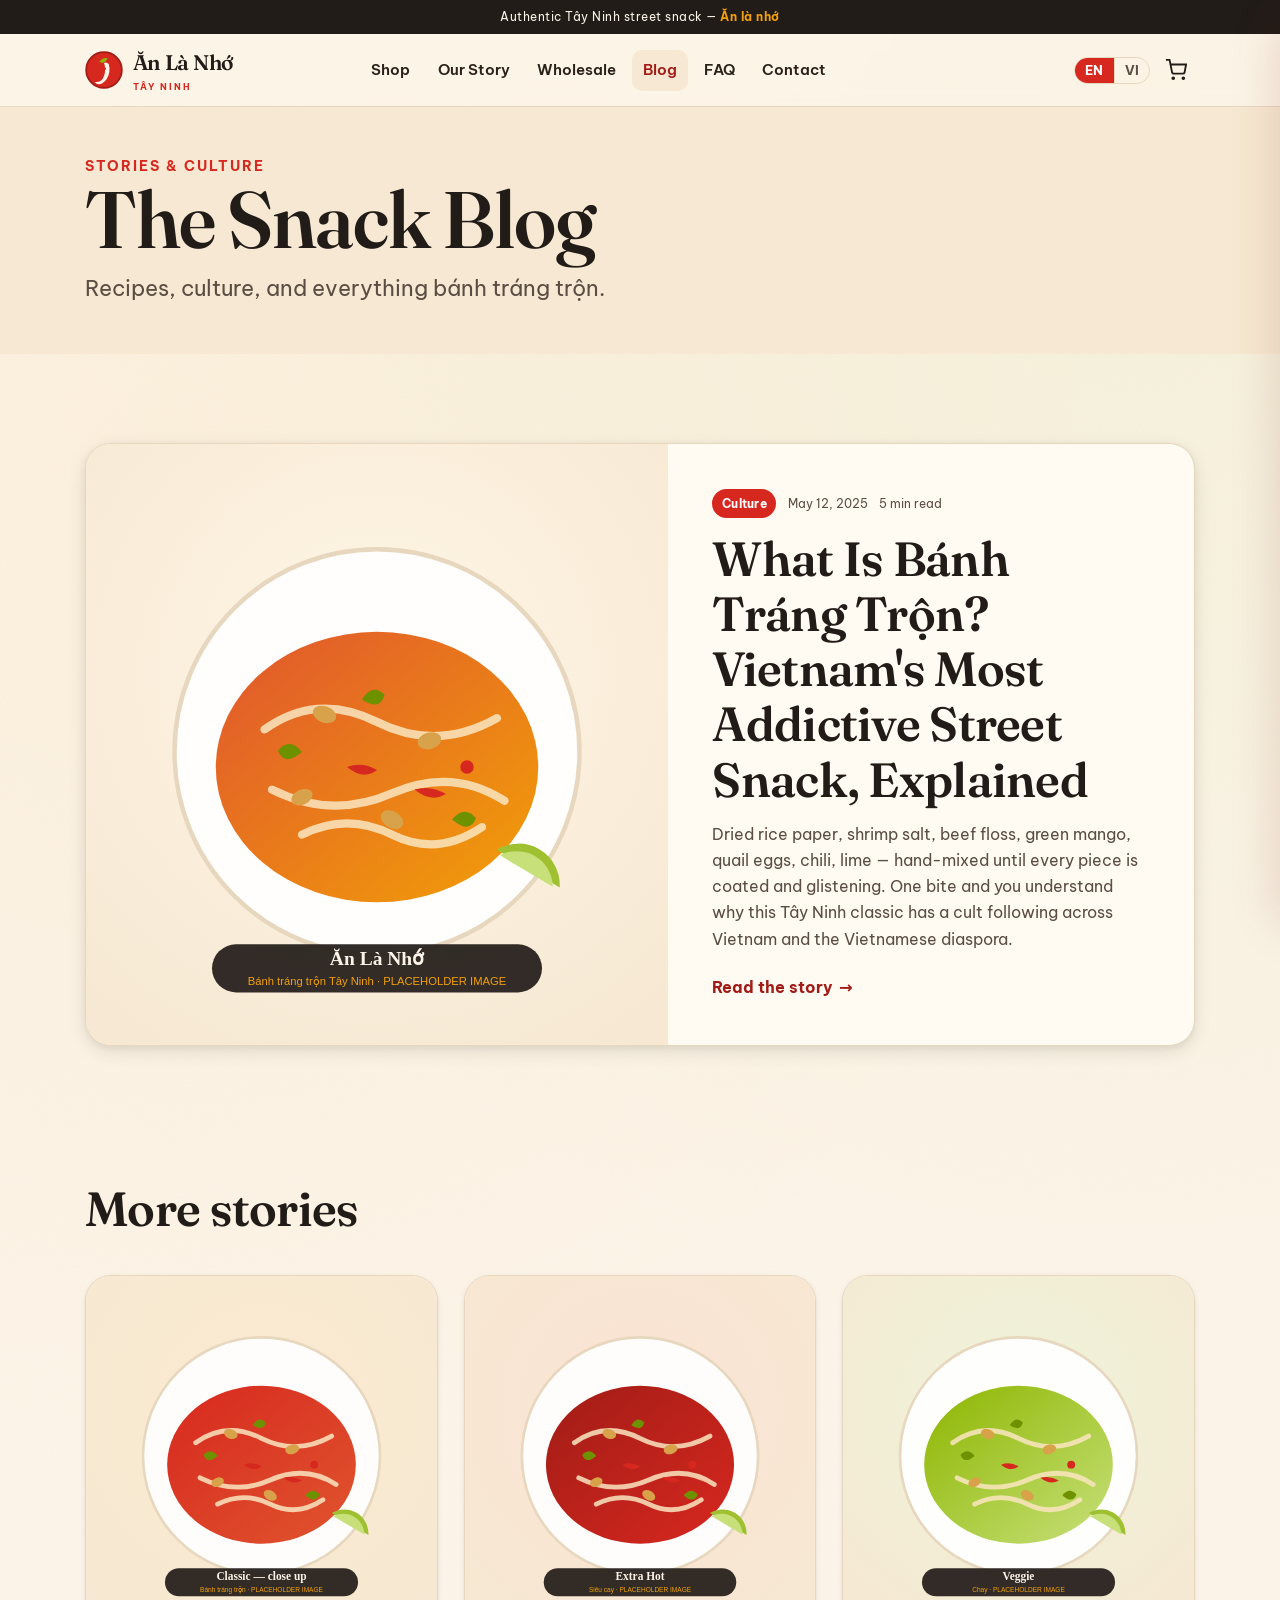
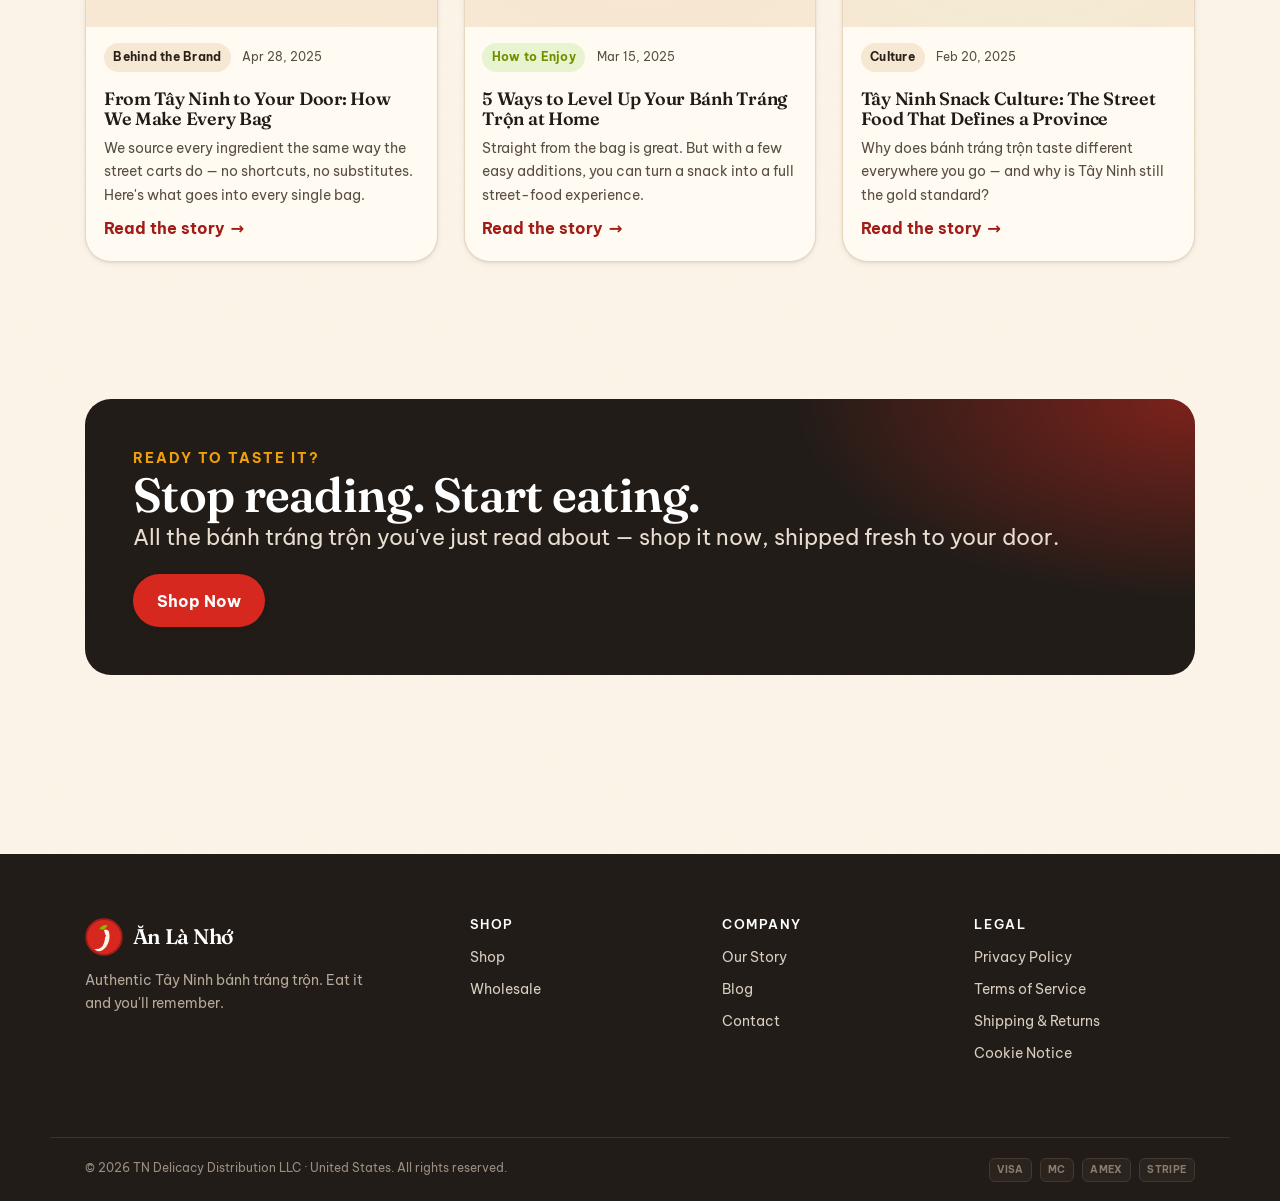
<file: pages/blog.html>
﻿<!DOCTYPE html>
<html lang="en" class="no-js">
<head>
  <meta charset="UTF-8" />
  <meta name="viewport" content="width=device-width, initial-scale=1" />
  <title>Blog — Bánh Tráng Trộn Stories & Vietnamese Snack Culture | Ăn Là Nhớ</title>
  <meta name="description" content="Stories, culture, and everything bánh tráng trộn. Learn the origin of Vietnam's most addictive street snack, how we make ours, and how to enjoy it at home." />
  <link rel="canonical" href="https://anlanho.com/pages/blog.html" />
  <link rel="alternate" hreflang="en" href="https://anlanho.com/pages/blog.html" />
  <link rel="alternate" hreflang="vi" href="https://anlanho.com/pages/blog.html?lang=vi" />
  <link rel="alternate" hreflang="x-default" href="https://anlanho.com/pages/blog.html" />

  <meta property="og:type" content="website" />
  <meta property="og:site_name" content="Ăn Là Nhớ" />
  <meta property="og:title" content="Blog — Stories & Vietnamese Snack Culture | Ăn Là Nhớ" />
  <meta property="og:description" content="Stories, culture, and everything bánh tráng trộn." />
  <meta property="og:url" content="https://anlanho.com/pages/blog.html" />
  <meta property="og:image" content="https://anlanho.com/assets/img/og-default.svg" />
  <meta name="twitter:card" content="summary_large_image" />
  <meta name="theme-color" content="#D7281F" />
  <link rel="icon" href="../assets/img/logo-mark.svg" type="image/svg+xml" />

  <link rel="preconnect" href="https://fonts.googleapis.com" />
  <link rel="preconnect" href="https://fonts.gstatic.com" crossorigin />
  <link href="https://fonts.googleapis.com/css2?family=Fraunces:ital,opsz,wght@0,9..144,400;0,9..144,600;1,9..144,500&family=Be+Vietnam+Pro:wght@400;500;600;700;800&display=swap" rel="stylesheet" />
  <link rel="stylesheet" href="../assets/css/styles.css" />

  <script type="application/ld+json">
  {"@context":"https://schema.org","@type":"BreadcrumbList","itemListElement":[
    {"@type":"ListItem","position":1,"name":"Home","item":"https://anlanho.com/"},
    {"@type":"ListItem","position":2,"name":"Blog","item":"https://anlanho.com/pages/blog.html"}
  ]}
  </script>
</head>

<body data-base="../">
  <a class="skip-link" href="#main" data-i18n="nav.skip">Skip to content</a>

  <header class="site-header">
    <div class="topbar"><span data-i18n="home.kicker">Authentic Tây Ninh street snack</span> — <strong>Ăn là nhớ</strong></div>
    <nav class="wrap nav" aria-label="Primary">
      <a class="brand" href="../index.html" aria-label="Ăn Là Nhớ home"><img class="mark" src="../assets/img/logo-mark.svg" alt="" width="38" height="38" /><span>Ăn Là Nhớ<small>Tây Ninh</small></span></a>
      <div class="nav-links">
        <a href="shop.html" data-i18n="nav.shop">Shop</a>
        <a href="about.html" data-i18n="nav.story">Our Story</a>
        <a href="wholesale.html" data-i18n="nav.wholesale">Wholesale</a>
        <a href="blog.html" data-i18n="nav.blog" aria-current="page">Blog</a>
        <a href="faq.html" data-i18n="nav.faq">FAQ</a>
        <a href="contact.html" data-i18n="nav.contact">Contact</a>
      </div>
      <div class="nav-actions">
        <div class="lang-switcher" role="group" aria-label="Switch language"><button type="button" class="lang-btn" data-lang-btn="en" aria-pressed="true">EN</button><button type="button" class="lang-btn" data-lang-btn="vi" aria-pressed="false">VI</button></div>
        <button class="icon-btn cart-btn snipcart-checkout" aria-label="Open cart"><svg width="22" height="22" viewBox="0 0 24 24" fill="none" stroke="currentColor" stroke-width="2" aria-hidden="true"><circle cx="9" cy="21" r="1"/><circle cx="20" cy="21" r="1"/><path d="M1 1h4l2.7 13.4a2 2 0 0 0 2 1.6h9.7a2 2 0 0 0 2-1.6L23 6H6"/></svg><span class="cart-count" data-cart-count data-count="0"></span></button>
        <button class="icon-btn menu-toggle" data-menu-open aria-label="Open menu" aria-expanded="false" aria-controls="mobileNav"><svg width="24" height="24" viewBox="0 0 24 24" fill="none" stroke="currentColor" stroke-width="2" aria-hidden="true"><line x1="3" y1="6" x2="21" y2="6"/><line x1="3" y1="12" x2="21" y2="12"/><line x1="3" y1="18" x2="21" y2="18"/></svg></button>
      </div>
    </nav>
  </header>
  <div class="nav-overlay" data-nav-overlay></div>
  <aside class="mobile-nav" id="mobileNav" data-mobile-nav aria-label="Mobile">
    <a href="shop.html" data-i18n="nav.shop">Shop</a>
    <a href="about.html" data-i18n="nav.story">Our Story</a>
    <a href="wholesale.html" data-i18n="nav.wholesale">Wholesale</a>
    <a href="blog.html" data-i18n="nav.blog">Blog</a>
    <a href="faq.html" data-i18n="nav.faq">FAQ</a>
    <a href="contact.html" data-i18n="nav.contact">Contact</a>
  </aside>

  <main id="main">

    <!-- Page hero -->
    <section class="section--tight section" style="background:var(--cream-deep)">
      <div class="wrap">
        <p class="kicker" data-i18n="blog.kicker">Stories &amp; Culture</p>
        <h1 data-i18n="blog.h1">The Snack Blog</h1>
        <p class="lead" style="max-width:48ch;margin-top:.6rem" data-i18n="blog.sub">Recipes, culture, and everything bánh tráng trộn.</p>
      </div>
    </section>

    <!-- Featured article -->
    <section class="section">
      <div class="wrap">
        <article class="reveal" style="background:var(--surface);border:1px solid var(--line);border-radius:var(--radius-lg);overflow:hidden;box-shadow:var(--shadow-md)">
          <div class="hero-grid" style="padding:0;gap:0;align-items:stretch">
            <div style="background:var(--cream-deep);min-height:260px;overflow:hidden">
              <img src="../assets/img/hero-plate.svg" alt="A plate of authentic bánh tráng trộn" width="800" height="600" loading="lazy" style="width:100%;height:100%;object-fit:cover">
            </div>
            <div style="padding:clamp(1.6rem,4vw,2.8rem);display:flex;flex-direction:column;justify-content:center">
              <div class="eyebrow-row" style="margin-bottom:.8rem">
                <span class="badge badge--new" data-i18n="blog.cat.culture">Culture</span>
                <time datetime="2025-05-12" class="muted" style="font-size:var(--fs-xs)">May 12, 2025</time>
                <span class="muted" style="font-size:var(--fs-xs)">5 min read</span>
              </div>
              <h2 style="margin-bottom:.9rem;line-height:1.15">What Is Bánh Tráng Trộn? Vietnam's Most Addictive Street Snack, Explained</h2>
              <p style="margin-bottom:1.4rem">Dried rice paper, shrimp salt, beef floss, green mango, quail eggs, chili, lime — hand-mixed until every piece is coated and glistening. One bite and you understand why this Tây Ninh classic has a cult following across Vietnam and the Vietnamese diaspora.</p>
              <a class="link-arrow" href="blog-what-is-banh-trang-tron.html" data-i18n="blog.read">Read the story</a>
            </div>
          </div>
        </article>
      </div>
    </section>

    <!-- More stories grid -->
    <section class="section--tight section">
      <div class="wrap">
        <div class="section-head">
          <div class="titles"><h2 data-i18n="blog.more">More stories</h2></div>
        </div>
        <div class="grid grid--3">

          <article class="product-card reveal">
            <a class="media" href="blog-how-we-make-it.html" aria-label="From Tây Ninh to Your Door: How We Make Every Bag">
              <img src="../assets/img/product-classic-2.svg" alt="Making bánh tráng trộn" width="600" height="600" loading="lazy">
            </a>
            <div class="body">
              <div class="eyebrow-row">
                <span class="badge" data-i18n="blog.cat.brand">Behind the Brand</span>
                <time datetime="2025-04-28" class="muted" style="font-size:var(--fs-xs)">Apr 28, 2025</time>
              </div>
              <a href="blog-how-we-make-it.html"><h3 style="margin-top:.5rem">From Tây Ninh to Your Door: How We Make Every Bag</h3></a>
              <p style="font-size:var(--fs-sm)">We source every ingredient the same way the street carts do — no shortcuts, no substitutes. Here's what goes into every single bag.</p>
              <a class="link-arrow" href="blog-how-we-make-it.html" data-i18n="blog.read">Read the story</a>
            </div>
          </article>

          <article class="product-card reveal">
            <a class="media" href="blog-5-ways-to-enjoy.html" aria-label="5 Ways to Level Up Your Bánh Tráng Trộn at Home">
              <img src="../assets/img/product-extra-1.svg" alt="Extra hot bánh tráng trộn" width="600" height="600" loading="lazy">
            </a>
            <div class="body">
              <div class="eyebrow-row">
                <span class="badge badge--vegan" data-i18n="blog.cat.howto">How to Enjoy</span>
                <time datetime="2025-03-15" class="muted" style="font-size:var(--fs-xs)">Mar 15, 2025</time>
              </div>
              <a href="blog-5-ways-to-enjoy.html"><h3 style="margin-top:.5rem">5 Ways to Level Up Your Bánh Tráng Trộn at Home</h3></a>
              <p style="font-size:var(--fs-sm)">Straight from the bag is great. But with a few easy additions, you can turn a snack into a full street-food experience.</p>
              <a class="link-arrow" href="blog-5-ways-to-enjoy.html" data-i18n="blog.read">Read the story</a>
            </div>
          </article>

          <article class="product-card reveal">
            <a class="media" href="blog-tay-ninh-culture.html" aria-label="Tây Ninh Snack Culture: The Street Food That Defines a Province">
              <img src="../assets/img/product-veggie-1.svg" alt="Veggie bánh tráng trộn" width="600" height="600" loading="lazy">
            </a>
            <div class="body">
              <div class="eyebrow-row">
                <span class="badge" data-i18n="blog.cat.culture">Culture</span>
                <time datetime="2025-02-20" class="muted" style="font-size:var(--fs-xs)">Feb 20, 2025</time>
              </div>
              <a href="blog-tay-ninh-culture.html"><h3 style="margin-top:.5rem">Tây Ninh Snack Culture: The Street Food That Defines a Province</h3></a>
              <p style="font-size:var(--fs-sm)">Why does bánh tráng trộn taste different everywhere you go — and why is Tây Ninh still the gold standard?</p>
              <a class="link-arrow" href="blog-tay-ninh-culture.html" data-i18n="blog.read">Read the story</a>
            </div>
          </article>

        </div>
      </div>
    </section>

    <!-- Shop CTA -->
    <section class="section">
      <div class="wrap">
        <div class="cta-banner reveal">
          <p class="kicker" style="color:var(--turmeric)" data-i18n="blog.shop.kicker">Ready to taste it?</p>
          <h2 data-i18n="blog.shop.cta">Stop reading. Start eating.</h2>
          <p class="lead" data-i18n="blog.shop.d">All the bánh tráng trộn you've just read about — shop it now, shipped fresh to your door.</p>
          <div class="hero-cta">
            <a class="btn" href="shop.html" data-i18n="cta.shop">Shop Now</a>
          </div>
        </div>
      </div>
    </section>

  </main>

  <footer class="site-footer">
    <div class="wrap footer-top">
      <div class="footer-brand">
        <a class="brand" href="../index.html"><img class="mark" src="../assets/img/logo-mark.svg" alt="" width="38" height="38"><span>Ăn Là Nhớ</span></a>
        <p data-i18n="footer.tagline">Authentic Tây Ninh bánh tráng trộn. Eat it and you'll remember.</p>
      </div>
      <div class="footer-col"><h4 data-i18n="footer.shop">Shop</h4><ul><li><a href="shop.html" data-i18n="nav.shop">Shop</a></li><li><a href="wholesale.html" data-i18n="nav.wholesale">Wholesale</a></li></ul></div>
      <div class="footer-col"><h4 data-i18n="footer.company">Company</h4><ul><li><a href="about.html" data-i18n="nav.story">Our Story</a></li><li><a href="blog.html" data-i18n="nav.blog">Blog</a></li><li><a href="contact.html" data-i18n="nav.contact">Contact</a></li></ul></div>
      <div class="footer-col"><h4 data-i18n="footer.legal">Legal</h4><ul><li><a href="privacy.html" data-i18n="footer.privacy">Privacy Policy</a></li><li><a href="terms.html" data-i18n="footer.terms">Terms of Service</a></li><li><a href="shipping.html" data-i18n="footer.shipping">Shipping &amp; Returns</a></li><li><a href="cookies.html" data-i18n="footer.cookies">Cookie Notice</a></li></ul></div>
    </div>
    <div class="wrap footer-bottom">
      <span>© <span data-year>2025</span> <span data-i18n="footer.address">TN Delicacy Distribution LLC · United States</span>. <span data-i18n="footer.rights">All rights reserved.</span></span>
      <span class="pay-icons" aria-label="Accepted payments"><span>VISA</span><span>MC</span><span>AMEX</span><span>STRIPE</span></span>
    </div>
  </footer>

  <!-- REQUIRED: Replace with your Snipcart public API key from https://app.snipcart.com/dashboard/account/credentials -->
  <div hidden id="snipcart" data-api-key="YOUR_SNIPCART_PUBLIC_API_KEY" data-config-modal-style="side"></div>
  <script async src="https://cdn.snipcart.com/themes/v3.7.0/default/snipcart.js"></script>
  <script defer src="../assets/js/i18n-data.js"></script>
  <script defer src="../assets/js/i18n.js?v=4"></script>
  <script defer src="../assets/js/main.js"></script>
</body>
</html>
</file>
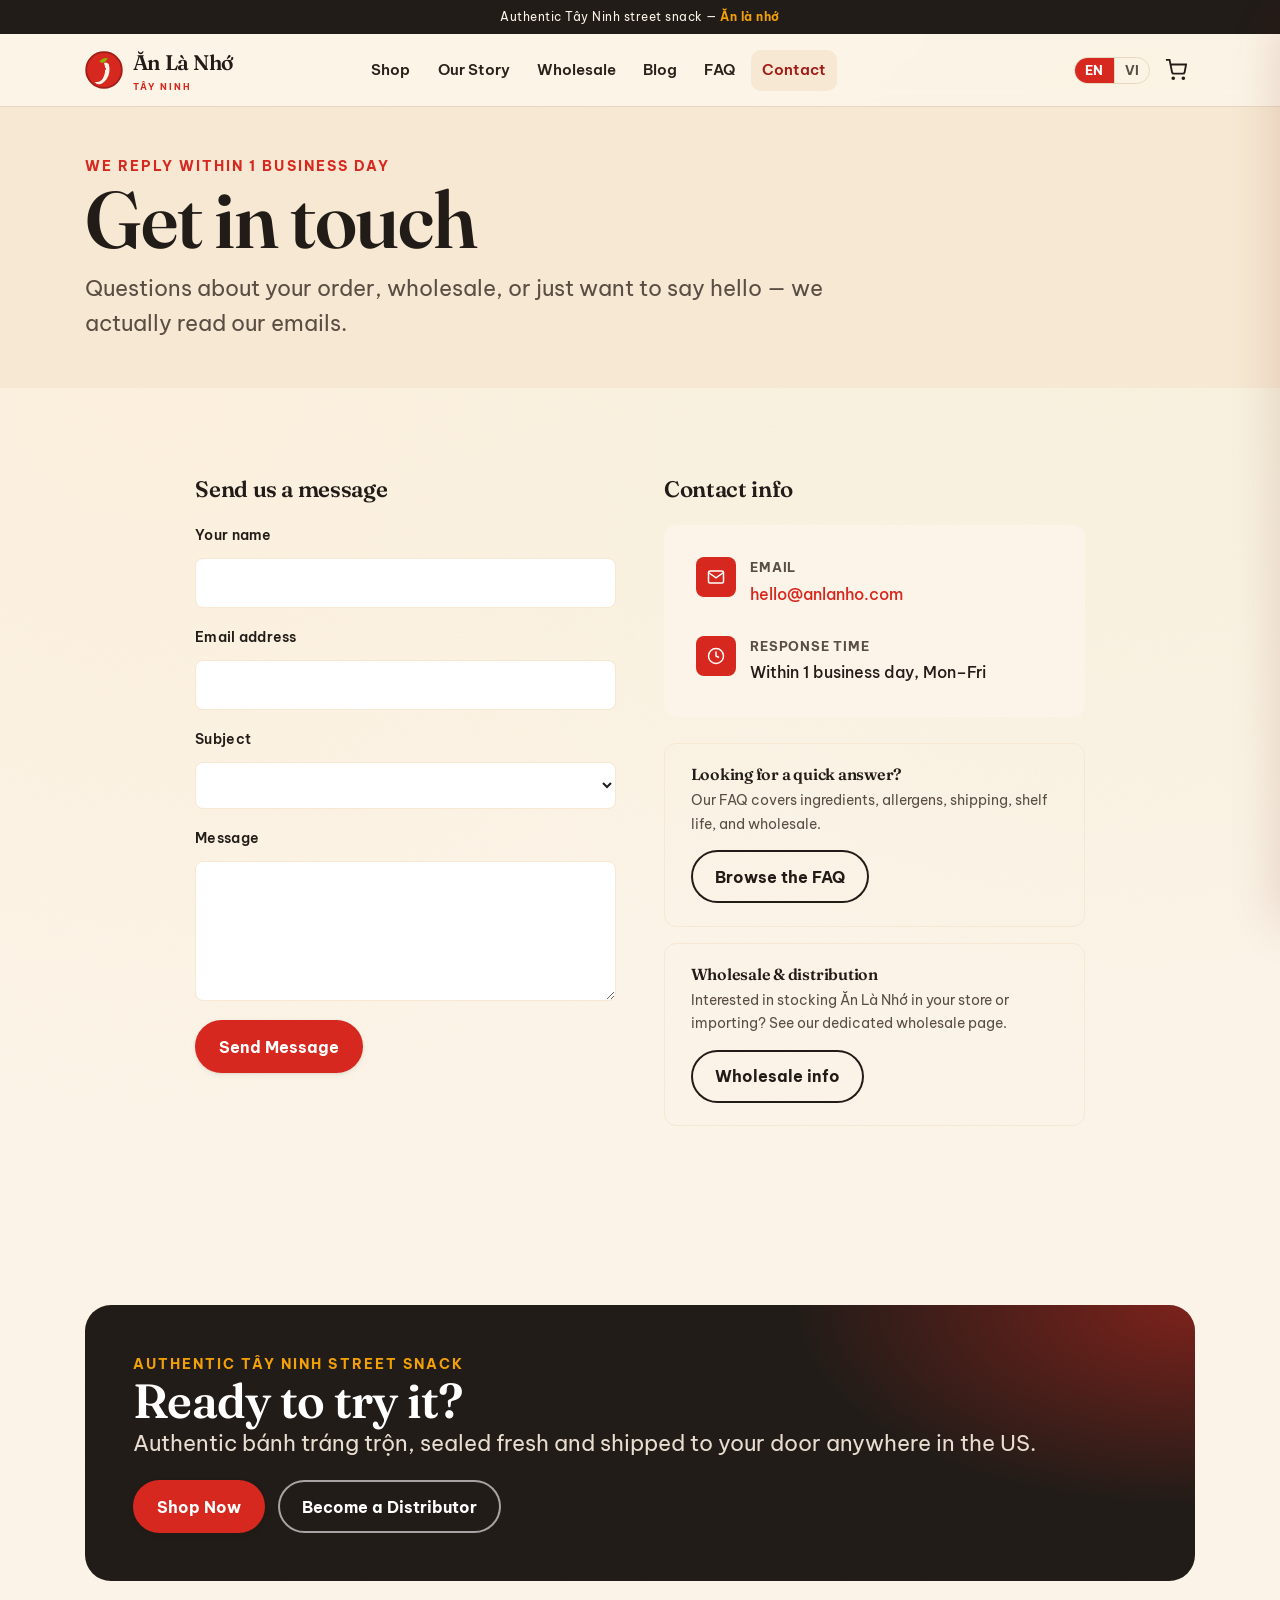
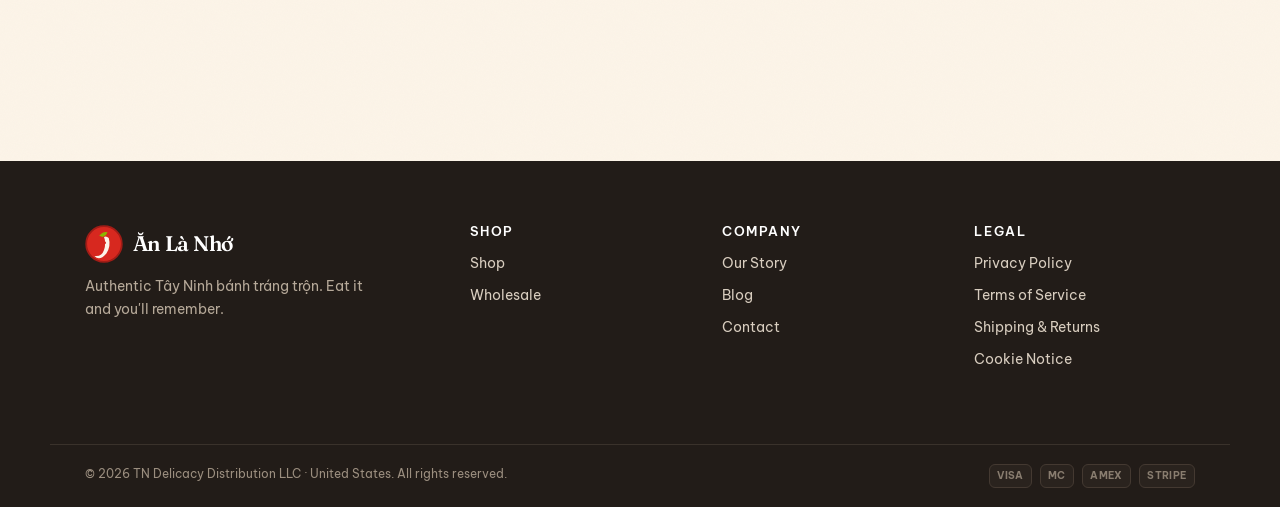
<file: pages/contact.html>
<!DOCTYPE html>
<html lang="en" class="no-js">
<head>
  <meta charset="UTF-8" />
  <meta name="viewport" content="width=device-width, initial-scale=1" />
  <title>Contact Us | Ăn Là Nhớ</title>
  <meta name="description" content="Get in touch with the Ăn Là Nhớ team — order questions, wholesale inquiries, or just to say hello. We reply within 1 business day." />
  <link rel="canonical" href="https://anlanho.com/pages/contact.html" />
  <link rel="alternate" hreflang="en" href="https://anlanho.com/pages/contact.html" />
  <link rel="alternate" hreflang="vi" href="https://anlanho.com/pages/contact.html?lang=vi" />
  <link rel="alternate" hreflang="x-default" href="https://anlanho.com/pages/contact.html" />

  <meta property="og:type" content="website" />
  <meta property="og:site_name" content="Ăn Là Nhớ" />
  <meta property="og:title" content="Contact Us | Ăn Là Nhớ" />
  <meta property="og:description" content="Get in touch with the Ăn Là Nhớ team — order questions, wholesale inquiries, or just to say hello." />
  <meta property="og:url" content="https://anlanho.com/pages/contact.html" />
  <meta property="og:image" content="https://anlanho.com/assets/img/og-default.svg" />
  <meta name="twitter:card" content="summary_large_image" />
  <meta name="theme-color" content="#D7281F" />
  <link rel="icon" href="../assets/img/logo-mark.svg" type="image/svg+xml" />

  <link rel="preconnect" href="https://fonts.googleapis.com" />
  <link rel="preconnect" href="https://fonts.gstatic.com" crossorigin />
  <link href="https://fonts.googleapis.com/css2?family=Fraunces:ital,opsz,wght@0,9..144,400;0,9..144,600;1,9..144,500&family=Be+Vietnam+Pro:wght@400;500;600;700;800&display=swap" rel="stylesheet" />
  <link rel="stylesheet" href="../assets/css/styles.css" />

  <script type="application/ld+json">
  {"@context":"https://schema.org","@type":"BreadcrumbList","itemListElement":[
    {"@type":"ListItem","position":1,"name":"Home","item":"https://anlanho.com/"},
    {"@type":"ListItem","position":2,"name":"Contact","item":"https://anlanho.com/pages/contact.html"}
  ]}
  </script>

  <script type="application/ld+json">
  {
    "@context": "https://schema.org",
    "@type": "ContactPage",
    "name": "Contact Ăn Là Nhớ",
    "url": "https://anlanho.com/pages/contact.html",
    "description": "Contact form and information for Ăn Là Nhớ",
    "publisher": {
      "@type": "Organization",
      "name": "Ăn Là Nhớ",
      "email": "hello@anlanho.com"
    }
  }
  </script>

  <style>
    .contact-grid {
      display: grid;
      grid-template-columns: 1fr 1fr;
      gap: 3rem;
      align-items: start;
    }
    @media (max-width: 720px) {
      .contact-grid { grid-template-columns: 1fr; gap: 2rem; }
    }
    .contact-form label {
      display: block;
      font-size: .85rem;
      font-weight: 600;
      color: var(--charcoal);
      margin-bottom: .35rem;
      letter-spacing: .02em;
    }
    .contact-form input,
    .contact-form select,
    .contact-form textarea {
      width: 100%;
      padding: .7rem .9rem;
      border: 1.5px solid var(--cream-deep);
      border-radius: 8px;
      font-family: inherit;
      font-size: 1rem;
      color: var(--charcoal);
      background: #fff;
      transition: border-color .15s;
      box-sizing: border-box;
    }
    .contact-form input:focus,
    .contact-form select:focus,
    .contact-form textarea:focus {
      outline: none;
      border-color: var(--chili);
    }
    .contact-form textarea { resize: vertical; min-height: 140px; }
    .contact-form .field { margin-bottom: 1.2rem; }
    .contact-form .hp { position: absolute; left: -9999px; top: -9999px; opacity: 0; }
    .form-success {
      display: none;
      background: #f0faf0;
      border: 1.5px solid #4caf50;
      border-radius: 8px;
      padding: 1rem 1.2rem;
      color: #2e7d32;
      font-weight: 600;
      margin-top: 1rem;
    }
    .contact-info-card {
      background: var(--cream);
      border-radius: 12px;
      padding: 2rem;
      display: flex;
      flex-direction: column;
      gap: 1.8rem;
    }
    .info-row { display: flex; gap: .9rem; align-items: flex-start; }
    .info-icon {
      width: 40px;
      height: 40px;
      background: var(--chili);
      border-radius: 8px;
      display: flex;
      align-items: center;
      justify-content: center;
      flex-shrink: 0;
      color: #fff;
    }
    .info-label {
      font-size: .8rem;
      font-weight: 700;
      text-transform: uppercase;
      letter-spacing: .06em;
      color: var(--text-soft);
      margin-bottom: .2rem;
    }
    .info-value { font-weight: 500; color: var(--charcoal); }
    .info-value a { color: var(--chili); text-decoration: none; }
    .info-value a:hover { text-decoration: underline; }
    .contact-aside-card {
      border: 1.5px solid var(--cream-deep);
      border-radius: 12px;
      padding: 1.4rem 1.6rem;
    }
    .contact-aside-card + .contact-aside-card { margin-top: 1rem; }
    .contact-aside-card h3 { font-size: 1rem; margin-bottom: .4rem; }
    .contact-aside-card p { font-size: .9rem; color: var(--text-soft); margin-bottom: .9rem; }
  </style>
</head>

<body data-base="../">
  <a class="skip-link" href="#main" data-i18n="nav.skip">Skip to content</a>

  <header class="site-header">
    <div class="topbar"><span data-i18n="home.kicker">Authentic Tây Ninh street snack</span> — <strong>Ăn là nhớ</strong></div>
    <nav class="wrap nav" aria-label="Primary">
      <a class="brand" href="../index.html" aria-label="Ăn Là Nhớ home"><img class="mark" src="../assets/img/logo-mark.svg" alt="" width="38" height="38" /><span>Ăn Là Nhớ<small>Tây Ninh</small></span></a>
      <div class="nav-links">
        <a href="shop.html" data-i18n="nav.shop">Shop</a>
        <a href="about.html" data-i18n="nav.story">Our Story</a>
        <a href="wholesale.html" data-i18n="nav.wholesale">Wholesale</a>
        <a href="blog.html" data-i18n="nav.blog">Blog</a>
        <a href="faq.html" data-i18n="nav.faq">FAQ</a>
        <a href="contact.html" data-i18n="nav.contact" aria-current="page">Contact</a>
      </div>
      <div class="nav-actions">
        <div class="lang-switcher" role="group" aria-label="Switch language"><button type="button" class="lang-btn" data-lang-btn="en" aria-pressed="true">EN</button><button type="button" class="lang-btn" data-lang-btn="vi" aria-pressed="false">VI</button></div>
        <button class="icon-btn cart-btn snipcart-checkout" aria-label="Open cart"><svg width="22" height="22" viewBox="0 0 24 24" fill="none" stroke="currentColor" stroke-width="2" aria-hidden="true"><circle cx="9" cy="21" r="1"/><circle cx="20" cy="21" r="1"/><path d="M1 1h4l2.7 13.4a2 2 0 0 0 2 1.6h9.7a2 2 0 0 0 2-1.6L23 6H6"/></svg><span class="cart-count" data-cart-count data-count="0"></span></button>
        <button class="icon-btn menu-toggle" data-menu-open aria-label="Open menu" aria-expanded="false" aria-controls="mobileNav"><svg width="24" height="24" viewBox="0 0 24 24" fill="none" stroke="currentColor" stroke-width="2" aria-hidden="true"><line x1="3" y1="6" x2="21" y2="6"/><line x1="3" y1="12" x2="21" y2="12"/><line x1="3" y1="18" x2="21" y2="18"/></svg></button>
      </div>
    </nav>
  </header>
  <div class="nav-overlay" data-nav-overlay></div>
  <aside class="mobile-nav" id="mobileNav" data-mobile-nav aria-label="Mobile">
    <a href="shop.html" data-i18n="nav.shop">Shop</a>
    <a href="about.html" data-i18n="nav.story">Our Story</a>
    <a href="wholesale.html" data-i18n="nav.wholesale">Wholesale</a>
    <a href="blog.html" data-i18n="nav.blog">Blog</a>
    <a href="faq.html" data-i18n="nav.faq">FAQ</a>
    <a href="contact.html" data-i18n="nav.contact">Contact</a>
  </aside>

  <main id="main">

    <!-- Hero -->
    <section class="section--tight section" style="background:var(--cream-deep)">
      <div class="wrap">
        <p class="kicker" data-i18n="contact.kicker">We reply within 1 business day</p>
        <h1 data-i18n="contact.h1">Get in touch</h1>
        <p class="lead" style="max-width:52ch;margin-top:.6rem" data-i18n="contact.sub">Questions about your order, wholesale, or just want to say hello — we actually read our emails.</p>
      </div>
    </section>

    <!-- Contact grid -->
    <section class="section">
      <div class="wrap" style="max-width:960px">
        <div class="contact-grid">

          <!-- Left: Form -->
          <div>
            <h2 style="margin-bottom:1.5rem;font-size:1.4rem" data-i18n="contact.form.h">Send us a message</h2>
            <form class="contact-form" data-ajax-form action="https://formspree.io/f/YOUR_FORM_ID" method="POST" novalidate>
              <!-- Honeypot -->
              <div class="hp" aria-hidden="true"><label>Leave blank<input type="text" name="_gotcha" tabindex="-1" autocomplete="off" /></label></div>

              <div class="field">
                <label for="contact-name" data-i18n="contact.form.name">Your name</label>
                <input type="text" id="contact-name" name="name" required autocomplete="name" />
              </div>

              <div class="field">
                <label for="contact-email" data-i18n="contact.form.email">Email address</label>
                <input type="email" id="contact-email" name="email" required autocomplete="email" />
              </div>

              <div class="field">
                <label for="contact-subject" data-i18n="contact.form.subject">Subject</label>
                <select id="contact-subject" name="subject">
                  <option value="" disabled selected></option>
                  <option data-i18n="contact.form.subject.order">Order question</option>
                  <option data-i18n="contact.form.subject.wholesale">Wholesale inquiry</option>
                  <option data-i18n="contact.form.subject.feedback">Product feedback</option>
                  <option data-i18n="contact.form.subject.other">Other</option>
                </select>
              </div>

              <div class="field">
                <label for="contact-message" data-i18n="contact.form.msg">Message</label>
                <textarea id="contact-message" name="message" required></textarea>
              </div>

              <button class="btn" type="submit" data-i18n="contact.form.send">Send Message</button>
              <div class="form-success" role="alert" data-i18n="contact.form.success">Message sent! We'll reply within 1 business day.</div>
            </form>
          </div>

          <!-- Right: Info -->
          <div>
            <h2 style="margin-bottom:1.5rem;font-size:1.4rem" data-i18n="contact.info.h">Contact info</h2>

            <div class="contact-info-card">
              <div class="info-row">
                <div class="info-icon">
                  <svg width="18" height="18" viewBox="0 0 24 24" fill="none" stroke="currentColor" stroke-width="2" aria-hidden="true"><path d="M4 4h16c1.1 0 2 .9 2 2v12c0 1.1-.9 2-2 2H4c-1.1 0-2-.9-2-2V6c0-1.1.9-2 2-2z"/><polyline points="22,6 12,13 2,6"/></svg>
                </div>
                <div>
                  <div class="info-label" data-i18n="contact.email.h">Email</div>
                  <div class="info-value"><a href="mailto:hello@anlanho.com">hello@anlanho.com</a></div>
                </div>
              </div>

              <div class="info-row">
                <div class="info-icon">
                  <svg width="18" height="18" viewBox="0 0 24 24" fill="none" stroke="currentColor" stroke-width="2" aria-hidden="true"><circle cx="12" cy="12" r="10"/><polyline points="12 6 12 12 16 14"/></svg>
                </div>
                <div>
                  <div class="info-label" data-i18n="contact.hours.h">Response time</div>
                  <div class="info-value" data-i18n="contact.hours.d">Within 1 business day, Mon–Fri</div>
                </div>
              </div>
            </div>

            <!-- Aside: FAQ -->
            <div class="contact-aside-card reveal" style="margin-top:1.6rem">
              <h3 data-i18n="contact.faq.h">Looking for a quick answer?</h3>
              <p data-i18n="contact.faq.d">Our FAQ covers ingredients, allergens, shipping, shelf life, and wholesale.</p>
              <a class="btn btn--ghost" href="faq.html" data-i18n="contact.faq.btn">Browse the FAQ</a>
            </div>

            <!-- Aside: Wholesale -->
            <div class="contact-aside-card reveal">
              <h3 data-i18n="contact.wholesale.h">Wholesale & distribution</h3>
              <p data-i18n="contact.wholesale.d">Interested in stocking Ăn Là Nhớ in your store or importing? See our dedicated wholesale page.</p>
              <a class="btn btn--ghost" href="wholesale.html" data-i18n="contact.wholesale.btn">Wholesale info</a>
            </div>
          </div>

        </div>
      </div>
    </section>

    <!-- Shop CTA -->
    <section class="section">
      <div class="wrap">
        <div class="cta-banner reveal">
          <p class="kicker" style="color:var(--turmeric)" data-i18n="home.kicker">Authentic Tây Ninh street snack</p>
          <h2 data-i18n="faq.cta.h">Ready to try it?</h2>
          <p class="lead" data-i18n="faq.cta.d">Authentic bánh tráng trộn, sealed fresh and shipped to your door anywhere in the US.</p>
          <div class="hero-cta">
            <a class="btn" href="shop.html" data-i18n="cta.shop">Shop Now</a>
            <a class="btn btn--ghost" style="box-shadow:inset 0 0 0 2px rgba(255,255,255,.6);color:#fff" href="wholesale.html" data-i18n="cta.distributor">Become a Distributor</a>
          </div>
        </div>
      </div>
    </section>

  </main>

  <footer class="site-footer">
    <div class="wrap footer-top">
      <div class="footer-brand">
        <a class="brand" href="../index.html"><img class="mark" src="../assets/img/logo-mark.svg" alt="" width="38" height="38"><span>Ăn Là Nhớ</span></a>
        <p data-i18n="footer.tagline">Authentic Tây Ninh bánh tráng trộn. Eat it and you'll remember.</p>
      </div>
      <div class="footer-col"><h4 data-i18n="footer.shop">Shop</h4><ul><li><a href="shop.html" data-i18n="nav.shop">Shop</a></li><li><a href="wholesale.html" data-i18n="nav.wholesale">Wholesale</a></li></ul></div>
      <div class="footer-col"><h4 data-i18n="footer.company">Company</h4><ul><li><a href="about.html" data-i18n="nav.story">Our Story</a></li><li><a href="blog.html" data-i18n="nav.blog">Blog</a></li><li><a href="contact.html" data-i18n="nav.contact">Contact</a></li></ul></div>
      <div class="footer-col"><h4 data-i18n="footer.legal">Legal</h4><ul><li><a href="privacy.html" data-i18n="footer.privacy">Privacy Policy</a></li><li><a href="terms.html" data-i18n="footer.terms">Terms of Service</a></li><li><a href="shipping.html" data-i18n="footer.shipping">Shipping &amp; Returns</a></li><li><a href="cookies.html" data-i18n="footer.cookies">Cookie Notice</a></li></ul></div>
    </div>
    <div class="wrap footer-bottom">
      <span>© <span data-year>2025</span> <span data-i18n="footer.address">TN Delicacy Distribution LLC · United States</span>. <span data-i18n="footer.rights">All rights reserved.</span></span>
      <span class="pay-icons" aria-label="Accepted payments"><span>VISA</span><span>MC</span><span>AMEX</span><span>STRIPE</span></span>
    </div>
  </footer>

  <!-- REQUIRED: Replace with your Snipcart public API key from https://app.snipcart.com/dashboard/account/credentials -->
  <div hidden id="snipcart" data-api-key="YOUR_SNIPCART_PUBLIC_API_KEY" data-config-modal-style="side"></div>
  <script async src="https://cdn.snipcart.com/themes/v3.7.0/default/snipcart.js"></script>
  <script defer src="../assets/js/i18n-data.js"></script>
  <script defer src="../assets/js/i18n.js?v=4"></script>
  <script defer src="../assets/js/main.js"></script>
</body>
</html>
</file>
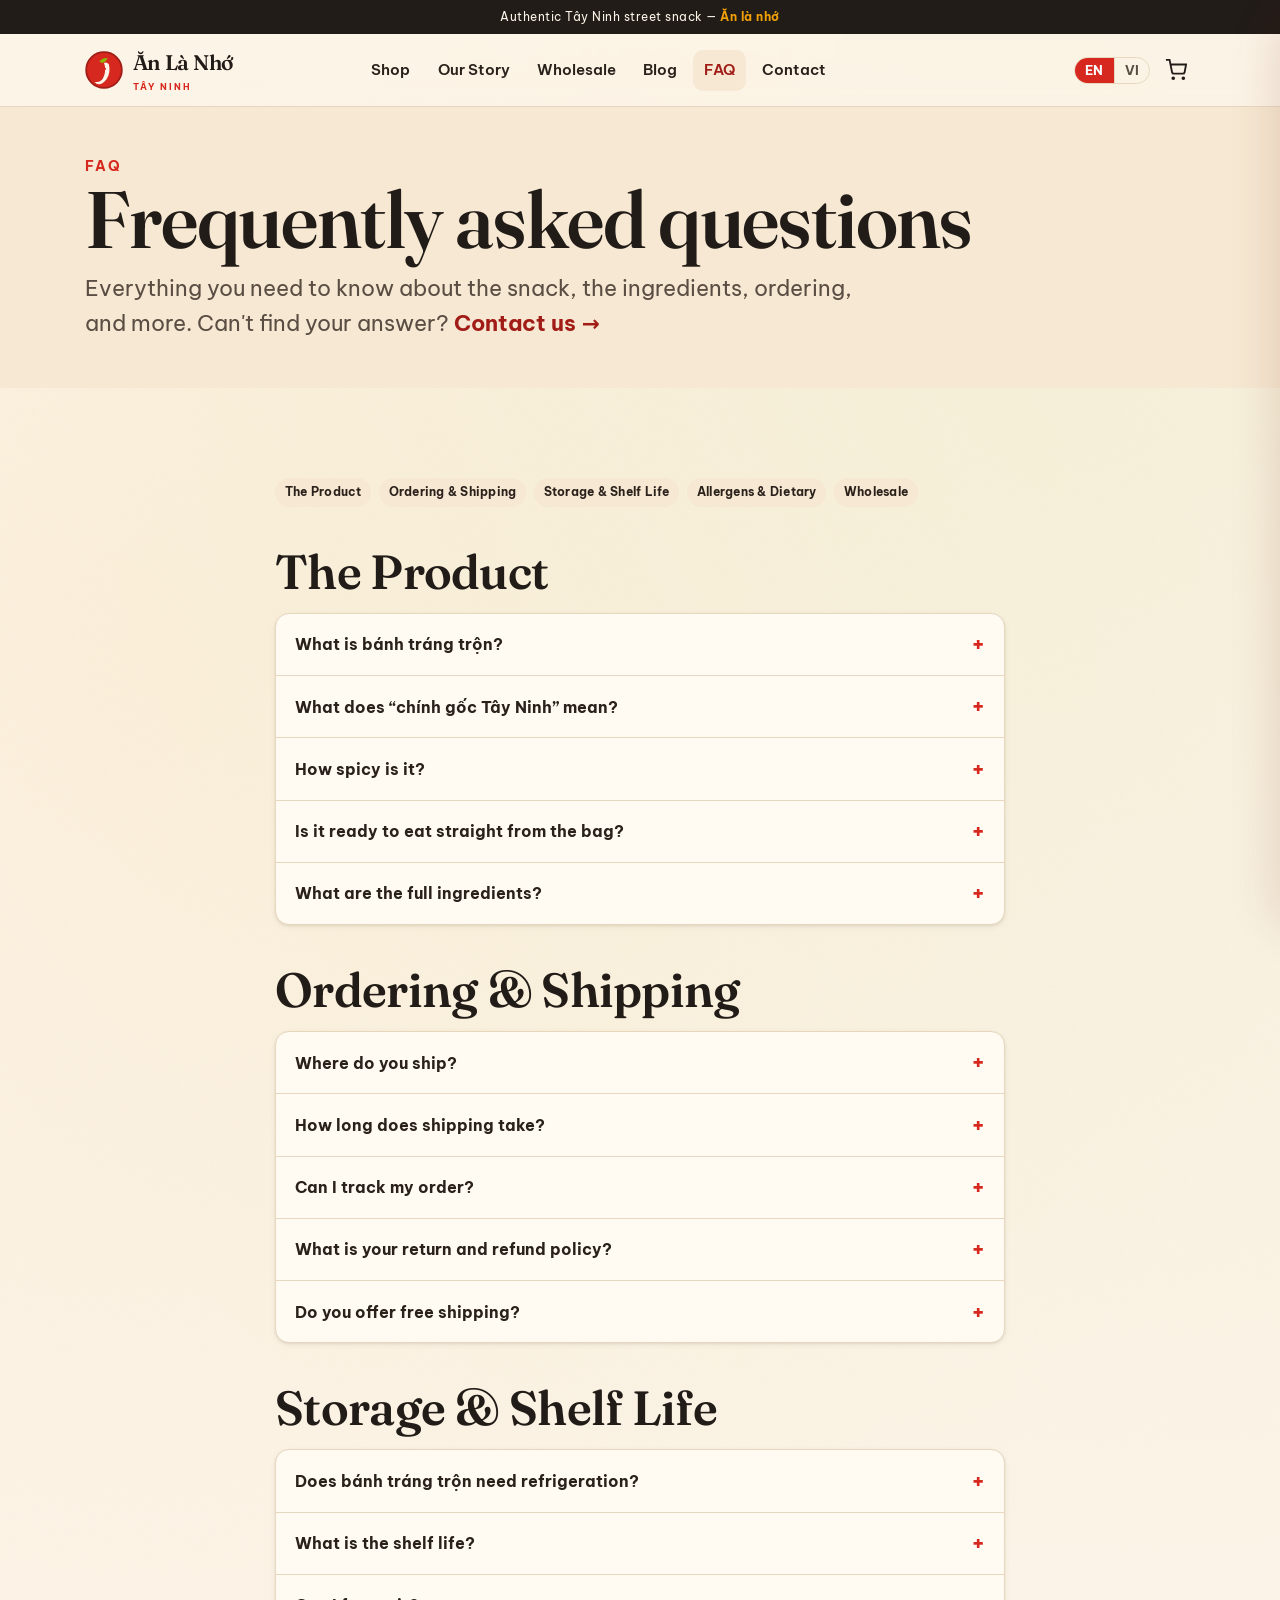
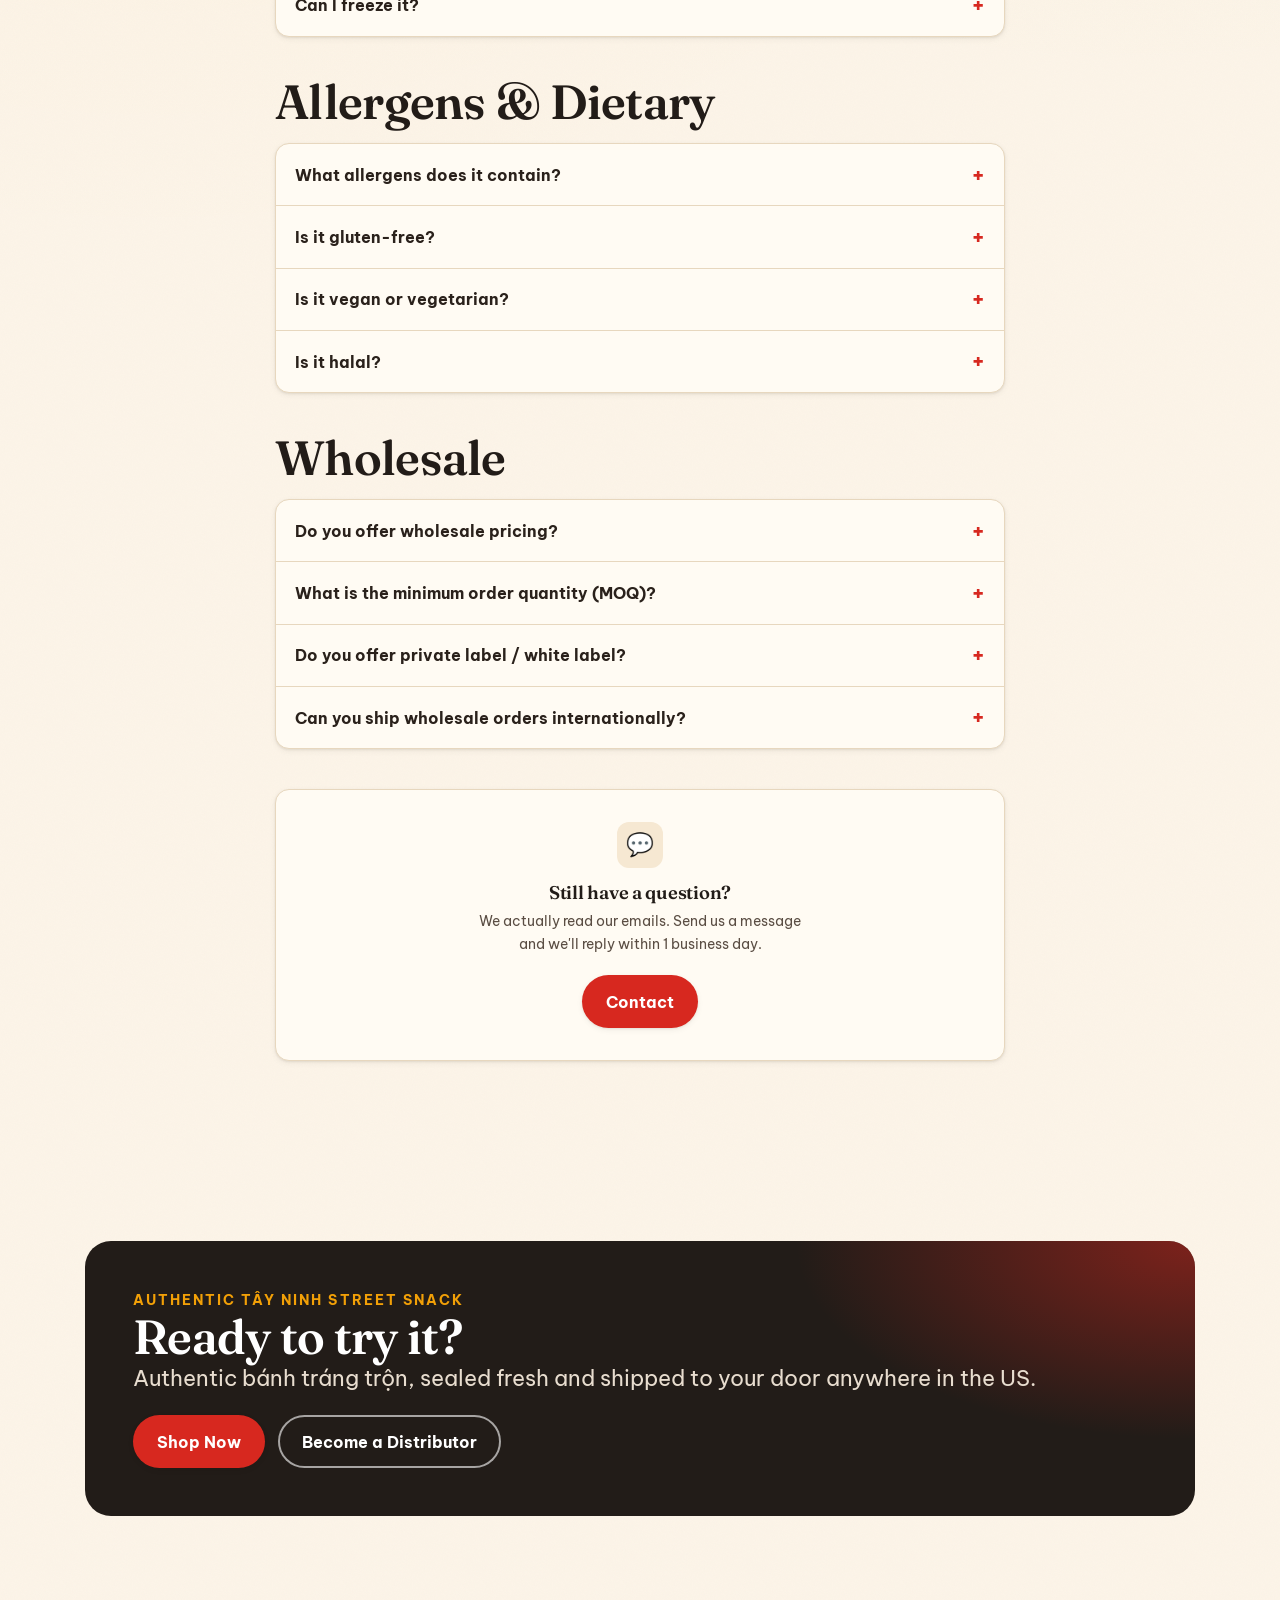
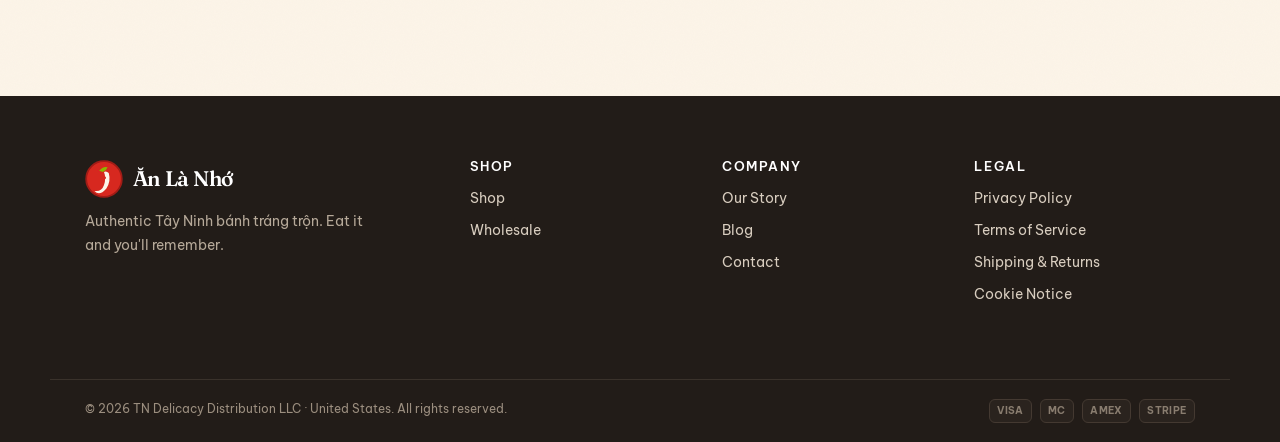
<file: pages/faq.html>
﻿<!DOCTYPE html>
<html lang="en" class="no-js">
<head>
  <meta charset="UTF-8" />
  <meta name="viewport" content="width=device-width, initial-scale=1" />
  <title>FAQ — Bánh Tráng Trộn Questions Answered | Ăn Là Nhớ</title>
  <meta name="description" content="Everything you need to know about Ăn Là Nhớ bánh tráng trộn — ingredients, allergens, shipping, shelf life, wholesale, and more." />
  <link rel="canonical" href="https://anlanho.com/pages/faq.html" />
  <link rel="alternate" hreflang="en" href="https://anlanho.com/pages/faq.html" />
  <link rel="alternate" hreflang="vi" href="https://anlanho.com/pages/faq.html?lang=vi" />
  <link rel="alternate" hreflang="x-default" href="https://anlanho.com/pages/faq.html" />

  <meta property="og:type" content="website" />
  <meta property="og:site_name" content="Ăn Là Nhớ" />
  <meta property="og:title" content="FAQ | Ăn Là Nhớ" />
  <meta property="og:description" content="Everything you need to know about bánh tráng trộn — ingredients, allergens, shipping, shelf life, and wholesale." />
  <meta property="og:url" content="https://anlanho.com/pages/faq.html" />
  <meta property="og:image" content="https://anlanho.com/assets/img/og-default.svg" />
  <meta name="twitter:card" content="summary_large_image" />
  <meta name="theme-color" content="#D7281F" />
  <link rel="icon" href="../assets/img/logo-mark.svg" type="image/svg+xml" />

  <link rel="preconnect" href="https://fonts.googleapis.com" />
  <link rel="preconnect" href="https://fonts.gstatic.com" crossorigin />
  <link href="https://fonts.googleapis.com/css2?family=Fraunces:ital,opsz,wght@0,9..144,400;0,9..144,600;1,9..144,500&family=Be+Vietnam+Pro:wght@400;500;600;700;800&display=swap" rel="stylesheet" />
  <link rel="stylesheet" href="../assets/css/styles.css" />

  <script type="application/ld+json">
  {"@context":"https://schema.org","@type":"BreadcrumbList","itemListElement":[
    {"@type":"ListItem","position":1,"name":"Home","item":"https://anlanho.com/"},
    {"@type":"ListItem","position":2,"name":"FAQ","item":"https://anlanho.com/pages/faq.html"}
  ]}
  </script>

  <!-- FAQPage structured data — generates rich results in Google Search -->
  <script type="application/ld+json">
  {
    "@context": "https://schema.org",
    "@type": "FAQPage",
    "mainEntity": [
      {
        "@type": "Question",
        "name": "What is bánh tráng trộn?",
        "acceptedAnswer": {
          "@type": "Answer",
          "text": "Bánh tráng trộn is a Vietnamese street snack made from dried rice paper torn into strips and hand-mixed with shrimp salt (muối tôm), beef floss (bò khô), shredded green mango, roasted peanuts, quail eggs, fresh herbs, chili, and lime. It originates from Tây Ninh province in southern Vietnam."
        }
      },
      {
        "@type": "Question",
        "name": "Does Ăn Là Nhớ bánh tráng trộn contain allergens?",
        "acceptedAnswer": {
          "@type": "Answer",
          "text": "Yes. Our products contain shellfish (shrimp salt), peanuts, eggs, and soy. Some variants also contain wheat. Please check the individual product page for full allergen details. Our facility handles all of these allergens."
        }
      },
      {
        "@type": "Question",
        "name": "How long does shipping take?",
        "acceptedAnswer": {
          "@type": "Answer",
          "text": "Orders ship within 1–2 business days. Standard delivery typically takes 3–7 business days depending on your location. Expedited options are available at checkout."
        }
      },
      {
        "@type": "Question",
        "name": "How should I store bánh tráng trộn?",
        "acceptedAnswer": {
          "@type": "Answer",
          "text": "Store in a cool, dry place away from direct sunlight. No refrigeration needed. Once opened, reseal the bag tightly and consume within 2–3 days for best texture. Avoid humidity — moisture is the main enemy of the rice paper."
        }
      },
      {
        "@type": "Question",
        "name": "Is bánh tráng trộn vegan?",
        "acceptedAnswer": {
          "@type": "Answer",
          "text": "Our Classic, Extra Hot, and Family Pack flavors contain beef floss, shrimp salt, and quail eggs and are not vegan. Our Veggie variant is made without beef or seafood-derived ingredients — check the product page for full details."
        }
      },
      {
        "@type": "Question",
        "name": "Do you offer wholesale pricing?",
        "acceptedAnswer": {
          "@type": "Answer",
          "text": "Yes. We supply restaurants, grocery stores, importers, and distributors. Minimum order is 4 cases (24 bags per case). Visit our Wholesale page or submit an inquiry to get pricing and terms."
        }
      },
      {
        "@type": "Question",
        "name": "What does 'chính gốc Tây Ninh' mean?",
        "acceptedAnswer": {
          "@type": "Answer",
          "text": "'Chính gốc' means original or authentic — from the source. Tây Ninh is the province in southern Vietnam where bánh tráng trộn originates. Our rice paper and shrimp salt are sourced directly from Tây Ninh producers, giving the snack its distinctive flavor that imitations can't replicate."
        }
      }
    ]
  }
  </script>
</head>

<body data-base="../">
  <a class="skip-link" href="#main" data-i18n="nav.skip">Skip to content</a>

  <header class="site-header">
    <div class="topbar"><span data-i18n="home.kicker">Authentic Tây Ninh street snack</span> — <strong>Ăn là nhớ</strong></div>
    <nav class="wrap nav" aria-label="Primary">
      <a class="brand" href="../index.html" aria-label="Ăn Là Nhớ home"><img class="mark" src="../assets/img/logo-mark.svg" alt="" width="38" height="38" /><span>Ăn Là Nhớ<small>Tây Ninh</small></span></a>
      <div class="nav-links">
        <a href="shop.html" data-i18n="nav.shop">Shop</a>
        <a href="about.html" data-i18n="nav.story">Our Story</a>
        <a href="wholesale.html" data-i18n="nav.wholesale">Wholesale</a>
        <a href="blog.html" data-i18n="nav.blog">Blog</a>
        <a href="faq.html" data-i18n="nav.faq" aria-current="page">FAQ</a>
        <a href="contact.html" data-i18n="nav.contact">Contact</a>
      </div>
      <div class="nav-actions">
        <div class="lang-switcher" role="group" aria-label="Switch language"><button type="button" class="lang-btn" data-lang-btn="en" aria-pressed="true">EN</button><button type="button" class="lang-btn" data-lang-btn="vi" aria-pressed="false">VI</button></div>
        <button class="icon-btn cart-btn snipcart-checkout" aria-label="Open cart"><svg width="22" height="22" viewBox="0 0 24 24" fill="none" stroke="currentColor" stroke-width="2" aria-hidden="true"><circle cx="9" cy="21" r="1"/><circle cx="20" cy="21" r="1"/><path d="M1 1h4l2.7 13.4a2 2 0 0 0 2 1.6h9.7a2 2 0 0 0 2-1.6L23 6H6"/></svg><span class="cart-count" data-cart-count data-count="0"></span></button>
        <button class="icon-btn menu-toggle" data-menu-open aria-label="Open menu" aria-expanded="false" aria-controls="mobileNav"><svg width="24" height="24" viewBox="0 0 24 24" fill="none" stroke="currentColor" stroke-width="2" aria-hidden="true"><line x1="3" y1="6" x2="21" y2="6"/><line x1="3" y1="12" x2="21" y2="12"/><line x1="3" y1="18" x2="21" y2="18"/></svg></button>
      </div>
    </nav>
  </header>
  <div class="nav-overlay" data-nav-overlay></div>
  <aside class="mobile-nav" id="mobileNav" data-mobile-nav aria-label="Mobile">
    <a href="shop.html" data-i18n="nav.shop">Shop</a>
    <a href="about.html" data-i18n="nav.story">Our Story</a>
    <a href="wholesale.html" data-i18n="nav.wholesale">Wholesale</a>
    <a href="blog.html" data-i18n="nav.blog">Blog</a>
    <a href="faq.html" data-i18n="nav.faq">FAQ</a>
    <a href="contact.html" data-i18n="nav.contact">Contact</a>
  </aside>

  <main id="main">

    <!-- Page hero -->
    <section class="section--tight section" style="background:var(--cream-deep)">
      <div class="wrap">
        <p class="kicker" data-i18n="nav.faq">FAQ</p>
        <h1 data-i18n="faq.h1">Frequently asked questions</h1>
        <p class="lead" style="max-width:52ch;margin-top:.6rem" data-i18n="faq.sub">Everything you need to know about the snack, the ingredients, ordering, and more. Can't find your answer? <a class="link-arrow" href="contact.html" data-i18n="faq.contact.link" style="font-size:inherit">Contact us</a></p>
      </div>
    </section>

    <section class="section">
      <div class="wrap" style="max-width:800px">

        <!-- Jump links -->
        <nav aria-label="FAQ categories" style="display:flex;gap:.5rem;flex-wrap:wrap;margin-bottom:2.5rem">
          <a class="badge" style="text-decoration:none;cursor:pointer" href="#product" data-i18n="faq.cat.product">The Product</a>
          <a class="badge" style="text-decoration:none;cursor:pointer" href="#shipping" data-i18n="faq.cat.shipping">Ordering & Shipping</a>
          <a class="badge" style="text-decoration:none;cursor:pointer" href="#storage" data-i18n="faq.cat.storage">Storage & Shelf Life</a>
          <a class="badge" style="text-decoration:none;cursor:pointer" href="#allergens" data-i18n="faq.cat.allergens">Allergens & Dietary</a>
          <a class="badge" style="text-decoration:none;cursor:pointer" href="#wholesale" data-i18n="faq.cat.wholesale">Wholesale</a>
        </nav>

        <!-- ── The Product ── -->
        <h2 id="product" style="margin-bottom:1rem;scroll-margin-top:5rem" data-i18n="faq.cat.product">The Product</h2>
        <div class="faq-group reveal" style="margin-bottom:2.5rem">

          <details>
            <summary data-i18n="faq.p1.q">What is bánh tráng trộn?</summary>
            <div class="faq-body">
              <p data-i18n="faq.p1.a">Bánh tráng trộn is a Vietnamese street snack made from dried rice paper torn into strips and hand-mixed with shrimp salt (<em>muối tôm</em>), beef floss (<em>bò khô</em>), shredded green mango, roasted peanuts, quail eggs, fresh herbs, chili, and lime. It originated in Tây Ninh province, where it's sold from street carts outside schools and markets every afternoon. <a href="blog-what-is-banh-trang-tron.html">Read the full explainer →</a></p>
            </div>
          </details>

          <details>
            <summary data-i18n="faq.p2.q">What does "chính gốc Tây Ninh" mean?</summary>
            <div class="faq-body">
              <p data-i18n="faq.p2.a"><em>Chính gốc</em> means original — authentic, from the source. Tây Ninh province is where bánh tráng trộn was born, and its shrimp salt and rice paper are unlike anything made elsewhere. When we say chính gốc, we mean our ingredients are sourced directly from Tây Ninh producers, not from generic suppliers. You can taste the difference.</p>
            </div>
          </details>

          <details>
            <summary data-i18n="faq.p3.q">How spicy is it?</summary>
            <div class="faq-body">
              <p data-i18n="faq.p3.a">It depends on the variant. Our Classic is medium heat — noticeable but not overwhelming. Extra Hot lives up to its name and is genuinely spicy. Veggie is mild. Each product page shows a spice meter so you can pick the right level. If you're new to the snack, start with Classic.</p>
            </div>
          </details>

          <details>
            <summary data-i18n="faq.p4.q">Is it ready to eat straight from the bag?</summary>
            <div class="faq-body">
              <p data-i18n="faq.p4.a">Yes — tear it open and eat. That's the whole point. For the full street-cart experience, you can add fresh lime juice, herbs (tía tô or rau răm), or soft-boiled quail eggs before eating. <a href="blog-5-ways-to-enjoy.html">See 5 ways to level it up →</a></p>
            </div>
          </details>

          <details>
            <summary data-i18n="faq.p5.q">What are the full ingredients?</summary>
            <div class="faq-body">
              <p data-i18n="faq.p5.a">Each product has its own ingredient list — see the individual product pages in the shop for complete details. In general, all variants include: dried rice paper, shrimp salt, beef floss or veggie protein, roasted peanuts, green mango powder, chili, lime, and herbs. The Veggie variant uses no beef or seafood-derived ingredients.</p>
            </div>
          </details>

        </div>

        <!-- ── Ordering & Shipping ── -->
        <h2 id="shipping" style="margin-bottom:1rem;scroll-margin-top:5rem" data-i18n="faq.cat.shipping">Ordering &amp; Shipping</h2>
        <div class="faq-group reveal" style="margin-bottom:2.5rem">

          <details>
            <summary data-i18n="faq.s1.q">Where do you ship?</summary>
            <div class="faq-body">
              <p data-i18n="faq.s1.a">We ship to all 50 US states. We do not currently ship internationally, but wholesale export inquiries are welcome — <a href="wholesale.html">visit the wholesale page</a> or contact us directly.</p>
            </div>
          </details>

          <details>
            <summary data-i18n="faq.s2.q">How long does shipping take?</summary>
            <div class="faq-body">
              <p data-i18n="faq.s2.a">Orders are processed and shipped within 1–2 business days. Standard delivery takes 3–7 business days depending on your location. Expedited shipping options are available at checkout. You'll receive a tracking number by email once your order ships.</p>
            </div>
          </details>

          <details>
            <summary data-i18n="faq.s3.q">Can I track my order?</summary>
            <div class="faq-body">
              <p data-i18n="faq.s3.a">Yes. A tracking link is sent to your email as soon as your order is shipped. If you don't see it, check your spam folder. Still nothing? <a href="contact.html">Contact us</a> with your order number.</p>
            </div>
          </details>

          <details>
            <summary data-i18n="faq.s4.q">What is your return and refund policy?</summary>
            <div class="faq-body">
              <p data-i18n="faq.s4.a">Because bánh tráng trộn is a food product, we can't accept returns. However, if your order arrives damaged, incorrect, or with a quality issue, we'll make it right — replacement or full refund. Email us within 7 days of delivery with a photo and your order number. <a href="shipping.html">Full policy →</a></p>
            </div>
          </details>

          <details>
            <summary data-i18n="faq.s5.q">Do you offer free shipping?</summary>
            <div class="faq-body">
              <p data-i18n="faq.s5.a">Free standard shipping is available on orders above a minimum threshold — check the checkout page for the current offer. We occasionally run free-shipping promotions for newsletter subscribers.</p>
            </div>
          </details>

        </div>

        <!-- ── Storage & Shelf Life ── -->
        <h2 id="storage" style="margin-bottom:1rem;scroll-margin-top:5rem" data-i18n="faq.cat.storage">Storage &amp; Shelf Life</h2>
        <div class="faq-group reveal" style="margin-bottom:2.5rem">

          <details>
            <summary data-i18n="faq.st1.q">Does bánh tráng trộn need refrigeration?</summary>
            <div class="faq-body">
              <p data-i18n="faq.st1.a">No. The snack is fully shelf-stable at room temperature. Store it in a cool, dry place away from direct sunlight or heat. Avoid humidity — moisture is the main threat to the rice paper texture.</p>
            </div>
          </details>

          <details>
            <summary data-i18n="faq.st2.q">What is the shelf life?</summary>
            <div class="faq-body">
              <p data-i18n="faq.st2.a">Unopened bags have a shelf life of 4–6 months from the production date. The best-by date is printed on each bag. Once opened, reseal tightly and consume within 2–3 days for the best texture — the rice paper will soften if exposed to air for too long.</p>
            </div>
          </details>

          <details>
            <summary data-i18n="faq.st3.q">Can I freeze it?</summary>
            <div class="faq-body">
              <p data-i18n="faq.st3.a">We don't recommend freezing. The texture of the rice paper changes significantly when frozen and thawed, and the mixed ingredients don't hold up well. Just store at room temperature in a sealed bag — it keeps well without refrigeration or freezing.</p>
            </div>
          </details>

        </div>

        <!-- ── Allergens & Dietary ── -->
        <h2 id="allergens" style="margin-bottom:1rem;scroll-margin-top:5rem" data-i18n="faq.cat.allergens">Allergens &amp; Dietary</h2>
        <div class="faq-group reveal" style="margin-bottom:2.5rem">

          <details>
            <summary data-i18n="faq.a1.q">What allergens does it contain?</summary>
            <div class="faq-body">
              <p data-i18n="faq.a1.a">Our products contain one or more of the following allergens depending on the variant:</p>
              <ul style="list-style:disc;padding-left:1.3rem;margin-top:.6rem;color:var(--text-soft)">
                <li style="margin-bottom:.4rem"><strong style="color:var(--charcoal)" data-i18n="faq.a1.shellfish">Shellfish</strong> <span data-i18n="faq.a1.shellfish.d">(shrimp salt — present in all variants)</span></li>
                <li style="margin-bottom:.4rem"><strong style="color:var(--charcoal)" data-i18n="faq.a1.peanuts">Peanuts</strong> <span data-i18n="faq.a1.peanuts.d">(present in all variants)</span></li>
                <li style="margin-bottom:.4rem"><strong style="color:var(--charcoal)" data-i18n="faq.a1.eggs">Eggs</strong> <span data-i18n="faq.a1.eggs.d">(quail eggs — present in Classic, Extra Hot, Family Pack)</span></li>
                <li style="margin-bottom:.4rem"><strong style="color:var(--charcoal)" data-i18n="faq.a1.soy">Soy</strong> <span data-i18n="faq.a1.soy.d">(some variants)</span></li>
              </ul>
              <p style="margin-top:.8rem" data-i18n="faq.a1.facility">Our facility handles all of these allergens. Individuals with severe allergies should check the full ingredient list on the product page before ordering.</p>
            </div>
          </details>

          <details>
            <summary data-i18n="faq.a2.q">Is it gluten-free?</summary>
            <div class="faq-body">
              <p data-i18n="faq.a2.a">Rice paper is naturally gluten-free. However, some seasoning components (beef floss, soy sauce) may contain wheat. We do not certify our products as gluten-free. If you have celiac disease or a severe gluten intolerance, please review the ingredient list on the product page carefully before purchasing.</p>
            </div>
          </details>

          <details>
            <summary data-i18n="faq.a3.q">Is it vegan or vegetarian?</summary>
            <div class="faq-body">
              <p data-i18n="faq.a3.a">Our Classic, Extra Hot, and Family Pack variants contain beef floss, shrimp salt, and quail eggs — they are not vegan or vegetarian. Our <strong>Veggie</strong> variant is made without beef or seafood-derived ingredients and is suitable for vegetarians. Check the product page for exact details.</p>
            </div>
          </details>

          <details>
            <summary data-i18n="faq.a4.q">Is it halal?</summary>
            <div class="faq-body">
              <p data-i18n="faq.a4.a">We do not currently hold halal certification. Some of our products contain pork-derived ingredients. Please check the individual product pages for full ingredient details, and contact us if you need additional documentation for dietary compliance.</p>
            </div>
          </details>

        </div>

        <!-- ── Wholesale ── -->
        <h2 id="wholesale" style="margin-bottom:1rem;scroll-margin-top:5rem" data-i18n="faq.cat.wholesale">Wholesale</h2>
        <div class="faq-group reveal" style="margin-bottom:2.5rem">

          <details>
            <summary data-i18n="faq.w1.q">Do you offer wholesale pricing?</summary>
            <div class="faq-body">
              <p data-i18n="faq.w1.a">Yes. We supply grocery stores, restaurants, importers, and distributors across the US. Wholesale pricing is available with tiered discounts based on volume. <a href="wholesale.html">Visit the wholesale page</a> to submit an inquiry — we reply within 2 business days.</p>
            </div>
          </details>

          <details>
            <summary data-i18n="faq.w2.q">What is the minimum order quantity (MOQ)?</summary>
            <div class="faq-body">
              <p data-i18n="faq.w2.a">The minimum wholesale order is 4 cases. Each case contains 24 bags. Mixed-flavor cases are allowed. Lead time is 5–10 business days. <a href="wholesale.html">See full terms →</a></p>
            </div>
          </details>

          <details>
            <summary data-i18n="faq.w3.q">Do you offer private label / white label?</summary>
            <div class="faq-body">
              <p data-i18n="faq.w3.a">Yes, private-label packaging is available on request for qualifying order volumes. Contact us to discuss your requirements and minimum quantities.</p>
            </div>
          </details>

          <details>
            <summary data-i18n="faq.w4.q">Can you ship wholesale orders internationally?</summary>
            <div class="faq-body">
              <p data-i18n="faq.w4.a">International export is handled case-by-case for established importers and distributors. Regulatory requirements (customs, food import certification) vary by country. Contact us with your country and estimated volume and we'll let you know what's possible.</p>
            </div>
          </details>

        </div>

        <!-- Still have questions -->
        <div class="feature reveal" style="text-align:center;padding:2rem">
          <div class="ic" style="margin-inline:auto">💬</div>
          <h3 style="margin-bottom:.5rem" data-i18n="faq.more.h">Still have a question?</h3>
          <p style="max-width:38ch;margin-inline:auto;margin-bottom:1.2rem" data-i18n="faq.more.d">We actually read our emails. Send us a message and we'll reply within 1 business day.</p>
          <a class="btn" href="contact.html" data-i18n="nav.contact">Contact Us</a>
        </div>

      </div>
    </section>

    <!-- Shop CTA -->
    <section class="section">
      <div class="wrap">
        <div class="cta-banner reveal">
          <p class="kicker" style="color:var(--turmeric)" data-i18n="home.kicker">Authentic Tây Ninh street snack</p>
          <h2 data-i18n="faq.cta.h">Ready to try it?</h2>
          <p class="lead" data-i18n="faq.cta.d">Authentic bánh tráng trộn, sealed fresh and shipped to your door anywhere in the US.</p>
          <div class="hero-cta">
            <a class="btn" href="shop.html" data-i18n="cta.shop">Shop Now</a>
            <a class="btn btn--ghost" style="box-shadow:inset 0 0 0 2px rgba(255,255,255,.6);color:#fff" href="wholesale.html" data-i18n="cta.distributor">Become a Distributor</a>
          </div>
        </div>
      </div>
    </section>

  </main>

  <footer class="site-footer">
    <div class="wrap footer-top">
      <div class="footer-brand">
        <a class="brand" href="../index.html"><img class="mark" src="../assets/img/logo-mark.svg" alt="" width="38" height="38"><span>Ăn Là Nhớ</span></a>
        <p data-i18n="footer.tagline">Authentic Tây Ninh bánh tráng trộn. Eat it and you'll remember.</p>
      </div>
      <div class="footer-col"><h4 data-i18n="footer.shop">Shop</h4><ul><li><a href="shop.html" data-i18n="nav.shop">Shop</a></li><li><a href="wholesale.html" data-i18n="nav.wholesale">Wholesale</a></li></ul></div>
      <div class="footer-col"><h4 data-i18n="footer.company">Company</h4><ul><li><a href="about.html" data-i18n="nav.story">Our Story</a></li><li><a href="blog.html" data-i18n="nav.blog">Blog</a></li><li><a href="contact.html" data-i18n="nav.contact">Contact</a></li></ul></div>
      <div class="footer-col"><h4 data-i18n="footer.legal">Legal</h4><ul><li><a href="privacy.html" data-i18n="footer.privacy">Privacy Policy</a></li><li><a href="terms.html" data-i18n="footer.terms">Terms of Service</a></li><li><a href="shipping.html" data-i18n="footer.shipping">Shipping &amp; Returns</a></li><li><a href="cookies.html" data-i18n="footer.cookies">Cookie Notice</a></li></ul></div>
    </div>
    <div class="wrap footer-bottom">
      <span>© <span data-year>2025</span> <span data-i18n="footer.address">TN Delicacy Distribution LLC · United States</span>. <span data-i18n="footer.rights">All rights reserved.</span></span>
      <span class="pay-icons" aria-label="Accepted payments"><span>VISA</span><span>MC</span><span>AMEX</span><span>STRIPE</span></span>
    </div>
  </footer>

  <!-- REQUIRED: Replace with your Snipcart public API key from https://app.snipcart.com/dashboard/account/credentials -->
  <div hidden id="snipcart" data-api-key="YOUR_SNIPCART_PUBLIC_API_KEY" data-config-modal-style="side"></div>
  <script async src="https://cdn.snipcart.com/themes/v3.7.0/default/snipcart.js"></script>
  <script defer src="../assets/js/i18n-data.js"></script>
  <script defer src="../assets/js/i18n.js?v=4"></script>
  <script defer src="../assets/js/main.js"></script>
</body>
</html>
</file>
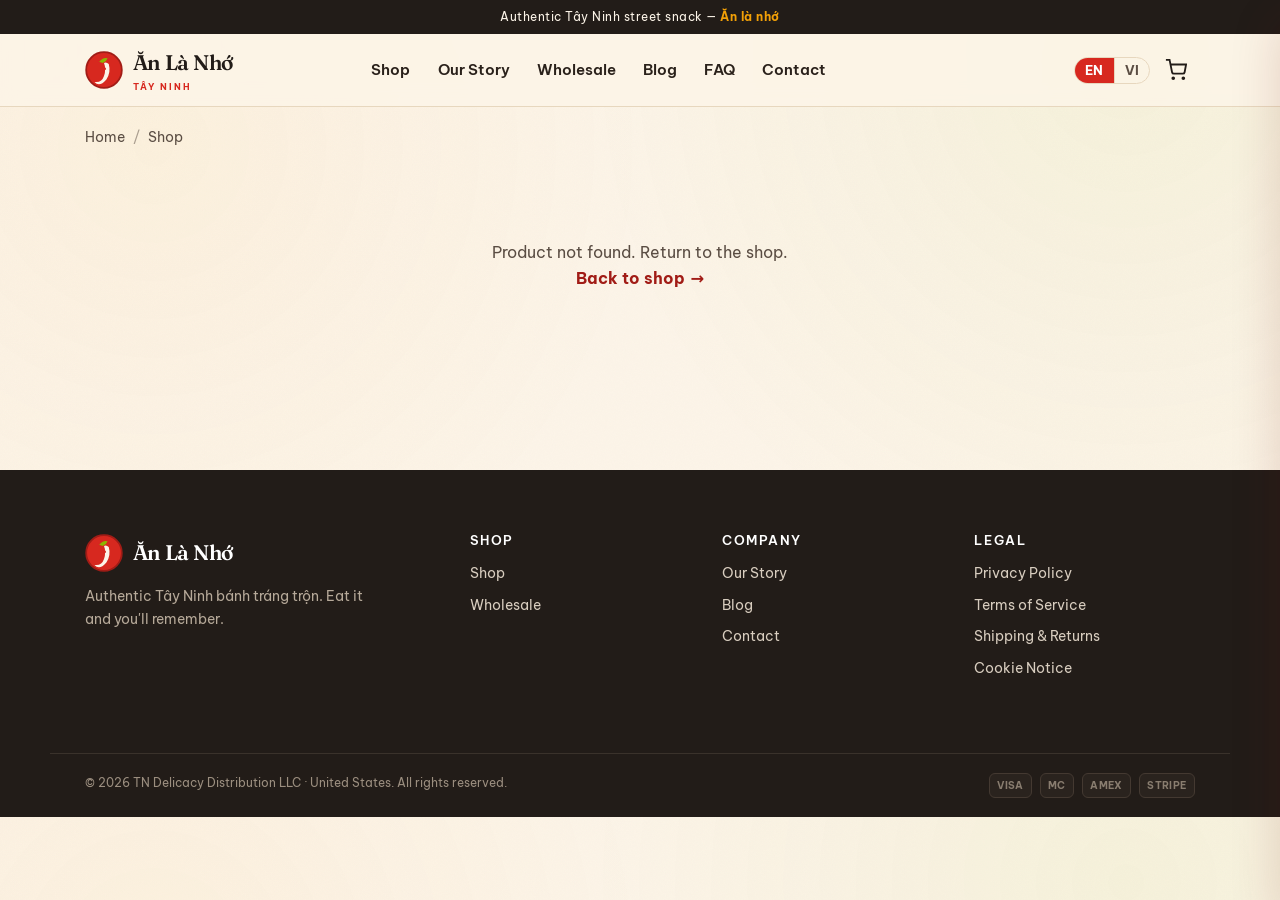
<file: pages/product.html>
﻿<!DOCTYPE html>
<html lang="en" class="no-js">
<head>
  <meta charset="UTF-8" />
  <meta name="viewport" content="width=device-width, initial-scale=1" />
  <!-- Title / description are generic here and rewritten by product.js per ?sku= -->
  <title>Bánh Tráng Trộn | Ăn Là Nhớ Vietnamese Snacks</title>
  <meta name="description" content="Authentic Tây Ninh bánh tráng trộn — Vietnamese spicy rice-paper salad snack. Ingredients, allergens, spice level, net weight, and secure online checkout." />
  <link rel="canonical" href="https://anlanho.com/pages/product.html" />
  <link rel="alternate" hreflang="en" href="https://anlanho.com/pages/product.html" />
  <link rel="alternate" hreflang="vi" href="https://anlanho.com/pages/product.html?lang=vi" />
  <link rel="alternate" hreflang="x-default" href="https://anlanho.com/pages/product.html" />

  <meta property="og:type" content="product" />
  <meta property="og:site_name" content="Ăn Là Nhớ" />
  <meta property="og:title" content="Bánh Tráng Trộn | Ăn Là Nhớ" />
  <meta property="og:description" content="Authentic Tây Ninh Vietnamese spicy rice-paper salad snack." />
  <meta property="og:url" content="https://anlanho.com/pages/product.html" />
  <meta property="og:image" content="https://anlanho.com/assets/img/og-default.svg" />
  <meta name="twitter:card" content="summary_large_image" />
  <meta name="theme-color" content="#D7281F" />
  <link rel="icon" href="../assets/img/logo-mark.svg" type="image/svg+xml" />

  <link rel="preconnect" href="https://fonts.googleapis.com" />
  <link rel="preconnect" href="https://fonts.gstatic.com" crossorigin />
  <link href="https://fonts.googleapis.com/css2?family=Fraunces:ital,opsz,wght@0,9..144,400;0,9..144,600;1,9..144,500&family=Be+Vietnam+Pro:wght@400;500;600;700;800&display=swap" rel="stylesheet" />
  <link rel="stylesheet" href="../assets/css/styles.css" />
  <link rel="stylesheet" href="https://cdn.snipcart.com/themes/v3.7.0/default/snipcart.css" />
  <!-- product.js injects Product + BreadcrumbList JSON-LD at runtime -->
</head>

<body data-base="../">
  <a class="skip-link" href="#main" data-i18n="nav.skip">Skip to content</a>

  <!-- HEADER -->
  <header class="site-header">
    <div class="topbar"><span data-i18n="home.kicker">Authentic Tây Ninh street snack</span> — <strong>Ăn là nhớ</strong></div>
    <nav class="wrap nav" aria-label="Primary">
      <a class="brand" href="../index.html" aria-label="Ăn Là Nhớ home"><img class="mark" src="../assets/img/logo-mark.svg" alt="" width="38" height="38" /><span>Ăn Là Nhớ<small>Tây Ninh</small></span></a>
      <div class="nav-links">
        <a href="shop.html" data-i18n="nav.shop">Shop</a>
        <a href="about.html" data-i18n="nav.story">Our Story</a>
        <a href="wholesale.html" data-i18n="nav.wholesale">Wholesale</a>
        <a href="blog.html" data-i18n="nav.blog">Blog</a>
        <a href="faq.html" data-i18n="nav.faq">FAQ</a>
        <a href="contact.html" data-i18n="nav.contact">Contact</a>
      </div>
      <div class="nav-actions">
        <div class="lang-switcher" role="group" aria-label="Switch language"><button type="button" class="lang-btn" data-lang-btn="en" aria-pressed="true">EN</button><button type="button" class="lang-btn" data-lang-btn="vi" aria-pressed="false">VI</button></div>
        <button class="icon-btn cart-btn snipcart-checkout" aria-label="Open cart"><svg width="22" height="22" viewBox="0 0 24 24" fill="none" stroke="currentColor" stroke-width="2" aria-hidden="true"><circle cx="9" cy="21" r="1"/><circle cx="20" cy="21" r="1"/><path d="M1 1h4l2.7 13.4a2 2 0 0 0 2 1.6h9.7a2 2 0 0 0 2-1.6L23 6H6"/></svg><span class="cart-count" data-cart-count data-count="0"></span></button>
        <button class="icon-btn menu-toggle" data-menu-open aria-label="Open menu" aria-expanded="false" aria-controls="mobileNav"><svg width="24" height="24" viewBox="0 0 24 24" fill="none" stroke="currentColor" stroke-width="2" aria-hidden="true"><line x1="3" y1="6" x2="21" y2="6"/><line x1="3" y1="12" x2="21" y2="12"/><line x1="3" y1="18" x2="21" y2="18"/></svg></button>
      </div>
    </nav>
  </header>
  <div class="nav-overlay" data-nav-overlay></div>
  <aside class="mobile-nav" id="mobileNav" data-mobile-nav aria-label="Mobile">
    <a href="shop.html" data-i18n="nav.shop">Shop</a>
    <a href="about.html" data-i18n="nav.story">Our Story</a>
    <a href="wholesale.html" data-i18n="nav.wholesale">Wholesale</a>
    <a href="blog.html" data-i18n="nav.blog">Blog</a>
    <a href="faq.html" data-i18n="nav.faq">FAQ</a>
    <a href="contact.html" data-i18n="nav.contact">Contact</a>
  </aside>

  <main id="main">
    <!-- Breadcrumb (static; product.js also emits BreadcrumbList JSON-LD) -->
    <nav class="wrap breadcrumb" aria-label="Breadcrumb" style="padding-top:1.25rem">
      <a href="../index.html" data-i18n="nav.home">Home</a>
      <span aria-hidden="true">/</span>
      <a href="shop.html" data-i18n="nav.shop">Shop</a>
    </nav>

    <!-- product.js renders the full detail UI here based on ?sku= -->
    <div data-product><!-- rendered by product.js --></div>
  </main>

  <!-- FOOTER -->
  <footer class="site-footer">
    <div class="wrap footer-top">
      <div class="footer-brand">
        <a class="brand" href="../index.html"><img class="mark" src="../assets/img/logo-mark.svg" alt="" width="38" height="38"><span>Ăn Là Nhớ</span></a>
        <p data-i18n="footer.tagline">Authentic Tây Ninh bánh tráng trộn. Eat it and you'll remember.</p>
      </div>
      <div class="footer-col"><h4 data-i18n="footer.shop">Shop</h4><ul><li><a href="shop.html" data-i18n="nav.shop">Shop</a></li><li><a href="wholesale.html" data-i18n="nav.wholesale">Wholesale</a></li></ul></div>
      <div class="footer-col"><h4 data-i18n="footer.company">Company</h4><ul><li><a href="about.html" data-i18n="nav.story">Our Story</a></li><li><a href="blog.html" data-i18n="nav.blog">Blog</a></li><li><a href="contact.html" data-i18n="nav.contact">Contact</a></li></ul></div>
      <div class="footer-col"><h4 data-i18n="footer.legal">Legal</h4><ul><li><a href="privacy.html" data-i18n="footer.privacy">Privacy Policy</a></li><li><a href="terms.html" data-i18n="footer.terms">Terms of Service</a></li><li><a href="shipping.html" data-i18n="footer.shipping">Shipping &amp; Returns</a></li><li><a href="cookies.html" data-i18n="footer.cookies">Cookie Notice</a></li></ul></div>
    </div>
    <div class="wrap footer-bottom">
      <span>© <span data-year>2025</span> <span data-i18n="footer.address">TN Delicacy Distribution LLC · United States</span>. <span data-i18n="footer.rights">All rights reserved.</span></span>
      <span class="pay-icons" aria-label="Accepted payments"><span>VISA</span><span>MC</span><span>AMEX</span><span>STRIPE</span></span>
    </div>
  </footer>

  <!-- REQUIRED: Replace with your Snipcart public API key from https://app.snipcart.com/dashboard/account/credentials -->
  <div hidden id="snipcart" data-api-key="YOUR_SNIPCART_PUBLIC_API_KEY" data-config-modal-style="side"></div>
  <script async src="https://cdn.snipcart.com/themes/v3.7.0/default/snipcart.js"></script>
  <script defer src="../assets/js/i18n-data.js"></script>
  <script defer src="../assets/js/i18n.js?v=4"></script>
  <script defer src="../assets/js/main.js"></script>
  <script defer src="../assets/js/product.js"></script>
</body>
</html>
</file>
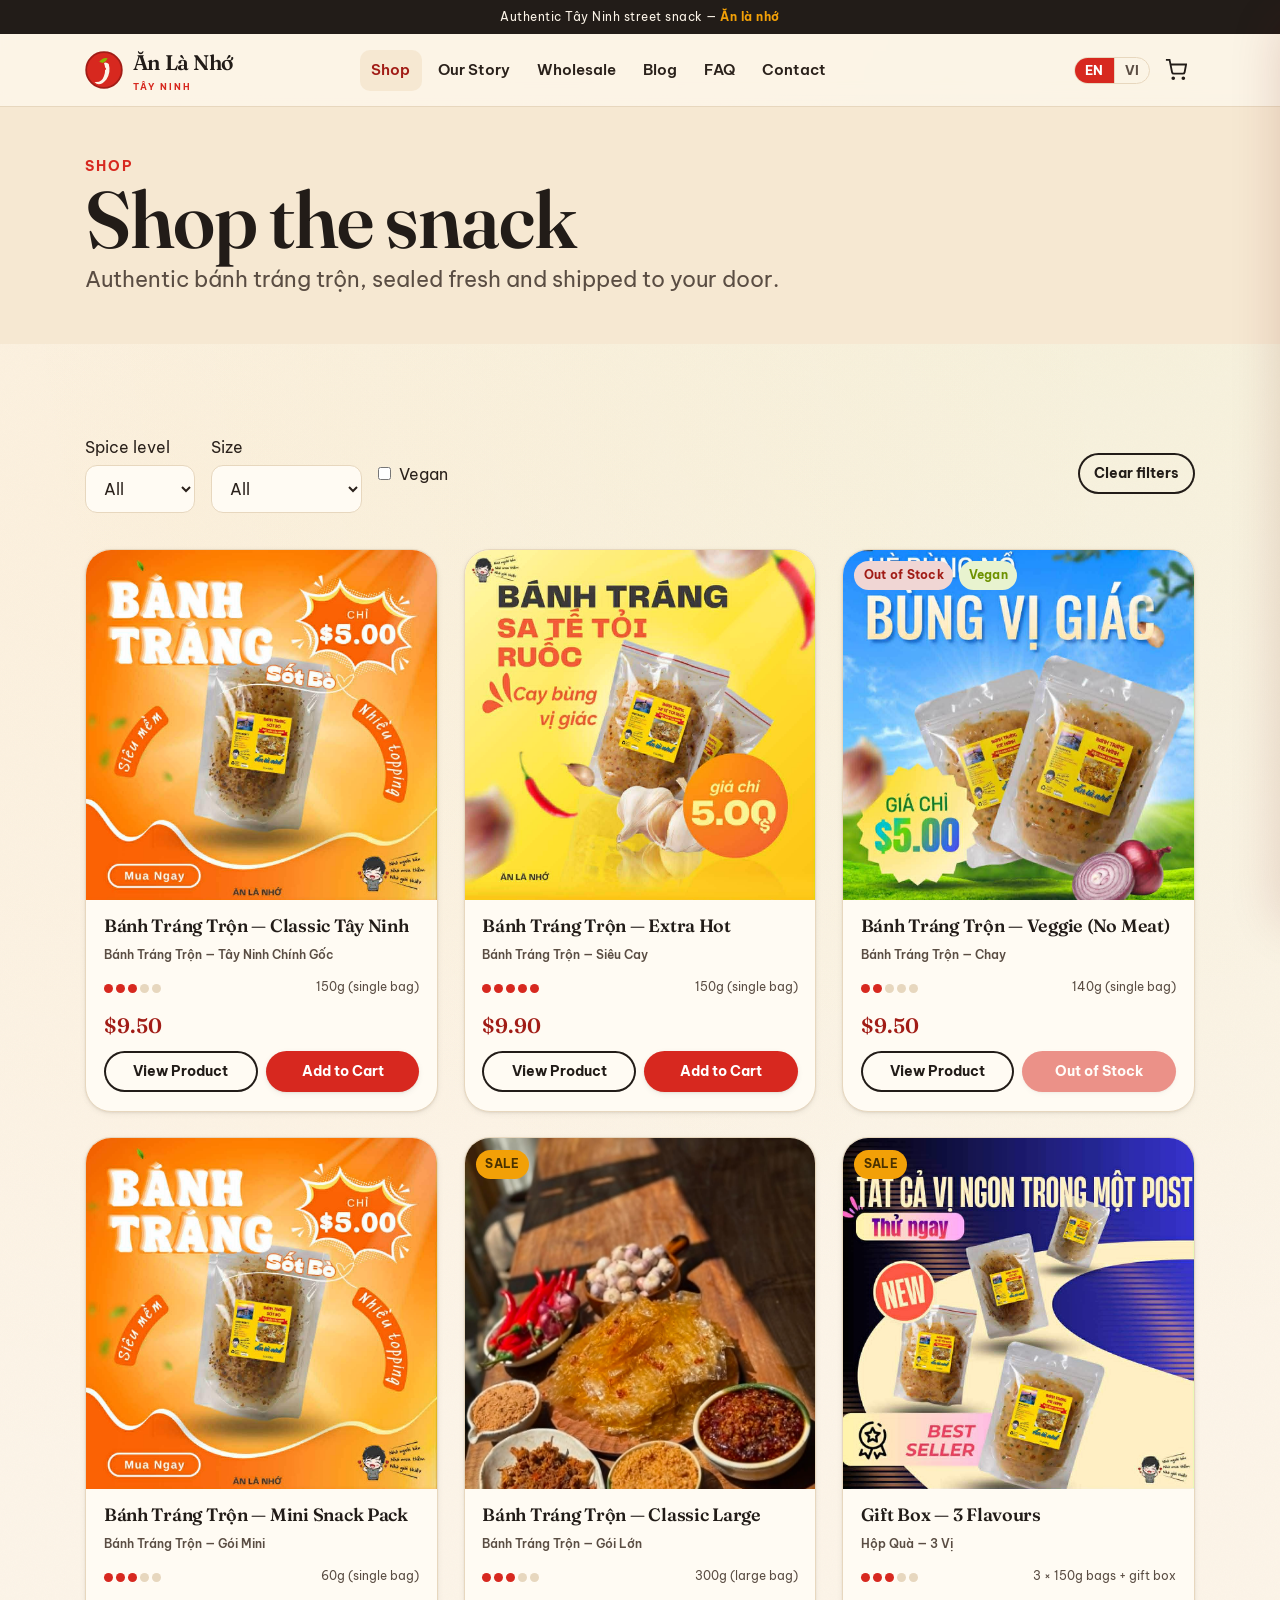
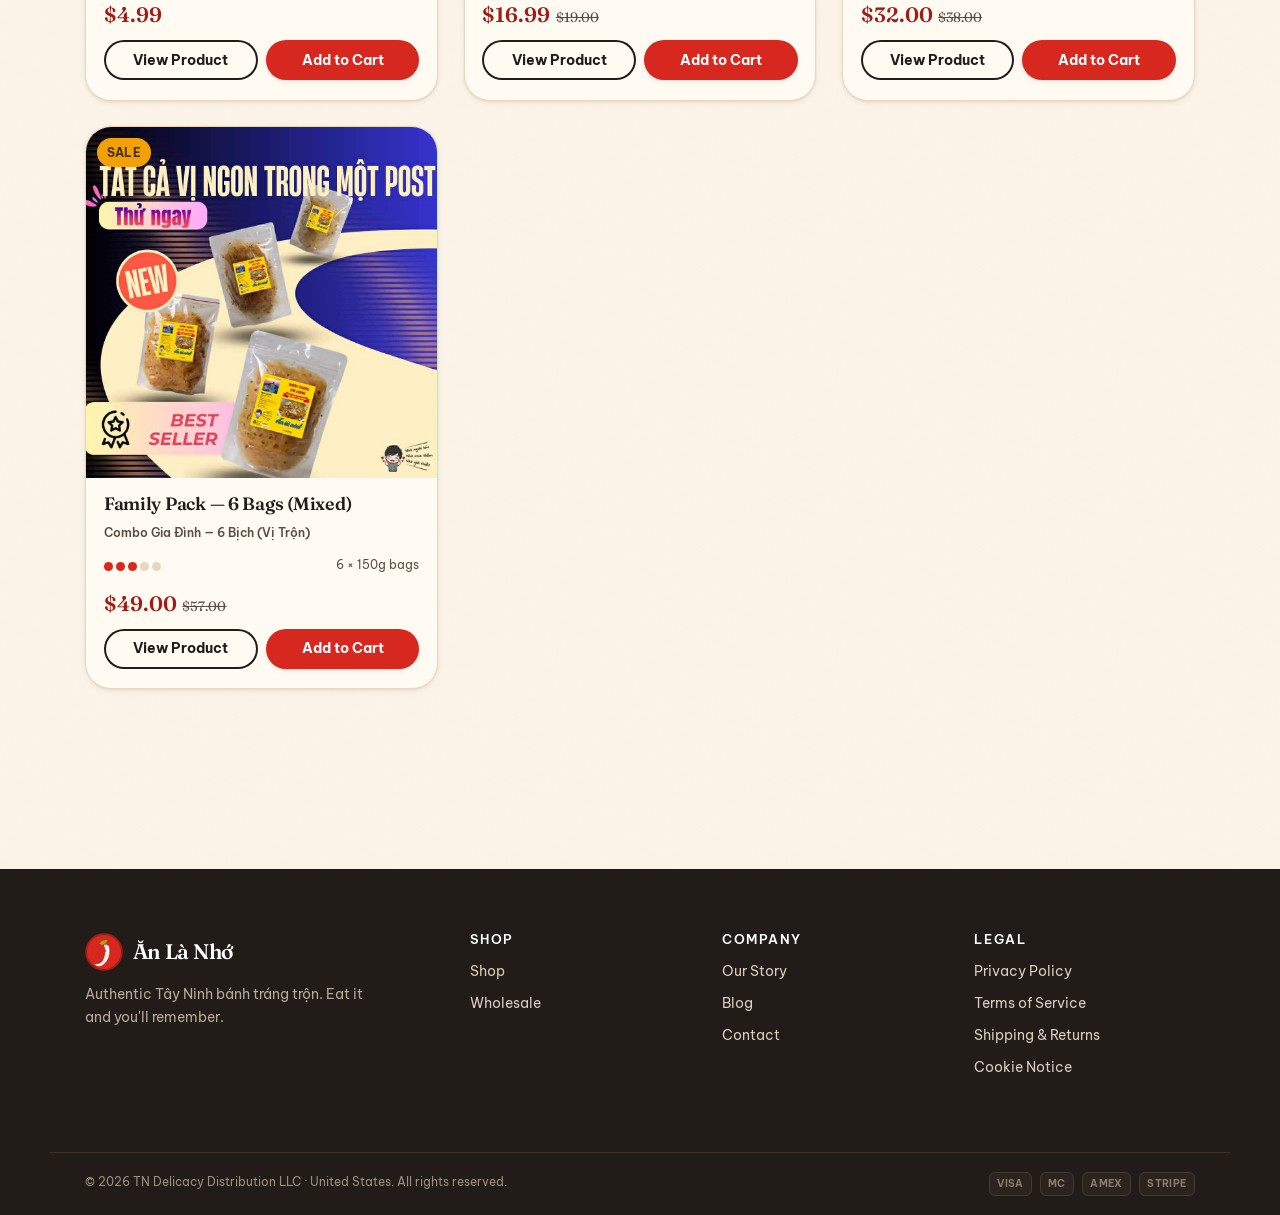
<file: pages/shop.html>
﻿<!DOCTYPE html>
<html lang="en" class="no-js">
<head>
  <meta charset="UTF-8" />
  <meta name="viewport" content="width=device-width, initial-scale=1" />
  <title>Shop Bánh Tráng Trộn Online | Ăn Là Nhớ Vietnamese Snacks</title>
  <meta name="description" content="Shop authentic Tây Ninh bánh tráng trộn online: Classic, Extra Hot, Veggie, and value family packs. Vietnamese spicy rice-paper salad, sealed fresh and shipped across the US." />
  <link rel="canonical" href="https://anlanho.com/pages/shop.html" />
  <link rel="alternate" hreflang="en" href="https://anlanho.com/pages/shop.html" />
  <link rel="alternate" hreflang="vi" href="https://anlanho.com/pages/shop.html?lang=vi" />
  <link rel="alternate" hreflang="x-default" href="https://anlanho.com/pages/shop.html" />

  <meta property="og:type" content="website" />
  <meta property="og:site_name" content="Ăn Là Nhớ" />
  <meta property="og:title" content="Shop Bánh Tráng Trộn Online | Ăn Là Nhớ" />
  <meta property="og:description" content="Authentic Tây Ninh Vietnamese spicy rice-paper salad snack. Buy online, shipped fresh across the US." />
  <meta property="og:url" content="https://anlanho.com/pages/shop.html" />
  <meta property="og:image" content="https://anlanho.com/assets/img/og-default.svg" />
  <meta name="twitter:card" content="summary_large_image" />
  <meta name="theme-color" content="#D7281F" />
  <link rel="icon" href="../assets/img/logo-mark.svg" type="image/svg+xml" />

  <link rel="preconnect" href="https://fonts.googleapis.com" />
  <link rel="preconnect" href="https://fonts.gstatic.com" crossorigin />
  <link href="https://fonts.googleapis.com/css2?family=Fraunces:ital,opsz,wght@0,9..144,400;0,9..144,600;1,9..144,500&family=Be+Vietnam+Pro:wght@400;500;600;700;800&display=swap" rel="stylesheet" />
  <link rel="stylesheet" href="../assets/css/styles.css" />
  <link rel="stylesheet" href="https://cdn.snipcart.com/themes/v3.7.0/default/snipcart.css" />

  <!-- Breadcrumb structured data -->
  <script type="application/ld+json">
  { "@context":"https://schema.org","@type":"BreadcrumbList","itemListElement":[
    {"@type":"ListItem","position":1,"name":"Home","item":"https://anlanho.com/"},
    {"@type":"ListItem","position":2,"name":"Shop","item":"https://anlanho.com/pages/shop.html"}
  ]}
  </script>
</head>

<body data-base="../">
  <a class="skip-link" href="#main" data-i18n="nav.skip">Skip to content</a>

  <!-- HEADER -->
  <header class="site-header">
    <div class="topbar"><span data-i18n="home.kicker">Authentic Tây Ninh street snack</span> — <strong>Ăn là nhớ</strong></div>
    <nav class="wrap nav" aria-label="Primary">
      <a class="brand" href="../index.html" aria-label="Ăn Là Nhớ home"><img class="mark" src="../assets/img/logo-mark.svg" alt="" width="38" height="38" /><span>Ăn Là Nhớ<small>Tây Ninh</small></span></a>
      <div class="nav-links">
        <a href="shop.html" data-i18n="nav.shop">Shop</a>
        <a href="about.html" data-i18n="nav.story">Our Story</a>
        <a href="wholesale.html" data-i18n="nav.wholesale">Wholesale</a>
        <a href="blog.html" data-i18n="nav.blog">Blog</a>
        <a href="faq.html" data-i18n="nav.faq">FAQ</a>
        <a href="contact.html" data-i18n="nav.contact">Contact</a>
      </div>
      <div class="nav-actions">
        <div class="lang-switcher" role="group" aria-label="Switch language"><button type="button" class="lang-btn" data-lang-btn="en" aria-pressed="true">EN</button><button type="button" class="lang-btn" data-lang-btn="vi" aria-pressed="false">VI</button></div>
        <button class="icon-btn cart-btn snipcart-checkout" aria-label="Open cart"><svg width="22" height="22" viewBox="0 0 24 24" fill="none" stroke="currentColor" stroke-width="2" aria-hidden="true"><circle cx="9" cy="21" r="1"/><circle cx="20" cy="21" r="1"/><path d="M1 1h4l2.7 13.4a2 2 0 0 0 2 1.6h9.7a2 2 0 0 0 2-1.6L23 6H6"/></svg><span class="cart-count" data-cart-count data-count="0"></span></button>
        <button class="icon-btn menu-toggle" data-menu-open aria-label="Open menu" aria-expanded="false" aria-controls="mobileNav"><svg width="24" height="24" viewBox="0 0 24 24" fill="none" stroke="currentColor" stroke-width="2" aria-hidden="true"><line x1="3" y1="6" x2="21" y2="6"/><line x1="3" y1="12" x2="21" y2="12"/><line x1="3" y1="18" x2="21" y2="18"/></svg></button>
      </div>
    </nav>
  </header>
  <div class="nav-overlay" data-nav-overlay></div>
  <aside class="mobile-nav" id="mobileNav" data-mobile-nav aria-label="Mobile">
    <a href="shop.html" data-i18n="nav.shop">Shop</a>
    <a href="about.html" data-i18n="nav.story">Our Story</a>
    <a href="wholesale.html" data-i18n="nav.wholesale">Wholesale</a>
    <a href="blog.html" data-i18n="nav.blog">Blog</a>
    <a href="faq.html" data-i18n="nav.faq">FAQ</a>
    <a href="contact.html" data-i18n="nav.contact">Contact</a>
  </aside>

  <main id="main">
    <section class="section--tight section" style="background:var(--cream-deep)">
      <div class="wrap">
        <p class="kicker" data-i18n="nav.shop">Shop</p>
        <h1 data-i18n="shop.h1">Shop the snack</h1>
        <p class="lead" data-i18n="shop.sub">Authentic bánh tráng trộn, sealed fresh and shipped to your door.</p>
      </div>
    </section>

    <section class="section">
      <div class="wrap">
        <!-- Filters -->
        <div class="section-head" style="align-items:center">
          <div style="display:flex;gap:1rem;flex-wrap:wrap;align-items:center">
            <label class="field" style="margin:0">
              <span data-i18n="shop.filter.spice">Spice level</span>
              <select data-filter="spice">
                <option value="all" data-i18n="shop.filter.all">All</option>
                <option value="mild" data-i18n="spice.2">Medium</option>
                <option value="hot" data-i18n="spice.3">Hot</option>
              </select>
            </label>
            <label class="field" style="margin:0">
              <span data-i18n="shop.filter.size">Size</span>
              <select data-filter="size">
                <option value="all" data-i18n="shop.filter.all">All</option>
                <option value="single">Single bag</option>
                <option value="multi">Multi / family</option>
              </select>
            </label>
            <label class="field" style="margin:0;flex-direction:row;align-items:center;gap:.5rem">
              <input type="checkbox" data-filter="vegan" />
              <span data-i18n="shop.filter.vegan">Vegan</span>
            </label>
          </div>
          <button class="btn btn--ghost btn--sm" data-filter-clear data-i18n="shop.filter.clear">Clear filters</button>
        </div>

        <div class="grid grid--3" data-shop-grid><!-- rendered by shop.js --></div>
        <p class="center muted" data-shop-empty style="display:none" data-i18n="shop.empty">No products match your filters.</p>
      </div>
    </section>
  </main>

  <!-- FOOTER -->
  <footer class="site-footer">
    <div class="wrap footer-top">
      <div class="footer-brand">
        <a class="brand" href="../index.html"><img class="mark" src="../assets/img/logo-mark.svg" alt="" width="38" height="38"><span>Ăn Là Nhớ</span></a>
        <p data-i18n="footer.tagline">Authentic Tây Ninh bánh tráng trộn. Eat it and you'll remember.</p>
      </div>
      <div class="footer-col"><h4 data-i18n="footer.shop">Shop</h4><ul><li><a href="shop.html" data-i18n="nav.shop">Shop</a></li><li><a href="wholesale.html" data-i18n="nav.wholesale">Wholesale</a></li></ul></div>
      <div class="footer-col"><h4 data-i18n="footer.company">Company</h4><ul><li><a href="about.html" data-i18n="nav.story">Our Story</a></li><li><a href="blog.html" data-i18n="nav.blog">Blog</a></li><li><a href="contact.html" data-i18n="nav.contact">Contact</a></li></ul></div>
      <div class="footer-col"><h4 data-i18n="footer.legal">Legal</h4><ul><li><a href="privacy.html" data-i18n="footer.privacy">Privacy Policy</a></li><li><a href="terms.html" data-i18n="footer.terms">Terms of Service</a></li><li><a href="shipping.html" data-i18n="footer.shipping">Shipping &amp; Returns</a></li><li><a href="cookies.html" data-i18n="footer.cookies">Cookie Notice</a></li></ul></div>
    </div>
    <div class="wrap footer-bottom">
      <span>© <span data-year>2025</span> <span data-i18n="footer.address">TN Delicacy Distribution LLC · United States</span>. <span data-i18n="footer.rights">All rights reserved.</span></span>
      <span class="pay-icons" aria-label="Accepted payments"><span>VISA</span><span>MC</span><span>AMEX</span><span>STRIPE</span></span>
    </div>
  </footer>

  <!-- REQUIRED: Replace with your Snipcart public API key from https://app.snipcart.com/dashboard/account/credentials -->
  <div hidden id="snipcart" data-api-key="YOUR_SNIPCART_PUBLIC_API_KEY" data-config-modal-style="side"></div>
  <script async src="https://cdn.snipcart.com/themes/v3.7.0/default/snipcart.js"></script>
  <script defer src="../assets/js/i18n-data.js"></script>
  <script defer src="../assets/js/i18n.js?v=4"></script>
  <script defer src="../assets/js/main.js"></script>
  <script defer src="../assets/js/shop.js"></script>
</body>
</html>
</file>
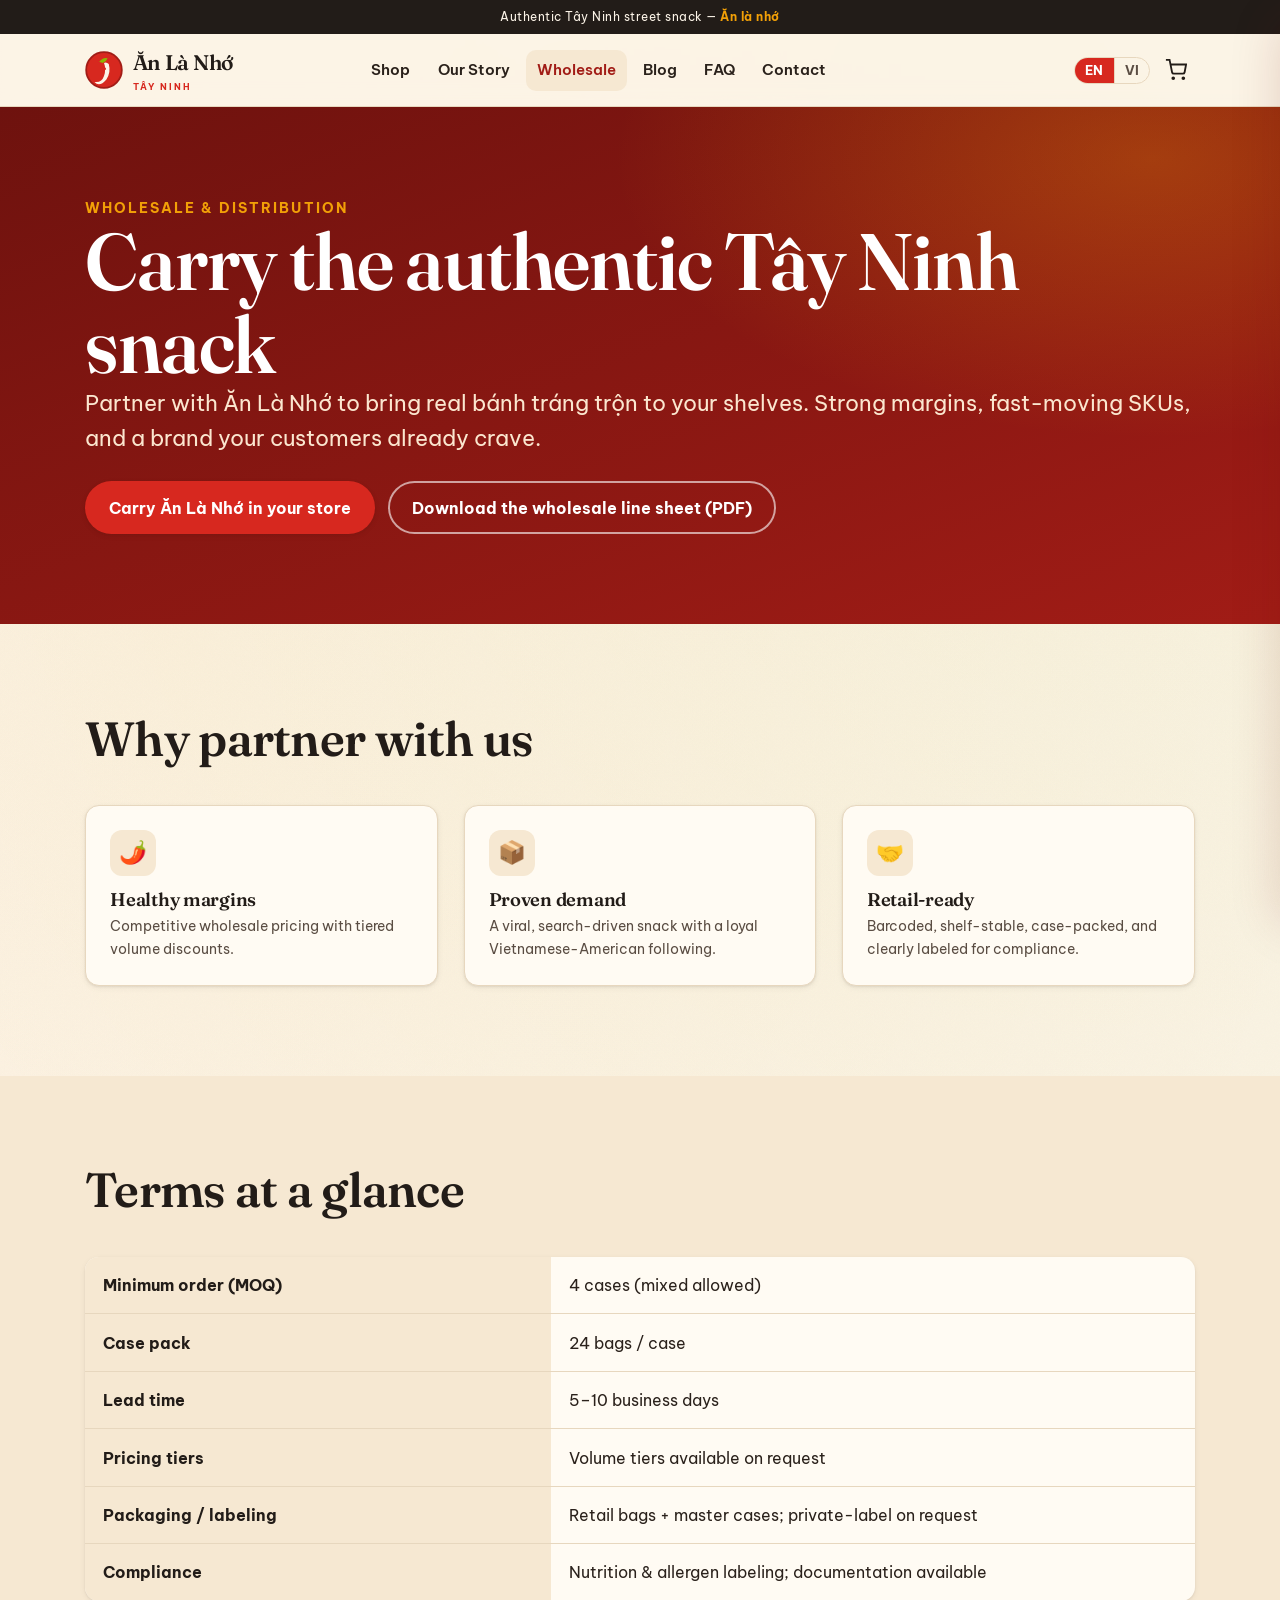
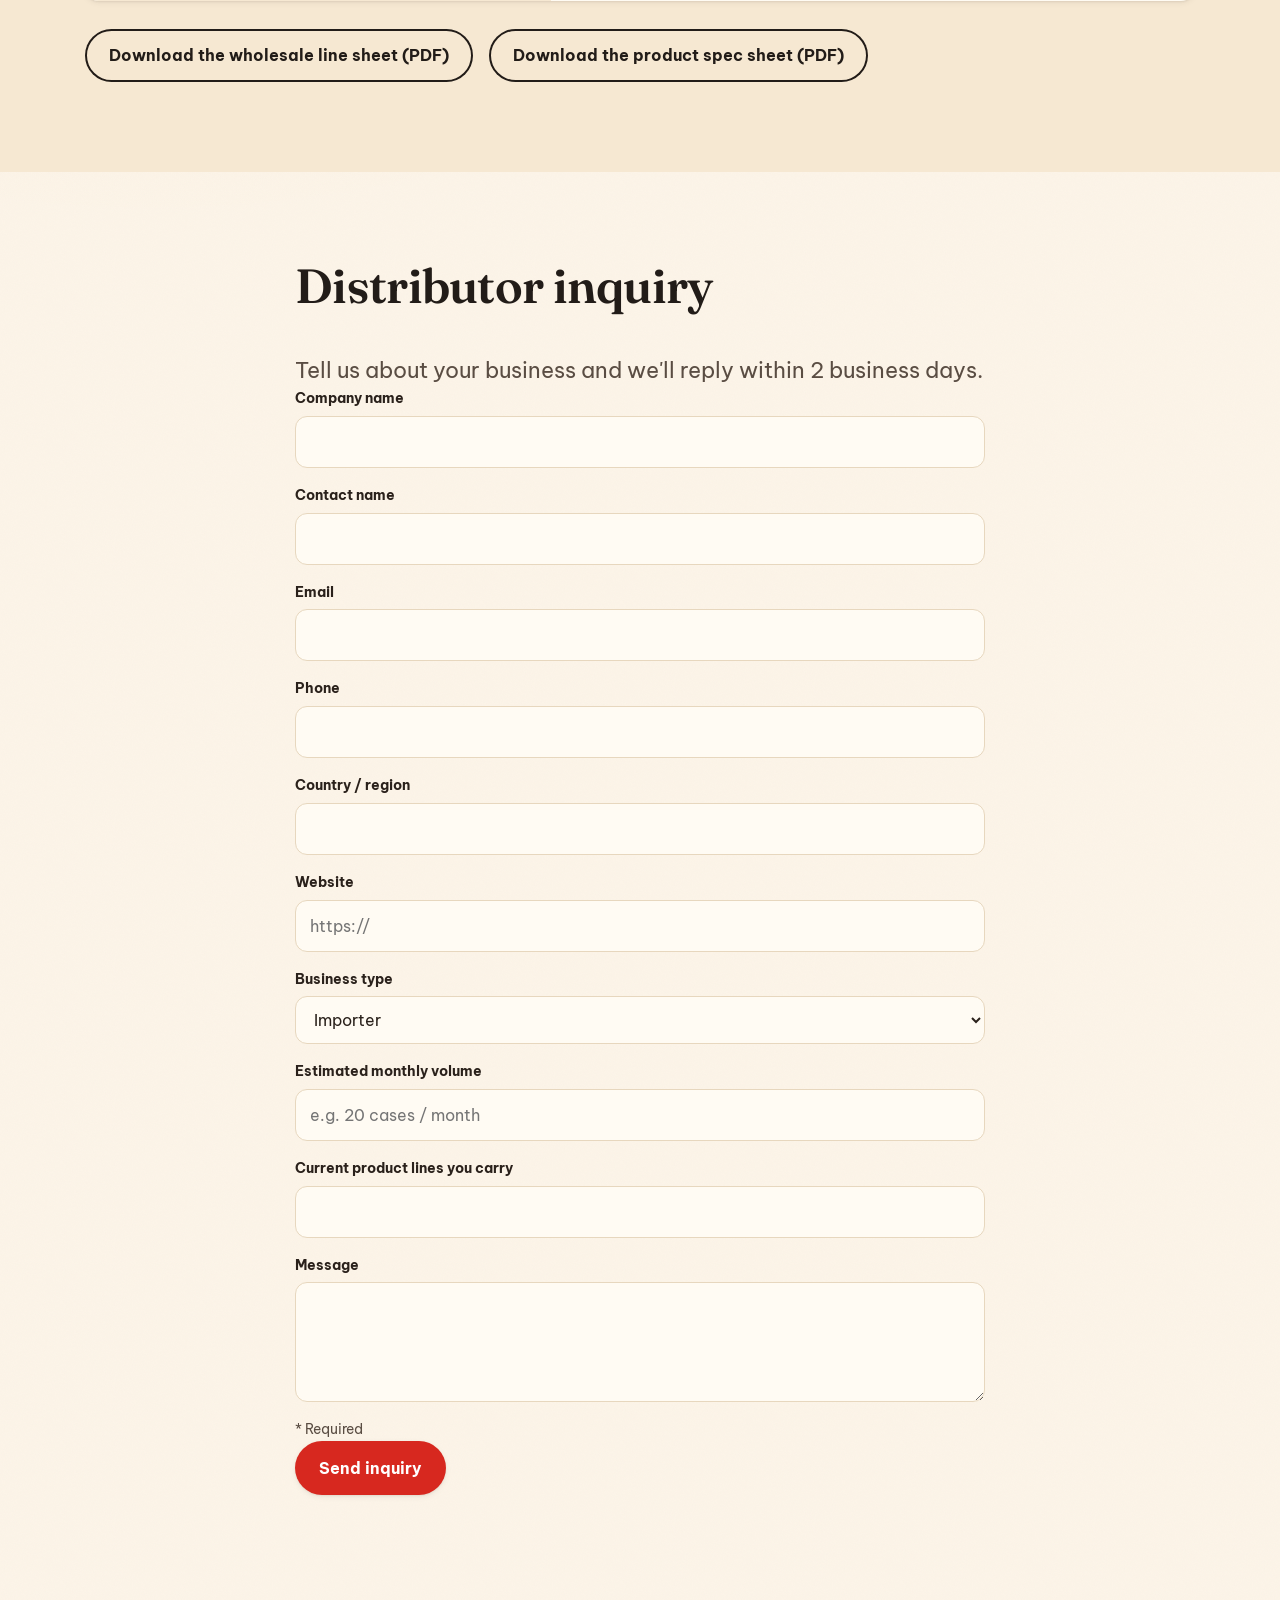
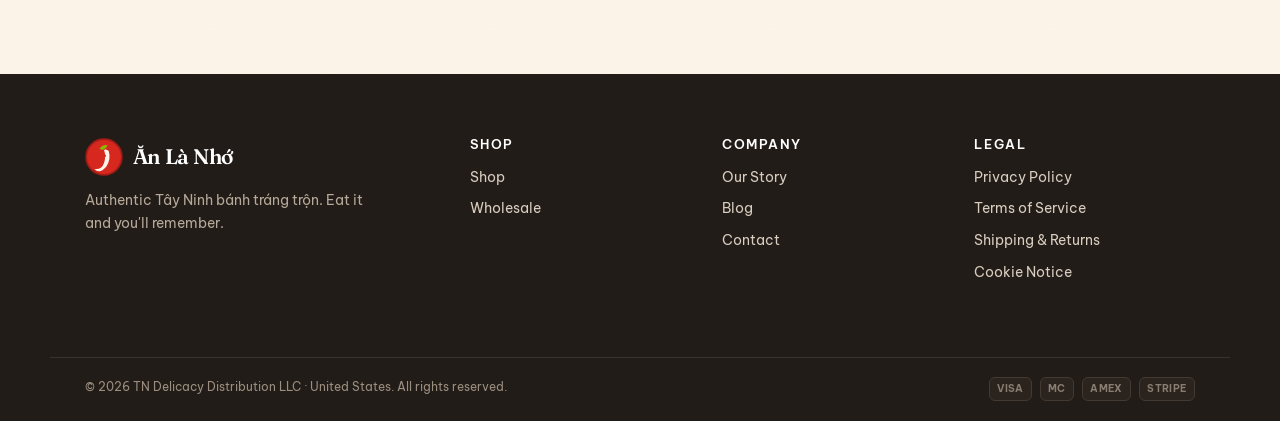
<file: pages/wholesale.html>
﻿<!DOCTYPE html>
<html lang="en" class="no-js">
<head>
  <meta charset="UTF-8" />
  <meta name="viewport" content="width=device-width, initial-scale=1" />
  <title>Wholesale &amp; Distribution | Carry Ăn Là Nhớ Bánh Tráng Trộn</title>
  <meta name="description" content="Become a distributor of authentic Tây Ninh bánh tráng trộn. Competitive wholesale pricing, low MOQ, retail-ready packaging, and fast lead times. Request our line sheet and pricing today." />
  <link rel="canonical" href="https://anlanho.com/pages/wholesale.html" />
  <link rel="alternate" hreflang="en" href="https://anlanho.com/pages/wholesale.html" />
  <link rel="alternate" hreflang="vi" href="https://anlanho.com/pages/wholesale.html?lang=vi" />
  <link rel="alternate" hreflang="x-default" href="https://anlanho.com/pages/wholesale.html" />

  <meta property="og:type" content="website" />
  <meta property="og:site_name" content="Ăn Là Nhớ" />
  <meta property="og:title" content="Wholesale &amp; Distribution | Ăn Là Nhớ" />
  <meta property="og:description" content="Carry authentic Tây Ninh Vietnamese spicy rice-paper salad snack in your store or market. Wholesale pricing and line sheet available." />
  <meta property="og:url" content="https://anlanho.com/pages/wholesale.html" />
  <meta property="og:image" content="https://anlanho.com/assets/img/og-default.svg" />
  <meta name="twitter:card" content="summary_large_image" />
  <meta name="theme-color" content="#D7281F" />
  <link rel="icon" href="../assets/img/logo-mark.svg" type="image/svg+xml" />

  <link rel="preconnect" href="https://fonts.googleapis.com" />
  <link rel="preconnect" href="https://fonts.gstatic.com" crossorigin />
  <link href="https://fonts.googleapis.com/css2?family=Fraunces:ital,opsz,wght@0,9..144,400;0,9..144,600;1,9..144,500&family=Be+Vietnam+Pro:wght@400;500;600;700;800&display=swap" rel="stylesheet" />
  <link rel="stylesheet" href="../assets/css/styles.css" />
  <link rel="stylesheet" href="https://cdn.snipcart.com/themes/v3.7.0/default/snipcart.css" />

  <!-- Breadcrumb structured data -->
  <script type="application/ld+json">
  { "@context":"https://schema.org","@type":"BreadcrumbList","itemListElement":[
    {"@type":"ListItem","position":1,"name":"Home","item":"https://anlanho.com/"},
    {"@type":"ListItem","position":2,"name":"Wholesale","item":"https://anlanho.com/pages/wholesale.html"}
  ]}
  </script>
</head>

<body data-base="../">
  <a class="skip-link" href="#main" data-i18n="nav.skip">Skip to content</a>

  <!-- HEADER -->
  <header class="site-header">
    <div class="topbar"><span data-i18n="home.kicker">Authentic Tây Ninh street snack</span> — <strong>Ăn là nhớ</strong></div>
    <nav class="wrap nav" aria-label="Primary">
      <a class="brand" href="../index.html" aria-label="Ăn Là Nhớ home"><img class="mark" src="../assets/img/logo-mark.svg" alt="" width="38" height="38" /><span>Ăn Là Nhớ<small>Tây Ninh</small></span></a>
      <div class="nav-links">
        <a href="shop.html" data-i18n="nav.shop">Shop</a>
        <a href="about.html" data-i18n="nav.story">Our Story</a>
        <a href="wholesale.html" aria-current="page" data-i18n="nav.wholesale">Wholesale</a>
        <a href="blog.html" data-i18n="nav.blog">Blog</a>
        <a href="faq.html" data-i18n="nav.faq">FAQ</a>
        <a href="contact.html" data-i18n="nav.contact">Contact</a>
      </div>
      <div class="nav-actions">
        <div class="lang-switcher" role="group" aria-label="Switch language"><button type="button" class="lang-btn" data-lang-btn="en" aria-pressed="true">EN</button><button type="button" class="lang-btn" data-lang-btn="vi" aria-pressed="false">VI</button></div>
        <button class="icon-btn cart-btn snipcart-checkout" aria-label="Open cart"><svg width="22" height="22" viewBox="0 0 24 24" fill="none" stroke="currentColor" stroke-width="2" aria-hidden="true"><circle cx="9" cy="21" r="1"/><circle cx="20" cy="21" r="1"/><path d="M1 1h4l2.7 13.4a2 2 0 0 0 2 1.6h9.7a2 2 0 0 0 2-1.6L23 6H6"/></svg><span class="cart-count" data-cart-count data-count="0"></span></button>
        <button class="icon-btn menu-toggle" data-menu-open aria-label="Open menu" aria-expanded="false" aria-controls="mobileNav"><svg width="24" height="24" viewBox="0 0 24 24" fill="none" stroke="currentColor" stroke-width="2" aria-hidden="true"><line x1="3" y1="6" x2="21" y2="6"/><line x1="3" y1="12" x2="21" y2="12"/><line x1="3" y1="18" x2="21" y2="18"/></svg></button>
      </div>
    </nav>
  </header>
  <div class="nav-overlay" data-nav-overlay></div>
  <aside class="mobile-nav" id="mobileNav" data-mobile-nav aria-label="Mobile">
    <a href="shop.html" data-i18n="nav.shop">Shop</a>
    <a href="about.html" data-i18n="nav.story">Our Story</a>
    <a href="wholesale.html" data-i18n="nav.wholesale">Wholesale</a>
    <a href="blog.html" data-i18n="nav.blog">Blog</a>
    <a href="faq.html" data-i18n="nav.faq">FAQ</a>
    <a href="contact.html" data-i18n="nav.contact">Contact</a>
  </aside>

  <main id="main">
    <!-- B2B HERO -->
    <section class="section b2b-hero">
      <div class="wrap">
        <p class="kicker" data-i18n="wholesale.kicker">Wholesale &amp; distribution</p>
        <h1 data-i18n="wholesale.h1">Carry Ăn Là Nhớ in your store or market</h1>
        <p class="lead" data-i18n="wholesale.sub">Authentic Tây Ninh bánh tráng trộn your customers will come back for — with margins, packaging, and support built for resellers.</p>
        <div class="hero-cta">
          <a class="btn btn--lg" href="#inquiry" data-i18n="cta.carry">Carry Ăn Là Nhớ in your store</a>
          <a class="btn btn--ghost btn--lg" href="#linesheet" data-i18n="wholesale.download">Download the wholesale line sheet (PDF)</a>
        </div>
      </div>
    </section>

    <!-- WHY PARTNER -->
    <section class="section">
      <div class="wrap">
        <div class="section-head"><h2 data-i18n="wholesale.why">Why partner with us</h2></div>
        <div class="grid grid--3">
          <article class="feature reveal">
            <div class="ic" aria-hidden="true">🌶️</div>
            <h3 data-i18n="wholesale.why1.t">A snack people remember</h3>
            <p data-i18n="wholesale.why1.d">Bold, authentic Tây Ninh flavor with a loyal following and strong repeat purchase.</p>
          </article>
          <article class="feature reveal">
            <div class="ic" aria-hidden="true">📦</div>
            <h3 data-i18n="wholesale.why2.t">Retail-ready packaging</h3>
            <p data-i18n="wholesale.why2.d">Shelf-stable, sealed, and labeled with ingredients, allergens, and barcodes.</p>
          </article>
          <article class="feature reveal">
            <div class="ic" aria-hidden="true">🤝</div>
            <h3 data-i18n="wholesale.why3.t">Reliable supply &amp; support</h3>
            <p data-i18n="wholesale.why3.d">Consistent lead times, flexible volumes, and a partner who answers fast.</p>
          </article>
        </div>
      </div>
    </section>

    <!-- TERMS -->
    <section class="section" style="background:var(--cream-deep)">
      <div class="wrap">
        <div class="section-head"><h2 data-i18n="wholesale.terms">Wholesale terms at a glance</h2></div>
        <table class="terms-table">
          <tbody>
            <tr><th scope="row" data-i18n="wholesale.moq">Minimum order (MOQ)</th><td data-i18n="wholesale.moq.v">4 cases (mix &amp; match SKUs)</td></tr>
            <tr><th scope="row" data-i18n="wholesale.casepack">Case pack</th><td data-i18n="wholesale.casepack.v">24 units per case · 150 g each</td></tr>
            <tr><th scope="row" data-i18n="wholesale.lead">Lead time</th><td data-i18n="wholesale.lead.v">5–10 business days after PO confirmation</td></tr>
            <tr><th scope="row" data-i18n="wholesale.tiers">Pricing tiers</th><td data-i18n="wholesale.tiers.v">Volume discounts from 4 / 12 / 48+ cases</td></tr>
            <tr><th scope="row" data-i18n="wholesale.pack">Packaging &amp; labeling</th><td data-i18n="wholesale.pack.v">Retail-ready units; private/co-label by request</td></tr>
            <tr><th scope="row" data-i18n="wholesale.cert">Compliance &amp; certifications</th><td data-i18n="wholesale.cert.v">FDA-compliant labeling; spec &amp; COA on request</td></tr>
          </tbody>
        </table>

        <!-- Downloads -->
        <div id="linesheet" class="downloads" style="display:flex;flex-wrap:wrap;gap:1rem;margin-top:1.75rem">
          <!-- Replace hrefs with real PDFs placed in /assets/docs/ -->
          <a class="btn btn--ghost" href="../assets/docs/anlanho-wholesale-linesheet.pdf" download data-i18n="wholesale.download">Download the wholesale line sheet (PDF)</a>
          <a class="btn btn--ghost" href="../assets/docs/anlanho-product-spec-sheet.pdf" download data-i18n="wholesale.spec">Download the product spec sheet (PDF)</a>
        </div>
      </div>
    </section>

    <!-- INQUIRY FORM -->
    <section class="section" id="inquiry">
      <div class="wrap" style="max-width:760px">
        <div class="section-head">
          <h2 data-i18n="wholesale.form.t">Request wholesale pricing</h2>
        </div>
        <p class="lead" data-i18n="wholesale.form.d">Tell us about your business and we'll send pricing, the line sheet, and next steps.</p>

        <!-- Submissions go to Formspree. Replace YOUR_FORM_ID with your real form ID.
             Until then the form runs in demo mode (shows success without sending). -->
        <form class="b2b-form" data-ajax-form action="https://formspree.io/f/YOUR_FORM_ID" method="POST" aria-label="Wholesale inquiry">
          <input type="hidden" name="_subject" value="New wholesale inquiry — Ăn Là Nhớ" />

          <div class="field">
            <label for="f-company" data-i18n="wholesale.f.company">Company name <span class="req" aria-hidden="true">*</span></label>
            <input id="f-company" name="company" type="text" required autocomplete="organization" />
          </div>
          <div class="field">
            <label for="f-contact" data-i18n="wholesale.f.contact">Contact name <span class="req" aria-hidden="true">*</span></label>
            <input id="f-contact" name="contact_name" type="text" required autocomplete="name" />
          </div>
          <div class="field">
            <label for="f-email" data-i18n="wholesale.f.email">Email <span class="req" aria-hidden="true">*</span></label>
            <input id="f-email" name="email" type="email" required autocomplete="email" />
          </div>
          <div class="field">
            <label for="f-phone" data-i18n="wholesale.f.phone">Phone</label>
            <input id="f-phone" name="phone" type="tel" autocomplete="tel" />
          </div>
          <div class="field">
            <label for="f-country" data-i18n="wholesale.f.country">Country / region <span class="req" aria-hidden="true">*</span></label>
            <input id="f-country" name="country" type="text" required autocomplete="country-name" />
          </div>
          <div class="field">
            <label for="f-website" data-i18n="wholesale.f.website">Website</label>
            <input id="f-website" name="website" type="url" inputmode="url" placeholder="https://" />
          </div>
          <div class="field">
            <label for="f-type" data-i18n="wholesale.f.type">Business type <span class="req" aria-hidden="true">*</span></label>
            <select id="f-type" name="business_type" required>
              <option value="importer" data-i18n="wholesale.f.type.importer">Importer</option>
              <option value="distributor" data-i18n="wholesale.f.type.distributor">Distributor</option>
              <option value="retailer" data-i18n="wholesale.f.type.retailer">Retailer / grocery</option>
              <option value="restaurant" data-i18n="wholesale.f.type.restaurant">Restaurant / food service</option>
            </select>
          </div>
          <div class="field">
            <label for="f-volume" data-i18n="wholesale.f.volume">Estimated monthly volume</label>
            <input id="f-volume" name="monthly_volume" type="text" placeholder="e.g. 20 cases / month" />
          </div>
          <div class="field">
            <label for="f-lines" data-i18n="wholesale.f.lines">Current product lines</label>
            <input id="f-lines" name="current_lines" type="text" />
          </div>
          <div class="field">
            <label for="f-message" data-i18n="wholesale.f.message">Message</label>
            <textarea id="f-message" name="message"></textarea>
          </div>

          <!-- Honeypot: bots fill this; humans never see it -->
          <span class="hp" aria-hidden="true"><input type="text" name="_gotcha" tabindex="-1" autocomplete="off" /></span>

          <p class="muted" style="font-size:var(--fs-sm)"><span class="req" aria-hidden="true">*</span> <span data-i18n="wholesale.f.required">Required fields</span></p>

          <button class="btn btn--lg" type="submit" data-i18n="wholesale.f.submit">Send inquiry</button>

          <div class="form-success" role="status" data-i18n="wholesale.f.success">Thank you! Your wholesale inquiry has been received. Our team will reply within 1–2 business days.</div>
        </form>
      </div>
    </section>
  </main>

  <!-- FOOTER -->
  <footer class="site-footer">
    <div class="wrap footer-top">
      <div class="footer-brand">
        <a class="brand" href="../index.html"><img class="mark" src="../assets/img/logo-mark.svg" alt="" width="38" height="38"><span>Ăn Là Nhớ</span></a>
        <p data-i18n="footer.tagline">Authentic Tây Ninh bánh tráng trộn. Eat it and you'll remember.</p>
      </div>
      <div class="footer-col"><h4 data-i18n="footer.shop">Shop</h4><ul><li><a href="shop.html" data-i18n="nav.shop">Shop</a></li><li><a href="wholesale.html" data-i18n="nav.wholesale">Wholesale</a></li></ul></div>
      <div class="footer-col"><h4 data-i18n="footer.company">Company</h4><ul><li><a href="about.html" data-i18n="nav.story">Our Story</a></li><li><a href="blog.html" data-i18n="nav.blog">Blog</a></li><li><a href="contact.html" data-i18n="nav.contact">Contact</a></li></ul></div>
      <div class="footer-col"><h4 data-i18n="footer.legal">Legal</h4><ul><li><a href="privacy.html" data-i18n="footer.privacy">Privacy Policy</a></li><li><a href="terms.html" data-i18n="footer.terms">Terms of Service</a></li><li><a href="shipping.html" data-i18n="footer.shipping">Shipping &amp; Returns</a></li><li><a href="cookies.html" data-i18n="footer.cookies">Cookie Notice</a></li></ul></div>
    </div>
    <div class="wrap footer-bottom">
      <span>© <span data-year>2025</span> <span data-i18n="footer.address">TN Delicacy Distribution LLC · United States</span>. <span data-i18n="footer.rights">All rights reserved.</span></span>
      <span class="pay-icons" aria-label="Accepted payments"><span>VISA</span><span>MC</span><span>AMEX</span><span>STRIPE</span></span>
    </div>
  </footer>

  <div hidden id="snipcart" data-api-key="YOUR_SNIPCART_PUBLIC_API_KEY" data-config-modal-style="side"></div>
  <script async src="https://cdn.snipcart.com/themes/v3.7.0/default/snipcart.js"></script>
  <script defer src="../assets/js/i18n-data.js"></script>
  <script defer src="../assets/js/i18n.js?v=4"></script>
  <script defer src="../assets/js/main.js"></script>
</body>
</html>
</file>
<file: assets/css/styles.css>
/* =====================================================================
   Ăn Là Nhớ — Design System
   Warm Vietnamese street-food editorial. Chili red · lime · turmeric ·
   warm cream · charcoal. Mobile-first, accessible (WCAG AA), low-JS.
   Fonts: Fraunces (display) + Be Vietnam Pro (body, full VI diacritics).
   ===================================================================== */

/* ---------- Design tokens ---------- */
:root {
  /* Palette */
  --cream: #FCF4E8;
  --cream-deep: #F6E8D2;
  --paper: #FFFBF3;
  --charcoal: #221C18;
  --ink: #2A211B;
  --ink-soft: #5A4D43;
  --chili: #D7281F;
  --chili-dark: #A11C16;
  --chili-ink: #6E120E;
  --lime: #8DB600;
  --lime-deep: #6E9100;
  --turmeric: #F2A007;
  --turmeric-deep: #C97E00;
  --line: #E7D7BE;
  --white: #ffffff;

  /* Semantic */
  --bg: var(--cream);
  --surface: var(--paper);
  --text: var(--ink);
  --text-soft: var(--ink-soft);
  --brand: var(--chili);
  --brand-strong: var(--chili-dark);

  /* Type */
  --font-display: "Fraunces", Georgia, "Times New Roman", serif;
  --font-body: "Be Vietnam Pro", system-ui, -apple-system, Segoe UI, Roboto, sans-serif;

  /* Fluid type scale */
  --fs-xs: 0.78rem;
  --fs-sm: 0.9rem;
  --fs-base: 1.02rem;
  --fs-lg: clamp(1.12rem, 1rem + 0.6vw, 1.35rem);
  --fs-xl: clamp(1.4rem, 1.1rem + 1.5vw, 2rem);
  --fs-2xl: clamp(1.9rem, 1.3rem + 3vw, 3rem);
  --fs-3xl: clamp(2.6rem, 1.4rem + 5.5vw, 5rem);

  /* Spacing & layout */
  --maxw: 1180px;
  --gut: clamp(1rem, 4vw, 2.2rem);
  --radius: 14px;
  --radius-lg: 26px;
  --radius-pill: 999px;

  /* Effects */
  --shadow-sm: 0 1px 2px rgba(34,28,24,.08), 0 2px 6px rgba(34,28,24,.06);
  --shadow-md: 0 6px 18px rgba(34,28,24,.10), 0 2px 6px rgba(34,28,24,.06);
  --shadow-lg: 0 22px 48px rgba(110,18,14,.16);
  --ring: 0 0 0 3px rgba(242,160,7,.55);
  --ease: cubic-bezier(.2,.7,.2,1);
}

/* ---------- Reset ---------- */
*, *::before, *::after { box-sizing: border-box; }
* { margin: 0; }
html { -webkit-text-size-adjust: 100%; scroll-behavior: smooth; }
@media (prefers-reduced-motion: reduce) {
  html { scroll-behavior: auto; }
  *, *::before, *::after { animation-duration: .001ms !important; animation-iteration-count: 1 !important; transition-duration: .001ms !important; }
}
body {
  font-family: var(--font-body);
  font-size: var(--fs-base);
  line-height: 1.6;
  color: var(--text);
  background: var(--bg);
  /* Subtle warm grain so the cream isn't flat */
  background-image:
    radial-gradient(circle at 12% 18%, rgba(242,160,7,.05), transparent 38%),
    radial-gradient(circle at 88% 8%, rgba(141,182,0,.06), transparent 40%),
    url("data:image/svg+xml,%3Csvg xmlns='http://www.w3.org/2000/svg' width='140' height='140'%3E%3Cfilter id='n'%3E%3CfeTurbulence type='fractalNoise' baseFrequency='0.9' numOctaves='2' stitchTiles='stitch'/%3E%3C/filter%3E%3Crect width='140' height='140' filter='url(%23n)' opacity='0.025'/%3E%3C/svg%3E");
  -webkit-font-smoothing: antialiased;
  text-rendering: optimizeLegibility;
  overflow-x: hidden;
}
img, svg, video { display: block; max-width: 100%; height: auto; }
a { color: inherit; text-decoration: none; }
button, input, select, textarea { font: inherit; color: inherit; }
ul { list-style: none; padding: 0; }

/* ---------- Typography ---------- */
h1, h2, h3, h4 { font-family: var(--font-display); font-weight: 600; line-height: 1.04; letter-spacing: -0.015em; color: var(--charcoal); }
h1 { font-size: var(--fs-3xl); font-weight: 600; }
h2 { font-size: var(--fs-2xl); }
h3 { font-size: var(--fs-xl); }
p { color: var(--text-soft); }
.lead { font-size: var(--fs-lg); color: var(--text-soft); }
.kicker {
  font-family: var(--font-body);
  font-weight: 700; font-size: var(--fs-sm);
  letter-spacing: .14em; text-transform: uppercase;
  color: var(--chili);
}
mark, .hl { background: linear-gradient(180deg, transparent 58%, rgba(242,160,7,.55) 58%); color: inherit; padding: 0 .08em; }
.vi-accent { font-style: italic; }

/* ---------- Layout helpers ---------- */
.wrap { width: 100%; max-width: var(--maxw); margin-inline: auto; padding-inline: var(--gut); }
.section { padding-block: clamp(3rem, 7vw, 6rem); }
.section--tight { padding-block: clamp(2rem, 4vw, 3rem); }
.stack > * + * { margin-top: 1rem; }
.center { text-align: center; }
.muted { color: var(--text-soft); }
.eyebrow-row { display: flex; align-items: center; gap: .7rem; flex-wrap: wrap; }

/* ---------- Skip link ---------- */
.skip-link {
  position: absolute; left: .5rem; top: -3rem; z-index: 200;
  background: var(--charcoal); color: var(--paper);
  padding: .6rem 1rem; border-radius: 8px; transition: top .2s var(--ease);
}
.skip-link:focus { top: .5rem; }

/* ---------- Buttons ---------- */
.btn {
  --bg: var(--chili); --fg: #fff;
  display: inline-flex; align-items: center; justify-content: center; gap: .5rem;
  background: var(--bg); color: var(--fg);
  font-weight: 700; font-size: var(--fs-base);
  padding: .85rem 1.5rem; border: 0; border-radius: var(--radius-pill);
  cursor: pointer; text-align: center;
  box-shadow: var(--shadow-sm);
  transition: transform .18s var(--ease), box-shadow .18s var(--ease), background .18s var(--ease);
}
.btn:hover { transform: translateY(-2px); box-shadow: var(--shadow-md); background: var(--chili-dark); }
.btn:active { transform: translateY(0); }
.btn:focus-visible { outline: none; box-shadow: var(--ring), var(--shadow-md); }
.btn--lime { --bg: var(--lime-deep); }
.btn--lime:hover { background: #5d7b00; }
.btn--ghost { --bg: transparent; --fg: var(--charcoal); box-shadow: inset 0 0 0 2px var(--charcoal); }
.btn--ghost:hover { background: var(--charcoal); --fg: #fff; box-shadow: inset 0 0 0 2px var(--charcoal); }
.btn--dark { --bg: var(--charcoal); }
.btn--dark:hover { background: #100c0a; }
.btn--sm { padding: .55rem 1rem; font-size: var(--fs-sm); }
.btn--block { width: 100%; }
.btn[disabled] { opacity: .5; cursor: not-allowed; transform: none; box-shadow: var(--shadow-sm); }

.link-arrow { font-weight: 700; color: var(--chili-dark); display: inline-flex; align-items: center; gap: .35rem; }
.link-arrow::after { content: "→"; transition: transform .2s var(--ease); }
.link-arrow:hover::after { transform: translateX(4px); }

/* Breadcrumb */
.breadcrumb { display: flex; flex-wrap: wrap; align-items: center; gap: .5rem; font-size: .85rem; color: var(--ink-soft); }
.breadcrumb a { color: var(--ink-soft); text-decoration: none; }
.breadcrumb a:hover { color: var(--chili); text-decoration: underline; }
.breadcrumb span[aria-hidden="true"] { opacity: .5; }

/* ---------- Badges / chips ---------- */
.badge {
  display: inline-flex; align-items: center; gap: .35rem;
  font-size: var(--fs-xs); font-weight: 700; letter-spacing: .02em;
  padding: .28rem .6rem; border-radius: var(--radius-pill);
  background: var(--cream-deep); color: var(--ink);
}
.badge--vegan { background: #e8f3cf; color: var(--lime-deep); }
.badge--sale { background: var(--turmeric); color: #4a3100; }
.badge--out { background: #f0d6d4; color: var(--chili-dark); }
.badge--new { background: var(--chili); color: #fff; }

.spicemeter { display: inline-flex; gap: 3px; align-items: center; }
.spicemeter .pip { width: 9px; height: 9px; border-radius: 50%; background: var(--line); }
.spicemeter .pip.on { background: var(--chili); }

/* =====================================================================
   Header / nav / cart / language toggle
   ===================================================================== */
.site-header {
  position: sticky; top: 0; z-index: 100;
  background: color-mix(in srgb, var(--cream) 88%, transparent);
  backdrop-filter: saturate(1.2) blur(10px);
  border-bottom: 1px solid var(--line);
}
.topbar {
  background: var(--charcoal); color: var(--cream);
  font-size: var(--fs-xs); letter-spacing: .04em;
  text-align: center; padding: .45rem 1rem;
}
.topbar strong { color: var(--turmeric); }
.nav { display: flex; align-items: center; gap: 1rem; padding-block: .7rem; }
.brand { display: flex; align-items: center; gap: .6rem; font-family: var(--font-display); font-weight: 600; font-size: 1.32rem; color: var(--charcoal); letter-spacing: -.02em; flex: 0 0 auto; }
.brand .mark { width: 38px; height: 38px; flex: 0 0 auto; }
.brand small { display: block; font-family: var(--font-body); font-size: .58rem; font-weight: 700; letter-spacing: .22em; color: var(--chili); text-transform: uppercase; margin-top: 1px; }
.nav-links { display: none; gap: .3rem; margin-inline: auto; }
.nav-links a {
  font-weight: 600; font-size: .95rem; padding: .5rem .7rem; border-radius: 10px;
  color: var(--ink); transition: background .15s var(--ease), color .15s var(--ease);
}
.nav-links a:hover, .nav-links a[aria-current="page"] { background: var(--cream-deep); color: var(--chili-dark); }
.nav-actions { display: flex; align-items: center; gap: .4rem; margin-left: auto; }

.icon-btn {
  position: relative; display: inline-flex; align-items: center; justify-content: center; gap: .4rem;
  background: transparent; border: 0; cursor: pointer; padding: .5rem; border-radius: 10px;
  color: var(--charcoal); font-weight: 700;
  transition: background .15s var(--ease);
}
.icon-btn:hover { background: var(--cream-deep); }
.icon-btn:focus-visible { outline: none; box-shadow: var(--ring); }
.lang-toggle { font-weight: 700; font-size: .82rem; border: 1.5px solid var(--line); padding: .42rem .7rem; }
.lang-toggle:hover { border-color: var(--chili); color: var(--chili-dark); }

/* FAQ accordion */
.faq-group { border: 1px solid var(--line); border-radius: var(--radius); overflow: hidden; background: var(--surface); box-shadow: var(--shadow-sm); }
.faq-group details { border-bottom: 1px solid var(--line); }
.faq-group details:last-child { border-bottom: 0; }
.faq-group summary { cursor: pointer; font-weight: 700; padding: 1.1rem 1.2rem; list-style: none; display: flex; justify-content: space-between; align-items: center; gap: 1rem; transition: color .15s var(--ease); }
.faq-group summary::-webkit-details-marker { display: none; }
.faq-group summary::after { content: "+"; flex: 0 0 auto; font-size: 1.4rem; color: var(--chili); transition: transform .2s var(--ease); line-height: 1; }
.faq-group details[open] > summary { color: var(--chili-dark); }
.faq-group details[open] > summary::after { transform: rotate(45deg); }
.faq-body { padding: 0 1.2rem 1.2rem; color: var(--text-soft); line-height: 1.7; }
.faq-body a { color: var(--chili-dark); font-weight: 600; text-decoration: underline; text-underline-offset: 3px; }
.faq-body p + p { margin-top: .6rem; }

/* Segmented EN / VI switcher */
.lang-switcher {
  display: inline-flex; align-items: center;
  border: 1.5px solid var(--line); border-radius: var(--radius-pill);
  overflow: hidden; flex-shrink: 0;
}
.lang-btn {
  background: transparent; border: 0;
  padding: .38rem .65rem; font-size: .82rem; font-weight: 700;
  cursor: pointer; color: var(--text-soft); line-height: 1;
  transition: background .15s var(--ease), color .15s var(--ease);
}
.lang-btn + .lang-btn { border-left: 1.5px solid var(--line); }
.lang-btn[aria-pressed="true"],.lang-btn.lang-btn--active { background: var(--chili); color: #fff; }
.lang-btn:hover:not([aria-pressed="true"]):not(.lang-btn--active) { background: var(--cream-deep); color: var(--chili-dark); }

.cart-btn .cart-count {
  position: absolute; top: -2px; right: -2px;
  background: var(--chili); color: #fff; font-size: .66rem; font-weight: 800;
  min-width: 18px; height: 18px; padding: 0 4px; border-radius: 999px;
  display: grid; place-items: center; line-height: 1; box-shadow: 0 0 0 2px var(--cream);
}
.cart-btn .cart-count:empty,
.cart-btn .cart-count[data-count="0"] { display: none; }

.menu-toggle { display: inline-flex; }
@media (min-width: 920px) {
  .nav-links { display: flex; }
  .menu-toggle { display: none; }
}

/* Mobile drawer nav */
.mobile-nav {
  position: fixed; inset: 0 0 0 auto; width: min(86vw, 360px);
  background: var(--paper); z-index: 130; transform: translateX(100%);
  transition: transform .28s var(--ease); box-shadow: var(--shadow-lg);
  display: flex; flex-direction: column; padding: 1.2rem;
}
.mobile-nav.open { transform: translateX(0); }
.mobile-nav a { display: block; padding: .9rem .6rem; font-weight: 600; font-size: 1.1rem; border-bottom: 1px solid var(--line); }
.mobile-nav a:hover { color: var(--chili-dark); }
.nav-overlay { position: fixed; inset: 0; background: rgba(34,28,24,.45); z-index: 120; opacity: 0; pointer-events: none; transition: opacity .25s var(--ease); }
.nav-overlay.open { opacity: 1; pointer-events: auto; }

/* =====================================================================
   Hero
   ===================================================================== */
.hero { position: relative; overflow: hidden; }
.hero::before {
  /* layered warm glow + chili-flake speckle */
  content: ""; position: absolute; inset: 0; z-index: 0;
  background:
    radial-gradient(120% 90% at 85% -10%, rgba(242,160,7,.22), transparent 55%),
    radial-gradient(90% 80% at -5% 110%, rgba(141,182,0,.16), transparent 55%);
}
.hero .wrap { position: relative; z-index: 1; }
.hero-grid { display: grid; gap: clamp(1.5rem, 4vw, 3rem); align-items: center; padding-block: clamp(2.5rem, 6vw, 5rem); }
.hero-copy .kicker { margin-bottom: .8rem; }
.hero-copy h1 { margin-bottom: 1rem; }
.hero-copy h1 .accent { color: var(--chili); display: inline-block; }
.hero-cta { display: flex; gap: .8rem; flex-wrap: wrap; margin-top: 1.6rem; }
.hero-trust { display: flex; gap: 1.2rem; flex-wrap: wrap; margin-top: 1.6rem; font-size: var(--fs-sm); color: var(--text-soft); }
.hero-trust span { display: inline-flex; align-items: center; gap: .4rem; }
.hero-trust b { color: var(--charcoal); }
.hero-media { position: relative; }
.hero-media .plate {
  border-radius: 50%; box-shadow: var(--shadow-lg);
  border: 8px solid var(--paper); background: var(--paper);
  animation: floaty 7s var(--ease) infinite;
}
.hero-media .sticker {
  position: absolute; background: var(--lime); color: #243300; font-weight: 800;
  font-family: var(--font-display); border-radius: 50%; width: 108px; height: 108px;
  display: grid; place-items: center; text-align: center; line-height: 1; font-size: .9rem;
  transform: rotate(-12deg); box-shadow: var(--shadow-md); padding: .5rem;
  top: 4%; right: 2%;
}
@keyframes floaty { 0%,100%{ transform: translateY(0);} 50%{ transform: translateY(-12px);} }
@media (min-width: 860px) { .hero-grid { grid-template-columns: 1.05fr .95fr; } }

/* =====================================================================
   Generic cards & grids
   ===================================================================== */
.grid { display: grid; gap: clamp(1rem, 2.5vw, 1.6rem); }
.grid--3 { grid-template-columns: 1fr; }
.grid--4 { grid-template-columns: repeat(2, 1fr); }
@media (min-width: 640px) { .grid--3 { grid-template-columns: repeat(2, 1fr); } }
@media (min-width: 900px) { .grid--3 { grid-template-columns: repeat(3, 1fr); } .grid--4 { grid-template-columns: repeat(4, 1fr); } }

.feature {
  background: var(--surface); border: 1px solid var(--line); border-radius: var(--radius);
  padding: 1.5rem; box-shadow: var(--shadow-sm);
  transition: transform .2s var(--ease), box-shadow .2s var(--ease);
}
.feature:hover { transform: translateY(-3px); box-shadow: var(--shadow-md); }
.feature .ic { width: 46px; height: 46px; border-radius: 12px; display: grid; place-items: center; background: var(--cream-deep); margin-bottom: .9rem; font-size: 1.4rem; }
.feature h3 { font-size: 1.15rem; margin-bottom: .35rem; }
.feature p { font-size: var(--fs-sm); }

.section-head { display: flex; align-items: flex-end; justify-content: space-between; gap: 1rem; flex-wrap: wrap; margin-bottom: clamp(1.4rem, 3vw, 2.2rem); }
.section-head .titles { max-width: 40ch; }
.section-head h2 { margin-bottom: .4rem; }

/* ---------- Product card ---------- */
.product-card {
  background: var(--surface); border: 1px solid var(--line); border-radius: var(--radius-lg);
  overflow: hidden; box-shadow: var(--shadow-sm); display: flex; flex-direction: column;
  transition: transform .22s var(--ease), box-shadow .22s var(--ease);
}
.product-card:hover { transform: translateY(-4px); box-shadow: var(--shadow-lg); }
.product-card .media { position: relative; aspect-ratio: 1/1; background: var(--cream-deep); overflow: hidden; }
.product-card .media img { width: 100%; height: 100%; object-fit: cover; transition: transform .4s var(--ease); }
.product-card:hover .media img { transform: scale(1.04); }
.product-card .flags { position: absolute; top: .7rem; left: .7rem; display: flex; gap: .35rem; flex-wrap: wrap; }
.product-card .body { padding: 1rem 1.1rem 1.2rem; display: flex; flex-direction: column; gap: .55rem; flex: 1; }
.product-card h3 { font-size: 1.12rem; line-height: 1.12; }
.product-card .pname-vi { font-size: var(--fs-xs); color: var(--text-soft); font-weight: 600; }
.product-card .meta { display: flex; align-items: center; justify-content: space-between; gap: .5rem; margin-top: auto; }
.product-card .price { font-family: var(--font-display); font-weight: 600; font-size: 1.3rem; color: var(--chili-dark); }
.product-card .price s { color: var(--text-soft); font-size: .85rem; font-weight: 400; margin-left: .35rem; }
.product-card .actions { display: flex; gap: .5rem; }
.product-card .actions .btn { flex: 1; }

/* add-to-cart pop feedback */
.btn.pop { animation: pop .42s var(--ease); }
@keyframes pop { 0%{ transform: scale(1);} 35%{ transform: scale(.92);} 70%{ transform: scale(1.06);} 100%{ transform: scale(1);} }

/* =====================================================================
   Product detail
   ===================================================================== */
.pd-grid { display: grid; gap: clamp(1.5rem, 4vw, 3rem); }
@media (min-width: 880px) { .pd-grid { grid-template-columns: 1.05fr 1fr; align-items: start; } }
.pd-gallery .main { border-radius: var(--radius-lg); overflow: hidden; border: 1px solid var(--line); background: var(--cream-deep); box-shadow: var(--shadow-md); aspect-ratio: 1/1; }
.pd-gallery .main img { width: 100%; height: 100%; object-fit: cover; }
.pd-thumbs { display: flex; gap: .6rem; margin-top: .7rem; flex-wrap: wrap; }
.pd-thumbs button { width: 70px; height: 70px; border-radius: 12px; overflow: hidden; border: 2px solid transparent; padding: 0; cursor: pointer; background: var(--cream-deep); }
.pd-thumbs button[aria-pressed="true"] { border-color: var(--chili); }
.pd-thumbs img { width: 100%; height: 100%; object-fit: cover; }
.pd-info h1 { font-size: var(--fs-2xl); }
.pd-info .pname-vi { color: var(--text-soft); font-weight: 600; margin-top: .2rem; }
.pd-price { font-family: var(--font-display); font-weight: 600; font-size: 2rem; color: var(--chili-dark); margin: .8rem 0; }
.pd-price s { color: var(--text-soft); font-size: 1.1rem; font-weight: 400; margin-left: .5rem; }
.pd-buy { display: flex; gap: .7rem; align-items: stretch; flex-wrap: wrap; margin: 1.2rem 0; }
.qty { display: inline-flex; align-items: center; border: 1.5px solid var(--line); border-radius: var(--radius-pill); overflow: hidden; background: var(--surface); }
.qty button { width: 42px; height: 46px; background: transparent; border: 0; font-size: 1.3rem; cursor: pointer; color: var(--charcoal); }
.qty button:hover { background: var(--cream-deep); }
.qty input { width: 44px; text-align: center; border: 0; background: transparent; font-weight: 700; -moz-appearance: textfield; }
.qty input::-webkit-outer-spin-button, .qty input::-webkit-inner-spin-button { -webkit-appearance: none; margin: 0; }
.pd-specs { border-top: 1px solid var(--line); margin-top: 1.4rem; }
.pd-specs details { border-bottom: 1px solid var(--line); }
.pd-specs summary { cursor: pointer; font-weight: 700; padding: 1rem .2rem; list-style: none; display: flex; justify-content: space-between; align-items: center; }
.pd-specs summary::-webkit-details-marker { display: none; }
.pd-specs summary::after { content: "+"; font-size: 1.4rem; color: var(--chili); transition: transform .2s var(--ease); }
.pd-specs details[open] summary::after { transform: rotate(45deg); }
.pd-specs .spec-body { padding: 0 .2rem 1.1rem; color: var(--text-soft); font-size: var(--fs-sm); }
.specrow { display: flex; gap: .6rem; padding: .25rem 0; }
.specrow dt { font-weight: 700; color: var(--charcoal); min-width: 9rem; }

/* Reviews */
.stars { color: var(--turmeric-deep); letter-spacing: 1px; }
.review { border: 1px solid var(--line); border-radius: var(--radius); padding: 1.1rem; background: var(--surface); }
.review .who { font-weight: 700; }
.review .title { font-weight: 700; margin: .3rem 0; }

/* =====================================================================
   Wholesale / B2B
   ===================================================================== */
.b2b-hero { background: linear-gradient(160deg, var(--chili-ink), var(--chili-dark)); color: var(--cream); position: relative; overflow: hidden; }
.b2b-hero::after { content:""; position:absolute; inset:0; background: radial-gradient(70% 90% at 90% 10%, rgba(242,160,7,.28), transparent 60%); }
.b2b-hero .wrap { position: relative; z-index: 1; }
.b2b-hero h1 { color: #fff; }
.b2b-hero .kicker { color: var(--turmeric); }
.b2b-hero p { color: #fbe6cf; }
.b2b-hero .hero-cta .btn--ghost { box-shadow: inset 0 0 0 2px rgba(255,255,255,.6); --fg:#fff; }
.b2b-hero .hero-cta .btn--ghost:hover { background:#fff; --fg: var(--chili-dark); box-shadow: inset 0 0 0 2px #fff; }

.terms-table { width: 100%; border-collapse: collapse; background: var(--surface); border-radius: var(--radius); overflow: hidden; box-shadow: var(--shadow-sm); }
.terms-table th, .terms-table td { text-align: left; padding: .95rem 1.1rem; border-bottom: 1px solid var(--line); }
.terms-table th { width: 42%; font-family: var(--font-body); font-weight: 700; color: var(--charcoal); background: var(--cream-deep); }
.terms-table tr:last-child th, .terms-table tr:last-child td { border-bottom: 0; }

.downloads { display: flex; gap: .8rem; flex-wrap: wrap; }

/* =====================================================================
   Forms
   ===================================================================== */
.form-card { background: var(--surface); border: 1px solid var(--line); border-radius: var(--radius-lg); padding: clamp(1.3rem, 3vw, 2.2rem); box-shadow: var(--shadow-md); }
.field { display: flex; flex-direction: column; gap: .35rem; margin-bottom: 1rem; }
.field label { font-weight: 700; font-size: var(--fs-sm); }
.field .req { color: var(--chili); }
.field input, .field select, .field textarea {
  border: 1.5px solid var(--line); border-radius: 12px; padding: .75rem .85rem; background: var(--paper);
  transition: border-color .15s var(--ease), box-shadow .15s var(--ease);
}
.field input:focus, .field select:focus, .field textarea:focus { outline: none; border-color: var(--chili); box-shadow: var(--ring); }
.field textarea { min-height: 120px; resize: vertical; }
.form-grid { display: grid; gap: 0 1rem; }
@media (min-width: 620px) { .form-grid { grid-template-columns: 1fr 1fr; } .form-grid .full { grid-column: 1 / -1; } }
/* Honeypot — visually hidden, kept in DOM for bots */
.hp { position: absolute !important; left: -9999px !important; width: 1px; height: 1px; overflow: hidden; }
.form-note { font-size: var(--fs-xs); color: var(--text-soft); margin-top: .5rem; }
.form-success { display: none; background: #e8f3cf; border: 1px solid var(--lime); color: var(--lime-deep); padding: 1rem 1.2rem; border-radius: var(--radius); font-weight: 600; }

/* =====================================================================
   CTA banner
   ===================================================================== */
.cta-banner { background: var(--charcoal); color: var(--cream); border-radius: var(--radius-lg); padding: clamp(1.6rem, 4vw, 3rem); position: relative; overflow: hidden; }
.cta-banner::after { content:""; position:absolute; inset:0; background: radial-gradient(60% 120% at 100% 0%, rgba(215,40,31,.5), transparent 60%); }
.cta-banner > * { position: relative; z-index: 1; }
.cta-banner h2 { color: #fff; }
.cta-banner p { color: #e8ddcf; }
.cta-banner .hero-cta { margin-top: 1.2rem; }

/* =====================================================================
   Footer
   ===================================================================== */
.site-footer { background: var(--charcoal); color: #d8cdbf; margin-top: clamp(3rem,7vw,6rem); }
.site-footer a { color: #d8cdbf; }
.site-footer a:hover { color: var(--turmeric); }
.footer-top { display: grid; gap: 2rem; padding-block: clamp(2.5rem,5vw,4rem); }
@media (min-width: 760px) { .footer-top { grid-template-columns: 1.6fr 1fr 1fr 1fr; } }
.footer-brand .brand { color: #fff; }
.footer-brand p { color: #b6a999; max-width: 32ch; margin-top: .8rem; font-size: var(--fs-sm); }
.footer-col h4 { color: #fff; font-family: var(--font-body); font-size: .8rem; letter-spacing: .12em; text-transform: uppercase; margin-bottom: .9rem; }
.footer-col li { margin-bottom: .55rem; font-size: var(--fs-sm); }
.news-form { display: flex; gap: .5rem; margin-top: .8rem; }
.news-form input { flex: 1; border: 1px solid #4a3f36; background: #2c2520; color: #fff; border-radius: 10px; padding: .6rem .7rem; }
.news-form input::placeholder { color: #9b8e7f; }
.footer-bottom { border-top: 1px solid #3a322b; padding-block: 1.2rem; display: flex; gap: 1rem; flex-wrap: wrap; justify-content: space-between; font-size: var(--fs-xs); color: #9b8e7f; }
.pay-icons { display: flex; gap: .5rem; align-items: center; opacity: .85; }
.pay-icons span { background:#2c2520; border:1px solid #4a3f36; border-radius:6px; padding:.2rem .45rem; font-size:.62rem; font-weight:700; letter-spacing:.04em; }

/* =====================================================================
   Cookie banner
   ===================================================================== */
.cookie-banner {
  position: fixed; left: 50%; bottom: 1rem; transform: translateX(-50%) translateY(160%);
  width: min(680px, calc(100% - 2rem)); z-index: 150;
  background: var(--charcoal); color: var(--cream); border-radius: var(--radius);
  padding: 1rem 1.2rem; box-shadow: var(--shadow-lg);
  display: flex; gap: 1rem; align-items: center; flex-wrap: wrap; justify-content: space-between;
  transition: transform .35s var(--ease);
}
.cookie-banner.show { transform: translateX(-50%) translateY(0); }
.cookie-banner p { color: #e8ddcf; font-size: var(--fs-sm); margin: 0; flex: 1; min-width: 200px; }
.cookie-banner .acts { display: flex; gap: .5rem; }

/* =====================================================================
   Reveal-on-scroll (progressive enhancement; visible without JS)
   ===================================================================== */
.reveal { opacity: 0; transform: translateY(18px); transition: opacity .6s var(--ease), transform .6s var(--ease); }
.reveal.in, .no-js .reveal { opacity: 1; transform: none; }

/* Utility */
.sr-only { position: absolute; width: 1px; height: 1px; padding: 0; margin: -1px; overflow: hidden; clip: rect(0,0,0,0); white-space: nowrap; border: 0; }
.divider-wave { display:block; width:100%; height:36px; color: var(--cream); }
</file>
